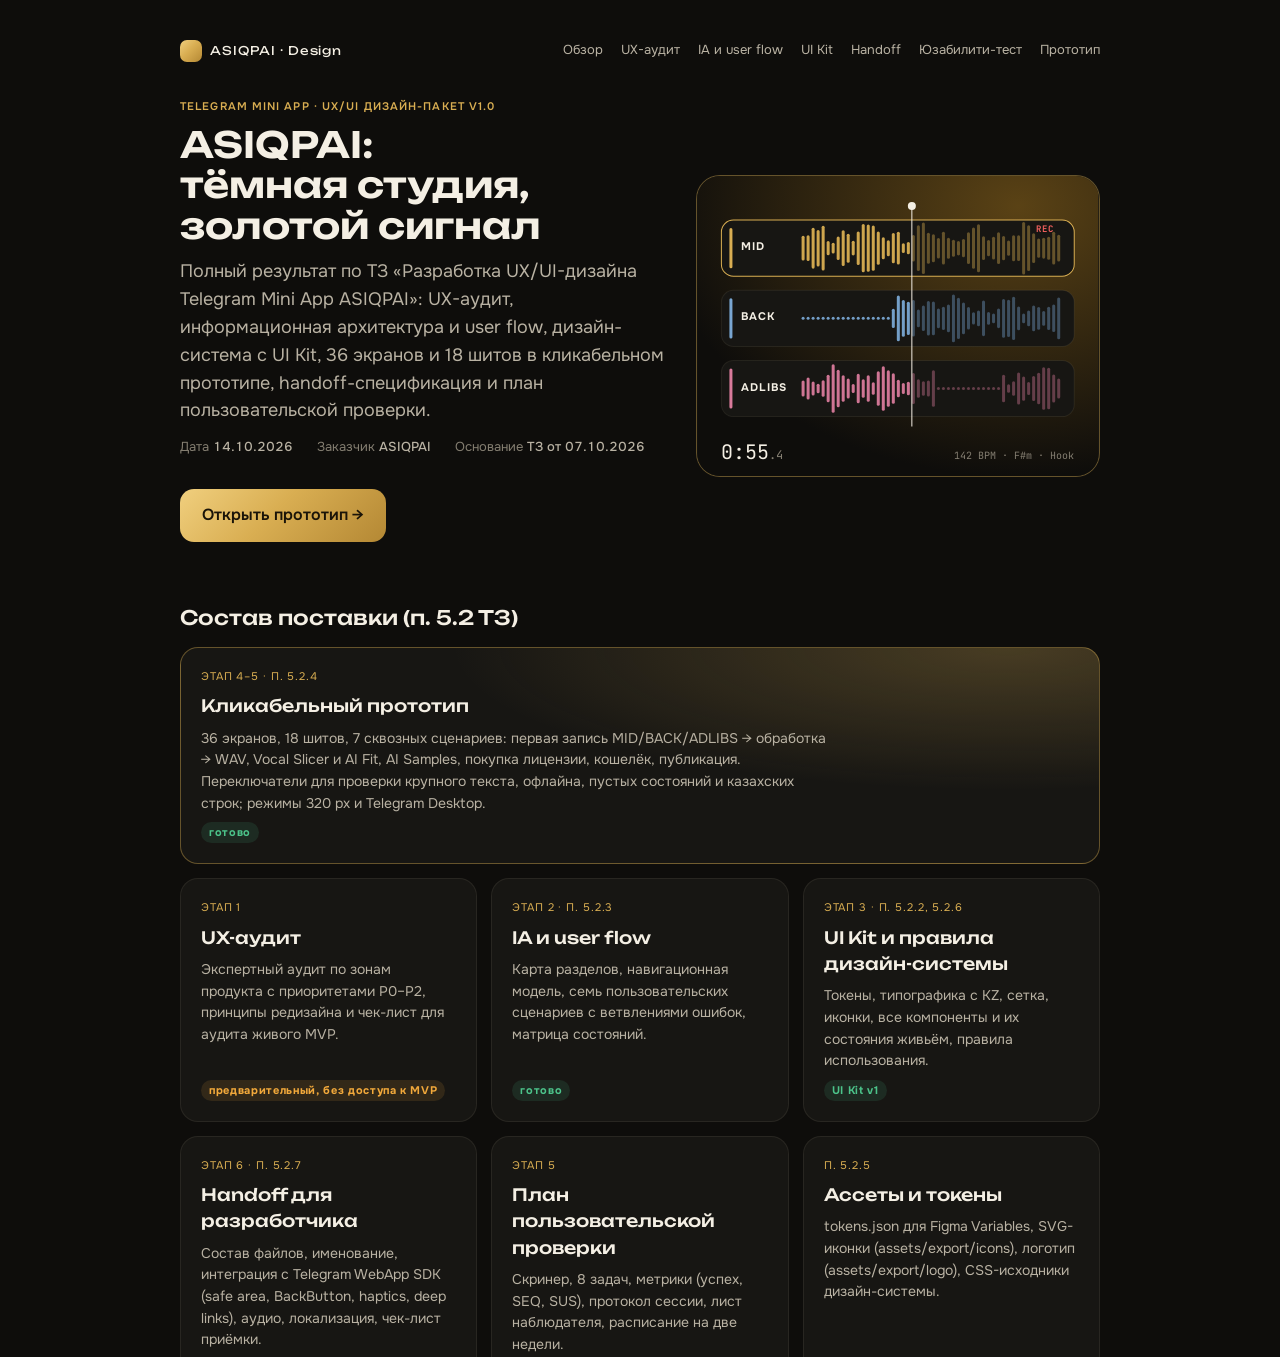
<file: index.html>
<!doctype html><html lang="ru"><head><meta charset="utf-8"><meta http-equiv="refresh" content="0; url=design/index.html"><title>ASIQPAI Design</title></head><body><a href="design/index.html">ASIQPAI — дизайн-пакет</a> · <a href="design/prototype.html">Прототип</a></body></html>
</file>
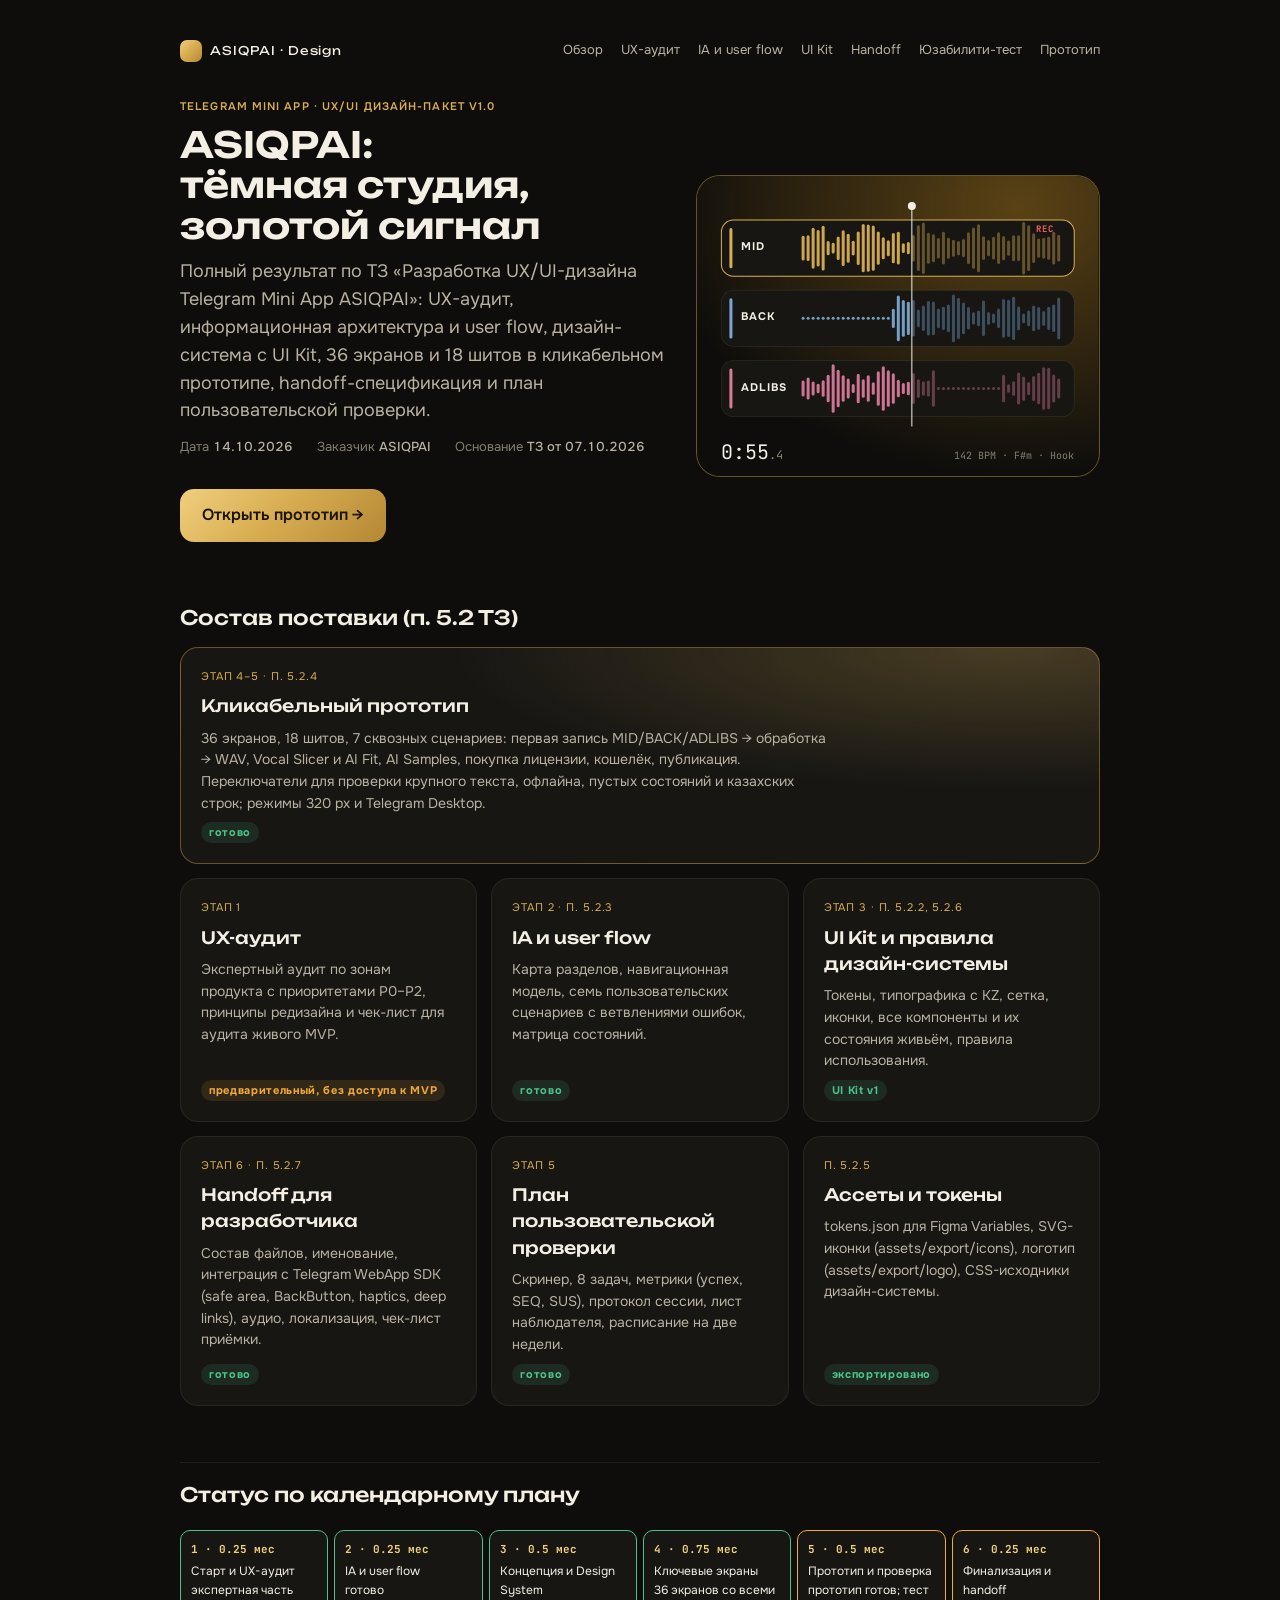
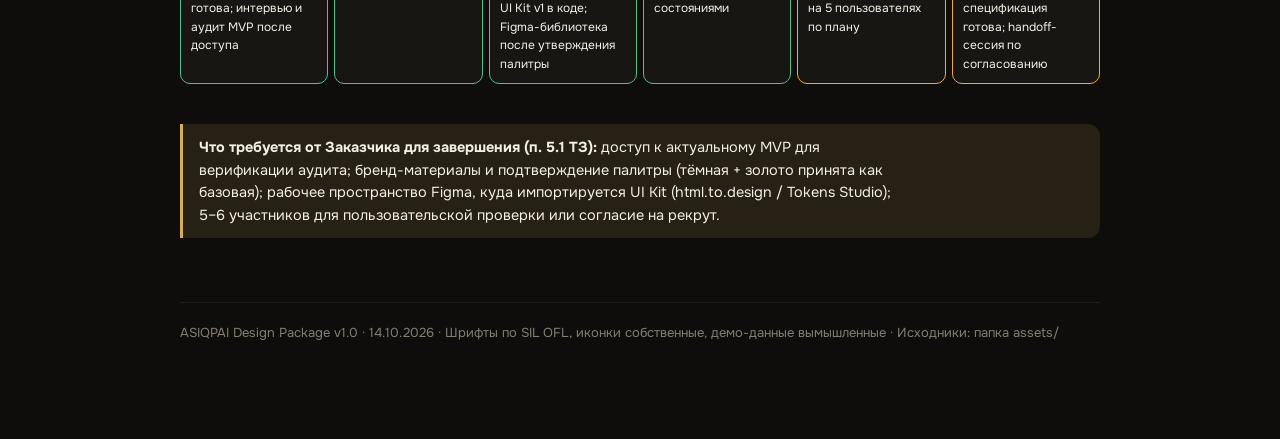
<file: design/index.html>
<!doctype html>
<html lang="ru">
<head>
<meta charset="utf-8">
<meta name="viewport" content="width=device-width, initial-scale=1">
<title>ASIQPAI Design Package</title>
<link rel="stylesheet" href="https://fonts.googleapis.com/css2?family=Unbounded:wght@500;600;700&family=Onest:wght@400;500;600;700&family=JetBrains+Mono:wght@400;500&display=swap">
<link rel="stylesheet" href="assets/css/tokens.css">
<link rel="stylesheet" href="docs/doc.css">
<style>
  .hero { display: grid; grid-template-columns: 1.2fr 1fr; gap: 32px; align-items: center; margin-bottom: 48px; }
  .hero__art { border-radius: 24px; overflow: hidden; border: 1px solid var(--gold-line); background: var(--surface-1); aspect-ratio: 4/3; position: relative; }
  .hero__art svg { width: 100%; height: 100%; display: block; }
  .cards { display: grid; grid-template-columns: repeat(auto-fit, minmax(260px, 1fr)); gap: 14px; margin-bottom: 40px; }
  .card { background: var(--surface-1); border: 1px solid var(--line); border-radius: 18px; padding: 20px; display: flex; flex-direction: column; gap: 8px; color: inherit; text-decoration: none; transition: border-color .2s, transform .15s; }
  .card:hover { border-color: var(--gold-line); transform: translateY(-2px); }
  .card .stage { font-size: 11px; text-transform: uppercase; letter-spacing: 0.08em; color: var(--gold); }
  .card h3 { margin: 0; font-family: var(--font-display); font-size: 17px; font-weight: 500; }
  .card p { font-size: 14px; color: var(--fg-2); margin: 0; }
  .card .st { margin-top: auto; align-self: flex-start; }
  .card--main { grid-column: 1 / -1; background: radial-gradient(110% 120% at 90% 0%, rgba(217,174,82,.25), transparent 55%), var(--surface-1); border-color: var(--gold-line); }
  .stages { display: grid; grid-template-columns: repeat(6, 1fr); gap: 6px; margin: 20px 0 40px; }
  .stages div { background: var(--surface-1); border: 1px solid var(--line); border-radius: 10px; padding: 10px; font-size: 12px; }
  .stages b { display: block; font-family: var(--font-mono); font-size: 11px; color: var(--gold-hi); margin-bottom: 4px; }
  .stages .done { border-color: var(--success); }
  .stages .part { border-color: var(--warning); }
  @media (max-width: 760px) { .hero { grid-template-columns: 1fr; } .stages { grid-template-columns: repeat(2, 1fr); } }
</style>
</head>
<body>
<main class="doc">
  <nav class="doc-nav"><span class="brand"><i></i>ASIQPAI · Design</span><a href="index.html">Обзор</a><a href="docs/01-ux-audit.html">UX-аудит</a><a href="docs/02-ia-userflow.html">IA и user flow</a><a href="uikit.html">UI Kit</a><a href="docs/03-handoff.html">Handoff</a><a href="docs/04-usability-test.html">Юзабилити-тест</a><a href="prototype.html">Прототип</a></nav>
  <div class="hero">
    <div>
      <p class="eyebrow">Telegram Mini App · UX/UI дизайн-пакет v1.0</p>
      <h1>ASIQPAI: тёмная студия, золотой сигнал</h1>
      <p class="lead">Полный результат по ТЗ «Разработка UX/UI-дизайна Telegram Mini App ASIQPAI»: UX-аудит, информационная архитектура и user flow, дизайн-система с UI Kit, 36 экранов и 18 шитов в кликабельном прототипе, handoff-спецификация и план пользовательской проверки.</p>
      <div class="meta"><span>Дата <b>14.10.2026</b></span><span>Заказчик <b>ASIQPAI</b></span><span>Основание <b>ТЗ от 07.10.2026</b></span></div>
      <p><a class="btn-link" href="prototype.html" style="display:inline-block;background:var(--gold-grad);color:var(--gold-ink);font-weight:600;padding:14px 22px;border-radius:14px;text-decoration:none">Открыть прототип →</a></p>
    </div>
    <div class="hero__art"><svg viewBox="0 0 400 300" id="art"></svg></div>
  </div>

  <h2 style="margin-top:0;border:0;padding:0">Состав поставки (п. 5.2 ТЗ)</h2>
  <div class="cards">
    <a class="card card--main" href="prototype.html"><span class="stage">Этап 4–5 · п. 5.2.4</span><h3>Кликабельный прототип</h3><p>36 экранов, 18 шитов, 7 сквозных сценариев: первая запись MID/BACK/ADLIBS → обработка → WAV, Vocal Slicer и AI Fit, AI Samples, покупка лицензии, кошелёк, публикация. Переключатели для проверки крупного текста, офлайна, пустых состояний и казахских строк; режимы 320 px и Telegram Desktop.</p><span class="st sev sev--ok">готово</span></a>
    <a class="card" href="docs/01-ux-audit.html"><span class="stage">Этап 1</span><h3>UX-аудит</h3><p>Экспертный аудит по зонам продукта с приоритетами P0–P2, принципы редизайна и чек-лист для аудита живого MVP.</p><span class="st sev sev--p1">предварительный, без доступа к MVP</span></a>
    <a class="card" href="docs/02-ia-userflow.html"><span class="stage">Этап 2 · п. 5.2.3</span><h3>IA и user flow</h3><p>Карта разделов, навигационная модель, семь пользовательских сценариев с ветвлениями ошибок, матрица состояний.</p><span class="st sev sev--ok">готово</span></a>
    <a class="card" href="uikit.html"><span class="stage">Этап 3 · п. 5.2.2, 5.2.6</span><h3>UI Kit и правила дизайн-системы</h3><p>Токены, типографика с KZ, сетка, иконки, все компоненты и их состояния живьём, правила использования.</p><span class="st sev sev--ok">UI Kit v1</span></a>
    <a class="card" href="docs/03-handoff.html"><span class="stage">Этап 6 · п. 5.2.7</span><h3>Handoff для разработчика</h3><p>Состав файлов, именование, интеграция с Telegram WebApp SDK (safe area, BackButton, haptics, deep links), аудио, локализация, чек-лист приёмки.</p><span class="st sev sev--ok">готово</span></a>
    <a class="card" href="docs/04-usability-test.html"><span class="stage">Этап 5</span><h3>План пользовательской проверки</h3><p>Скринер, 8 задач, метрики (успех, SEQ, SUS), протокол сессии, лист наблюдателя, расписание на две недели.</p><span class="st sev sev--ok">готово</span></a>
    <a class="card" href="assets/tokens.json"><span class="stage">п. 5.2.5</span><h3>Ассеты и токены</h3><p>tokens.json для Figma Variables, SVG-иконки (assets/export/icons), логотип (assets/export/logo), CSS-исходники дизайн-системы.</p><span class="st sev sev--ok">экспортировано</span></a>
  </div>

  <h2>Статус по календарному плану</h2>
  <div class="stages">
    <div class="done"><b>1 · 0.25 мес</b>Старт и UX-аудит<br><span class="c-3">экспертная часть готова; интервью и аудит MVP после доступа</span></div>
    <div class="done"><b>2 · 0.25 мес</b>IA и user flow<br><span class="c-3">готово</span></div>
    <div class="done"><b>3 · 0.5 мес</b>Концепция и Design System<br><span class="c-3">UI Kit v1 в коде; Figma-библиотека после утверждения палитры</span></div>
    <div class="done"><b>4 · 0.75 мес</b>Ключевые экраны<br><span class="c-3">36 экранов со всеми состояниями</span></div>
    <div class="part"><b>5 · 0.5 мес</b>Прототип и проверка<br><span class="c-3">прототип готов; тест на 5 пользователях по плану</span></div>
    <div class="part"><b>6 · 0.25 мес</b>Финализация и handoff<br><span class="c-3">спецификация готова; handoff-сессия по согласованию</span></div>
  </div>

  <div class="callout"><p><b>Что требуется от Заказчика для завершения (п. 5.1 ТЗ):</b> доступ к актуальному MVP для верификации аудита; бренд-материалы и подтверждение палитры (тёмная + золото принята как базовая); рабочее пространство Figma, куда импортируется UI Kit (html.to.design / Tokens Studio); 5–6 участников для пользовательской проверки или согласие на рекрут.</p></div>

  <div class="footer">ASIQPAI Design Package v1.0 · 14.10.2026 · Шрифты по SIL OFL, иконки собственные, демо-данные вымышленные · Исходники: папка assets/</div>
</main>
<script src="assets/js/icons.js"></script>
<script src="assets/js/data.js"></script>
<script src="assets/js/ui.js"></script>
<script>
(function(){
  var A = ASQ, s = '';
  s += '<defs><radialGradient id="rg" cx="80%" cy="10%" r="90%"><stop offset="0" stop-color="#5a4215"/><stop offset="1" stop-color="#0E0D0B"/></radialGradient></defs><rect width="400" height="300" fill="url(#rg)"/>';
  var lanes = [['MID','#D9AE52',70],['BACK','#79A6D2',140],['ADLIBS','#D97A9B',210]];
  lanes.forEach(function(l, li){
    s += '<rect x="24" y="'+(l[2]-26)+'" width="352" height="56" rx="12" fill="#171613" stroke="'+(li===0?'#D9AE52':'rgba(242,226,190,.08)')+'"/>';
    s += '<rect x="32" y="'+(l[2]-18)+'" width="3" height="40" rx="1.5" fill="'+l[1]+'"/>';
    s += '<text x="44" y="'+(l[2]+4)+'" font-family="Onest, sans-serif" font-size="11" font-weight="700" fill="#F4EFE4" letter-spacing="1">'+l[0]+'</text>';
    for (var i=0;i<52;i++){ var v = 4 + Math.abs(Math.sin(i*0.6+li*2)*14 + A.rand(li*7+i)*10); if (li===1 && i<18) v=1.5; if (li===2 && (i>26&&i<40)) v=1.5; s += '<rect x="'+(104+i*5)+'" y="'+(l[2]+2-v)+'" width="3" height="'+(v*2)+'" rx="1.5" fill="'+l[1]+'" opacity="'+(i<22?0.95:0.4)+'"/>'; }
  });
  s += '<line x1="214" y1="30" x2="214" y2="250" stroke="#F4EFE4" stroke-width="1"/><circle cx="214" cy="30" r="4" fill="#F4EFE4"/>';
  s += '<text x="24" y="282" font-family="JetBrains Mono, monospace" font-size="20" fill="#F4EFE4">0:55<tspan fill="#847E71" font-size="12">.4</tspan></text><text x="376" y="282" text-anchor="end" font-family="JetBrains Mono, monospace" font-size="10" fill="#847E71">142 BPM · F#m · Hook</text>';
  s += '<text x="356" y="56" text-anchor="end" font-family="JetBrains Mono, monospace" font-size="9" font-weight="700" fill="#F0605D" letter-spacing="1">REC</text>';
  document.getElementById('art').innerHTML = s;
})();
</script>
</body>
</html>
</file>
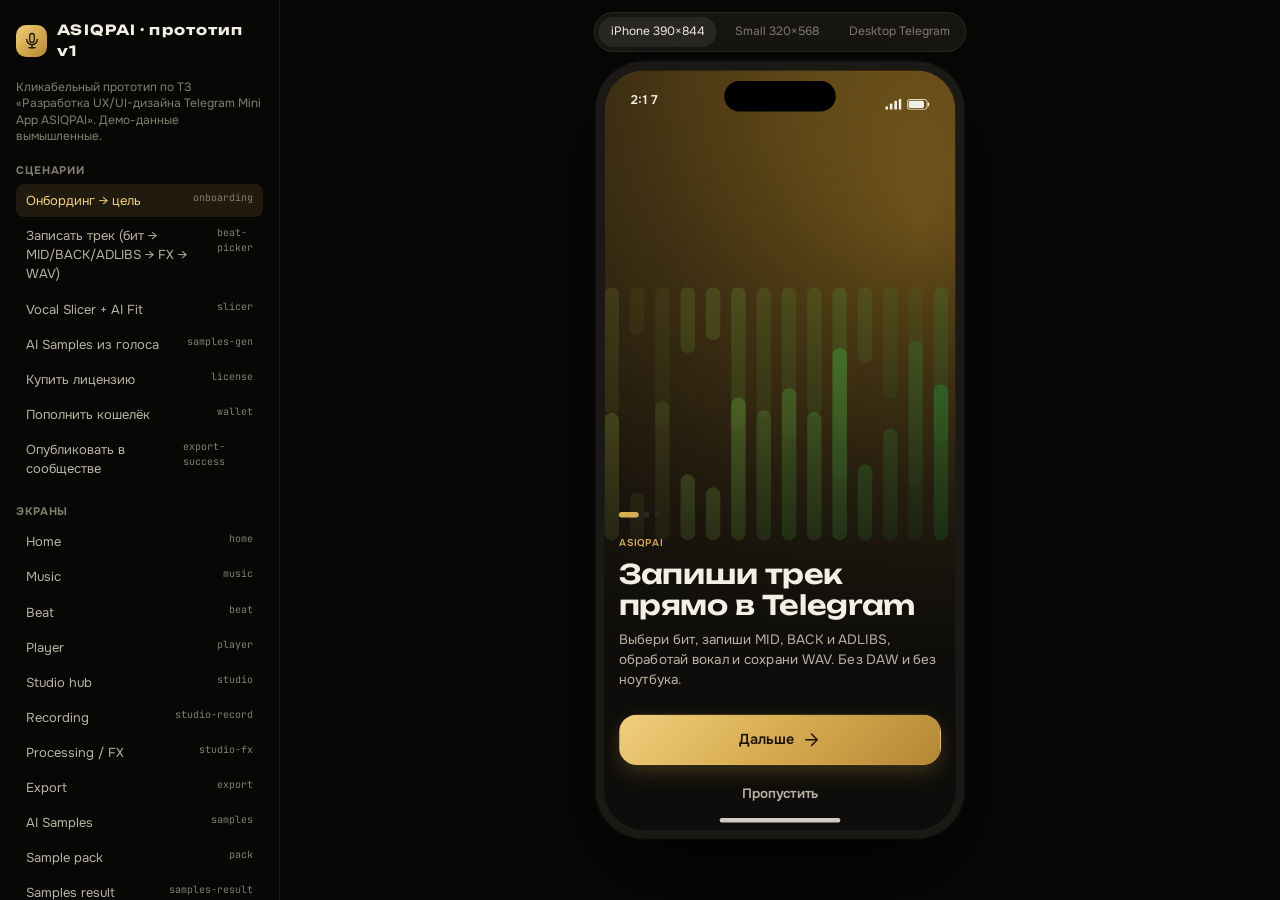
<file: design/prototype.html>
<!doctype html>
<html lang="ru">
<head>
<meta charset="utf-8">
<meta name="viewport" content="width=device-width, initial-scale=1, viewport-fit=cover">
<title>ASIQPAI Prototype</title>
<link rel="preconnect" href="https://fonts.googleapis.com"><link rel="preconnect" href="https://fonts.gstatic.com" crossorigin>
<link rel="stylesheet" href="https://fonts.googleapis.com/css2?family=Unbounded:wght@500;600;700&family=Onest:wght@400;500;600;700&family=JetBrains+Mono:wght@400;500&display=swap">
<link rel="stylesheet" href="assets/css/tokens.css">
<link rel="stylesheet" href="assets/css/components.css">
<link rel="stylesheet" href="assets/css/app.css">
<style>
  /* Prototype host chrome (not product UI) */
  html, body { height: 100%; }
  body { background: #070706; display: flex; flex-direction: column; min-height: 100%; }
  .host { flex: 1; display: grid; grid-template-columns: 280px 1fr; min-height: 0; }
  .side { border-right: 1px solid var(--line); padding: 20px 16px; overflow-y: auto; display: flex; flex-direction: column; gap: 18px; font-size: 13px; }
  .side h1 { font-family: var(--font-display); font-size: 14px; letter-spacing: 0.08em; margin: 0; display: flex; align-items: center; gap: 10px; }
  .side h2 { font-size: 11px; text-transform: uppercase; letter-spacing: 0.08em; color: var(--fg-3); margin: 0 0 6px; }
  .side .nav { display: flex; flex-direction: column; gap: 2px; }
  .side .nav button { text-align: left; background: none; border: 0; color: var(--fg-2); padding: 7px 10px; border-radius: 8px; font-size: 13px; display: flex; justify-content: space-between; gap: 8px; }
  .side .nav button:hover { background: var(--surface-1); color: var(--fg); }
  .side .nav button.is-active { background: var(--gold-wash); color: var(--gold-hi); }
  .side .nav button small { color: var(--fg-3); font-family: var(--font-mono); font-size: 10px; }
  .side label.row { justify-content: space-between; font-size: 13px; color: var(--fg-2); }
  .stage { display: flex; align-items: center; justify-content: center; padding: 24px; overflow: auto; position: relative; }
  .stage--wide .phone { width: min(100%, 900px); height: min(100%, 760px); border-radius: 16px; }
  .stage__bar { position: absolute; top: 12px; left: 50%; transform: translateX(-50%); display: flex; gap: 6px; background: var(--surface-1); border: 1px solid var(--line); border-radius: 999px; padding: 4px; }
  .stage__bar button { border: 0; background: none; color: var(--fg-3); font-size: 12px; padding: 6px 12px; border-radius: 999px; }
  .stage__bar button.is-active { background: var(--surface-3); color: var(--fg); }
  .menu-toggle { display: none; }
  body.no-chrome .host { grid-template-columns: 1fr; } body.no-chrome .side, body.no-chrome .stage__bar, body.no-chrome .menu-toggle { display: none !important; } body.no-chrome .stage { padding: 0; } body.no-chrome .phone { transform: none !important; width: 390px !important; height: 844px !important; border-radius: 0 !important; box-shadow: none !important; --safe-top: 54px; --safe-bottom: 24px; } body.no-chrome .phone__notch, body.no-chrome .phone__status, body.no-chrome .phone__home { display: block !important; } body.no-chrome .phone__status { display: flex !important; } body.no-chrome .stage { align-items: center; justify-content: center; }
  @media (max-width: 760px) {
    .host { grid-template-columns: 1fr; }
    .side { display: none; }
    .side.is-open { display: flex; position: fixed; inset: 0; z-index: 100; background: var(--bg); }
    .stage { padding: 0; }
    .stage__bar { display: none; }
    .phone { width: 100%; height: 100%; border-radius: 0; box-shadow: none; --safe-top: 12px; --safe-bottom: 12px; }
    .phone__notch, .phone__status, .phone__home { display: none; }
    .menu-toggle { display: grid; position: fixed; right: 12px; top: 12px; z-index: 101; }
  }
  @media (max-height: 900px) and (min-width: 761px) { .phone { transform: scale(0.9); transform-origin: center; } }
  @media (max-height: 820px) and (min-width: 761px) { .phone { transform: scale(0.82); } }
</style>
</head>
<body>
<div class="host">
  <aside class="side" id="side">
    <h1><span class="brand__mark">${ic}</span>ASIQPAI · прототип v1</h1>
    <p class="t-xs c-3" style="margin:0">Кликабельный прототип по ТЗ «Разработка UX/UI-дизайна Telegram Mini App ASIQPAI». Демо-данные вымышленные.</p>
    <div><h2>Сценарии</h2><div class="nav" id="nav-flows"></div></div>
    <div><h2>Экраны</h2><div class="nav" id="nav-screens"></div></div>
    <div><h2>Состояния</h2><div class="nav" id="nav-states"></div></div>
    <div><h2>Проверки</h2>
      <div class="stack" style="--gap:10px">
        <label class="row"><span>Крупный текст (+30%)</span><span class="switch"><input type="checkbox" id="opt-ts"></span></label>
        <label class="row"><span>Нет сети</span><span class="switch"><input type="checkbox" id="opt-offline"></span></label>
        <label class="row"><span>Пустая библиотека</span><span class="switch"><input type="checkbox" id="opt-empty"></span></label>
        <label class="row"><span>Длинные строки (KZ)</span><span class="switch"><input type="checkbox" id="opt-kz"></span></label>
      </div>
    </div>
    <p class="t-xs c-3" style="margin-top:auto">Esc — закрыть шит · ← — назад</p>
  </aside>
  <button class="icon-btn icon-btn--filled menu-toggle" id="menu-toggle" aria-label="Меню">${menu}</button>
  <main class="stage" id="stage">
    <div class="stage__bar"><button class="is-active" data-size="phone">iPhone 390×844</button><button data-size="small">Small 320×568</button><button data-size="wide">Desktop Telegram</button></div>
    <div class="phone" id="phone">
      <div class="phone__notch"></div>
      <div class="phone__status"><span id="clock">14:20</span><span class="row">${sig}</span></div>
      <div id="app" style="position:absolute;inset:0"></div>
      <div class="phone__home"></div>
    </div>
  </main>
</div>
<script src="assets/js/icons.js"></script>
<script src="assets/js/data.js"></script>
<script src="assets/js/ui.js"></script>
<script src="assets/js/screens/onboarding-home.js"></script>
<script src="assets/js/screens/music.js"></script>
<script src="assets/js/screens/studio.js"></script>
<script src="assets/js/screens/samples.js"></script>
<script src="assets/js/screens/community.js"></script>
<script src="assets/js/screens/wallet-library-profile.js"></script>
<script>
(function () {
  var A = ASQ;
  document.body.innerHTML = document.body.innerHTML
    .replace('${ic}', A.ic('mic', { style: '--ic:18px' })).replace('${menu}', A.ic('more'))
    .replace('${sig}', '<svg width="18" height="12" viewBox="0 0 18 12" fill="currentColor"><rect x="0" y="8" width="3" height="4" rx="1"/><rect x="5" y="5" width="3" height="7" rx="1"/><rect x="10" y="2" width="3" height="10" rx="1"/><rect x="15" y="0" width="3" height="12" rx="1"/></svg><svg width="26" height="12" viewBox="0 0 26 12" fill="none" stroke="currentColor"><rect x="0.5" y="0.5" width="22" height="11" rx="3"/><rect x="2" y="2" width="17" height="8" rx="2" fill="currentColor" stroke="none"/><path d="M24 4v4" stroke-width="1.5"/></svg>');

  var FLOWS = [
    ['Онбординг → цель', 'onboarding', {}, true],
    ['Записать трек (бит → MID/BACK/ADLIBS → FX → WAV)', 'beat-picker'],
    ['Vocal Slicer + AI Fit', 'slicer'],
    ['AI Samples из голоса', 'samples-gen'],
    ['Купить лицензию', 'license', { id: 'b1' }],
    ['Пополнить кошелёк', 'wallet'],
    ['Опубликовать в сообществе', 'export-success']
  ];
  var SCREENS = [
    ['Home', 'home', 'tab'], ['Music', 'music', 'tab'], ['Beat', 'beat', { id: 'b1' }], ['Player', 'player'], ['Studio hub', 'studio', 'tab'], ['Recording', 'studio-record', { id: 'p1' }], ['Processing / FX', 'studio-fx'], ['Export', 'export'],
    ['AI Samples', 'samples'], ['Sample pack', 'pack', { id: 's1' }], ['Samples result', 'samples-result'], ['Community', 'community', 'tab'], ['Post', 'post', { id: 'c1' }], ['Wallet', 'wallet'], ['Plans', 'plans'], ['Library', 'library', 'tab'], ['Profile', 'profile'], ['Settings', 'settings'], ['Notifications', 'notifications']
  ];
  var STATES = [
    ['Loading (skeleton)', 'loading'], ['Empty: поиск', 'music', { empty: true }], ['Empty: кошелёк', 'wallet', { empty: true }], ['AI: прогресс', 'ai-progress', { title: 'AI Fit', steps: ['Анализ', 'Тайминг', 'Тон', 'Рендер'], next: 'studio-fx', cost: 50, fail: true }], ['AI: ошибка', 'ai-error', {}], ['Success: покупка', 'purchase-success', { id: 'b1' }], ['Нет сети', 'offline'], ['Нет микрофона', 'mic-denied'], ['Мало кредитов', 'low-credits'], ['Техработы', 'maintenance']
  ];
  function navHtml(list, id) {
    document.getElementById(id).innerHTML = list.map(function (x, i) { return '<button data-i="' + i + '"><span>' + x[0] + '</span><small>' + x[1] + '</small></button>'; }).join('');
    document.getElementById(id).addEventListener('click', function (e) { var b = e.target.closest('button'); if (!b) return; var x = list[+b.dataset.i]; open(x); closeMenu(); });
  }
  function open(x) {
    A.state.playing = null; A.state.playPaused = true; A.state.studio.recording = false; clearInterval(A._aiT); clearInterval(A._recT);
    if (x[2] === 'tab') { A.setTab(x[1]); return; }
    var home = { home: 1, music: 1, studio: 1, community: 1, library: 1 };
    A.state.stack = []; A.state.tab = ({ 'studio-record': 'studio', 'studio-fx': 'studio', export: 'studio', slicer: 'studio', samples: 'studio', pack: 'studio', 'samples-gen': 'studio', 'samples-result': 'studio', beat: 'music', license: 'music', player: 'music', post: 'community', wallet: 'home', plans: 'home', profile: 'home', settings: 'home', notifications: 'home', 'beat-picker': 'studio' })[x[1]] || 'home';
    if (home[x[1]]) A.setTab(x[1]); else A.go(x[1], x[2] || {});
    if (x[1] === 'player') { A.state.playing = 'b1'; A.state.playPaused = false; A.render(); }
  }
  navHtml(FLOWS, 'nav-flows'); navHtml(SCREENS, 'nav-screens'); navHtml(STATES, 'nav-states');

  A.onRender = function (cur) {
    document.querySelectorAll('.side .nav button').forEach(function (b) { b.classList.toggle('is-active', b.querySelector('small').textContent === cur.name); });
  };
  A.mount(document.getElementById('app'));
  // Deep link: prototype.html?screen=<id>[&id=<param>] or #<id> opens a screen directly
  var q = new URLSearchParams(location.search); var want = q.get('screen') || (location.hash || '').slice(1);
  var all = SCREENS.concat(STATES).concat(FLOWS); var hit = all.filter(function (x) { return x[1] === want; })[0];
  if (hit) { var h2 = hit.slice(); if (q.get('id')) h2[2] = { id: q.get('id') }; open(h2); if (q.get('sheet') && A.sheets[q.get('sheet')]) setTimeout(function () { A.sheets[q.get('sheet')]({}); }, 300); }
  else A.go('onboarding', { step: 0 });
  if (q.get('chrome') === '0') document.body.classList.add('no-chrome');

  // host options
  var phone = document.getElementById('phone');
  document.getElementById('opt-ts').addEventListener('change', function (e) { phone.style.setProperty('--ts', e.target.checked ? 1.3 : 1); });
  document.getElementById('opt-offline').addEventListener('change', function (e) { A.state.offline = e.target.checked; A.render(); });
  document.getElementById('opt-empty').addEventListener('change', function (e) { A.state.demoFlags.emptyLibrary = e.target.checked; A.setTab('library'); });
  document.getElementById('opt-kz').addEventListener('change', function (e) {
    if (e.target.checked) { A.DATA.me.name = 'ARMANBEK ЖАҢАБЕРГЕНОВ'; A.DATA.projects[0].title = 'Түнгі жол — үшінші дубль (қара нұсқа)'; A.DATA.beats[0].title = 'Night Drive (Qazaqsha remix)'; } else { A.DATA.me.name = 'ARMAN.K'; A.DATA.projects[0].title = 'Night Drive — take 3'; A.DATA.beats[0].title = 'Night Drive'; }
    A.render();
  });
  var stage = document.getElementById('stage');
  stage.querySelector('.stage__bar').addEventListener('click', function (e) { var b = e.target.closest('button'); if (!b) return; stage.querySelectorAll('.stage__bar button').forEach(function (x) { x.classList.remove('is-active'); }); b.classList.add('is-active'); var s = b.dataset.size; stage.classList.toggle('stage--wide', s === 'wide'); phone.classList.toggle('phone--flat', s === 'wide'); phone.style.width = s === 'small' ? '320px' : ''; phone.style.height = s === 'small' ? '568px' : ''; A.render(); });
  document.addEventListener('keydown', function (e) { if (e.key === 'Escape') A.dismiss(); if (e.key === 'ArrowLeft' && e.target.tagName !== 'INPUT') A.back(); });
  function closeMenu() { document.getElementById('side').classList.remove('is-open'); }
  document.getElementById('menu-toggle').addEventListener('click', function () { document.getElementById('side').classList.toggle('is-open'); });
  setInterval(function () { var d = new Date(); document.getElementById('clock').textContent = d.getHours() + ':' + (d.getMinutes() < 10 ? '0' : '') + d.getMinutes(); }, 1000);
})();
</script>
</body>
</html>
</file>
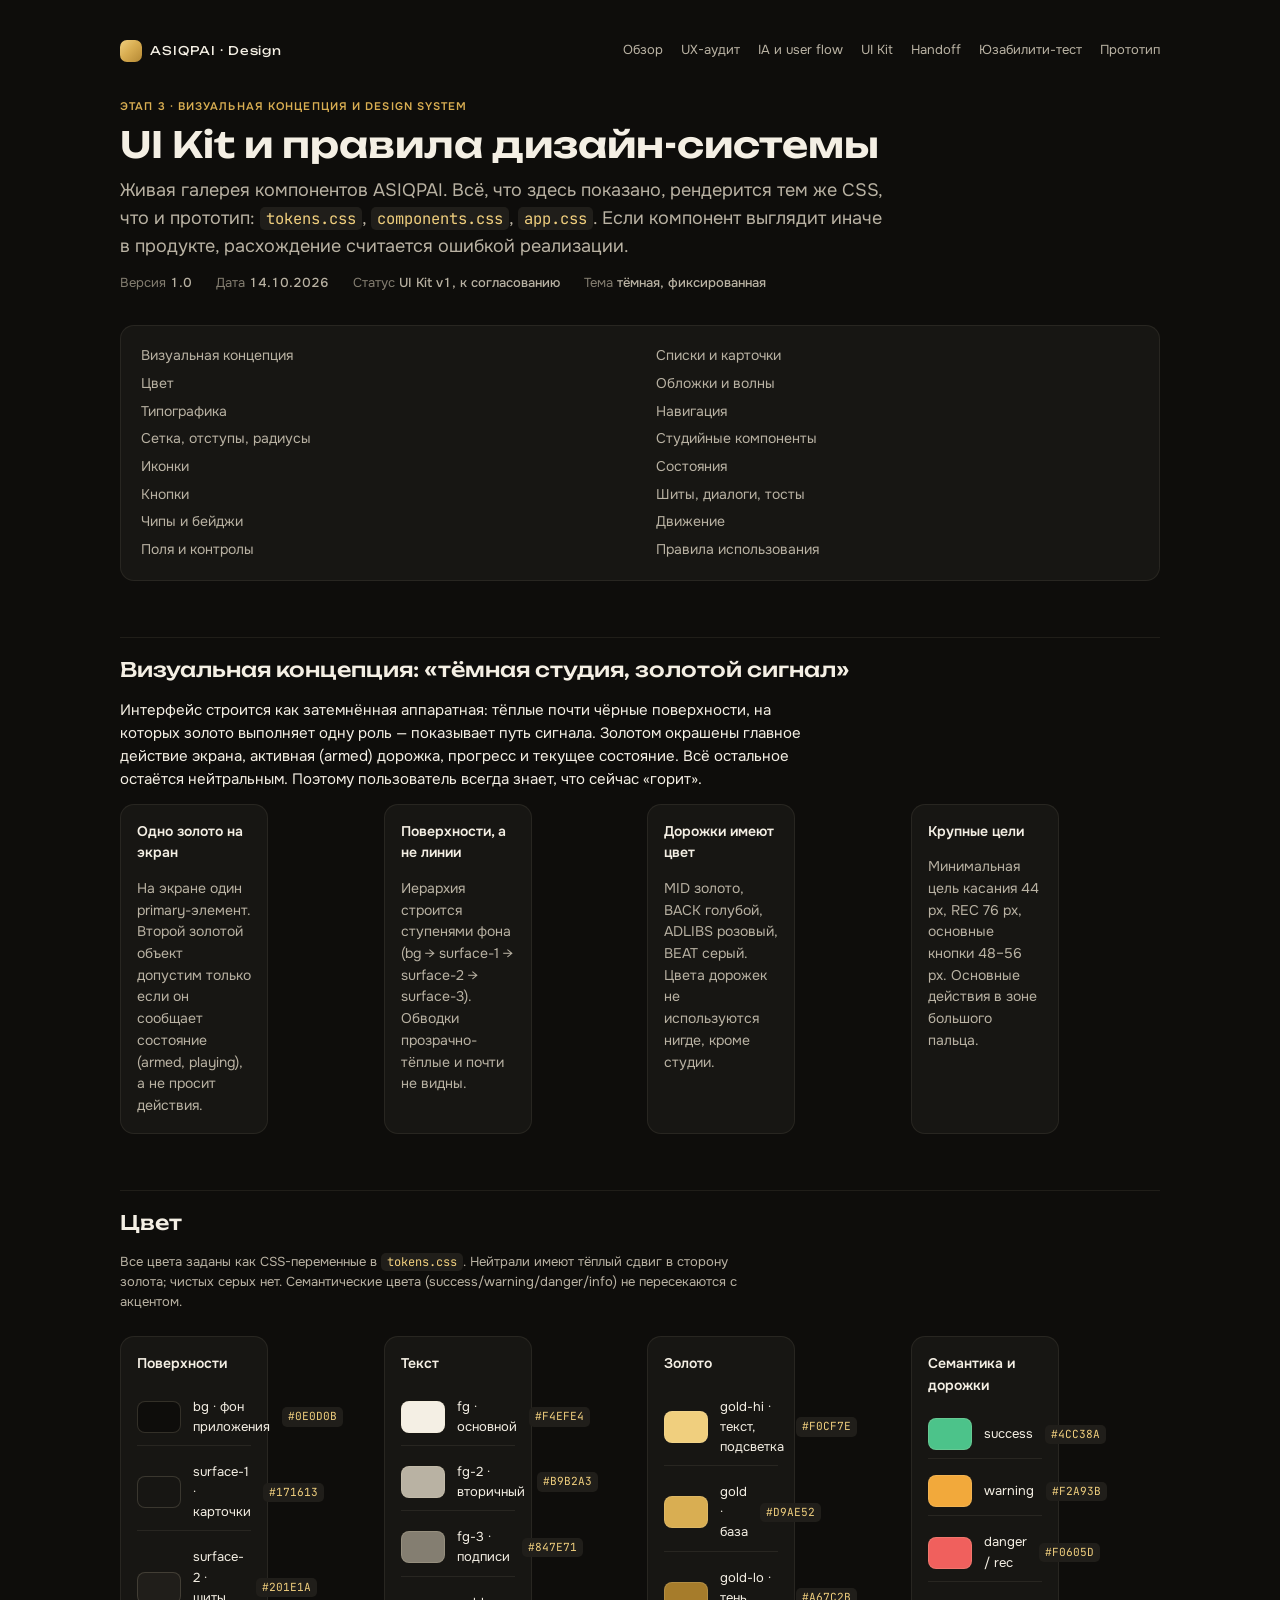
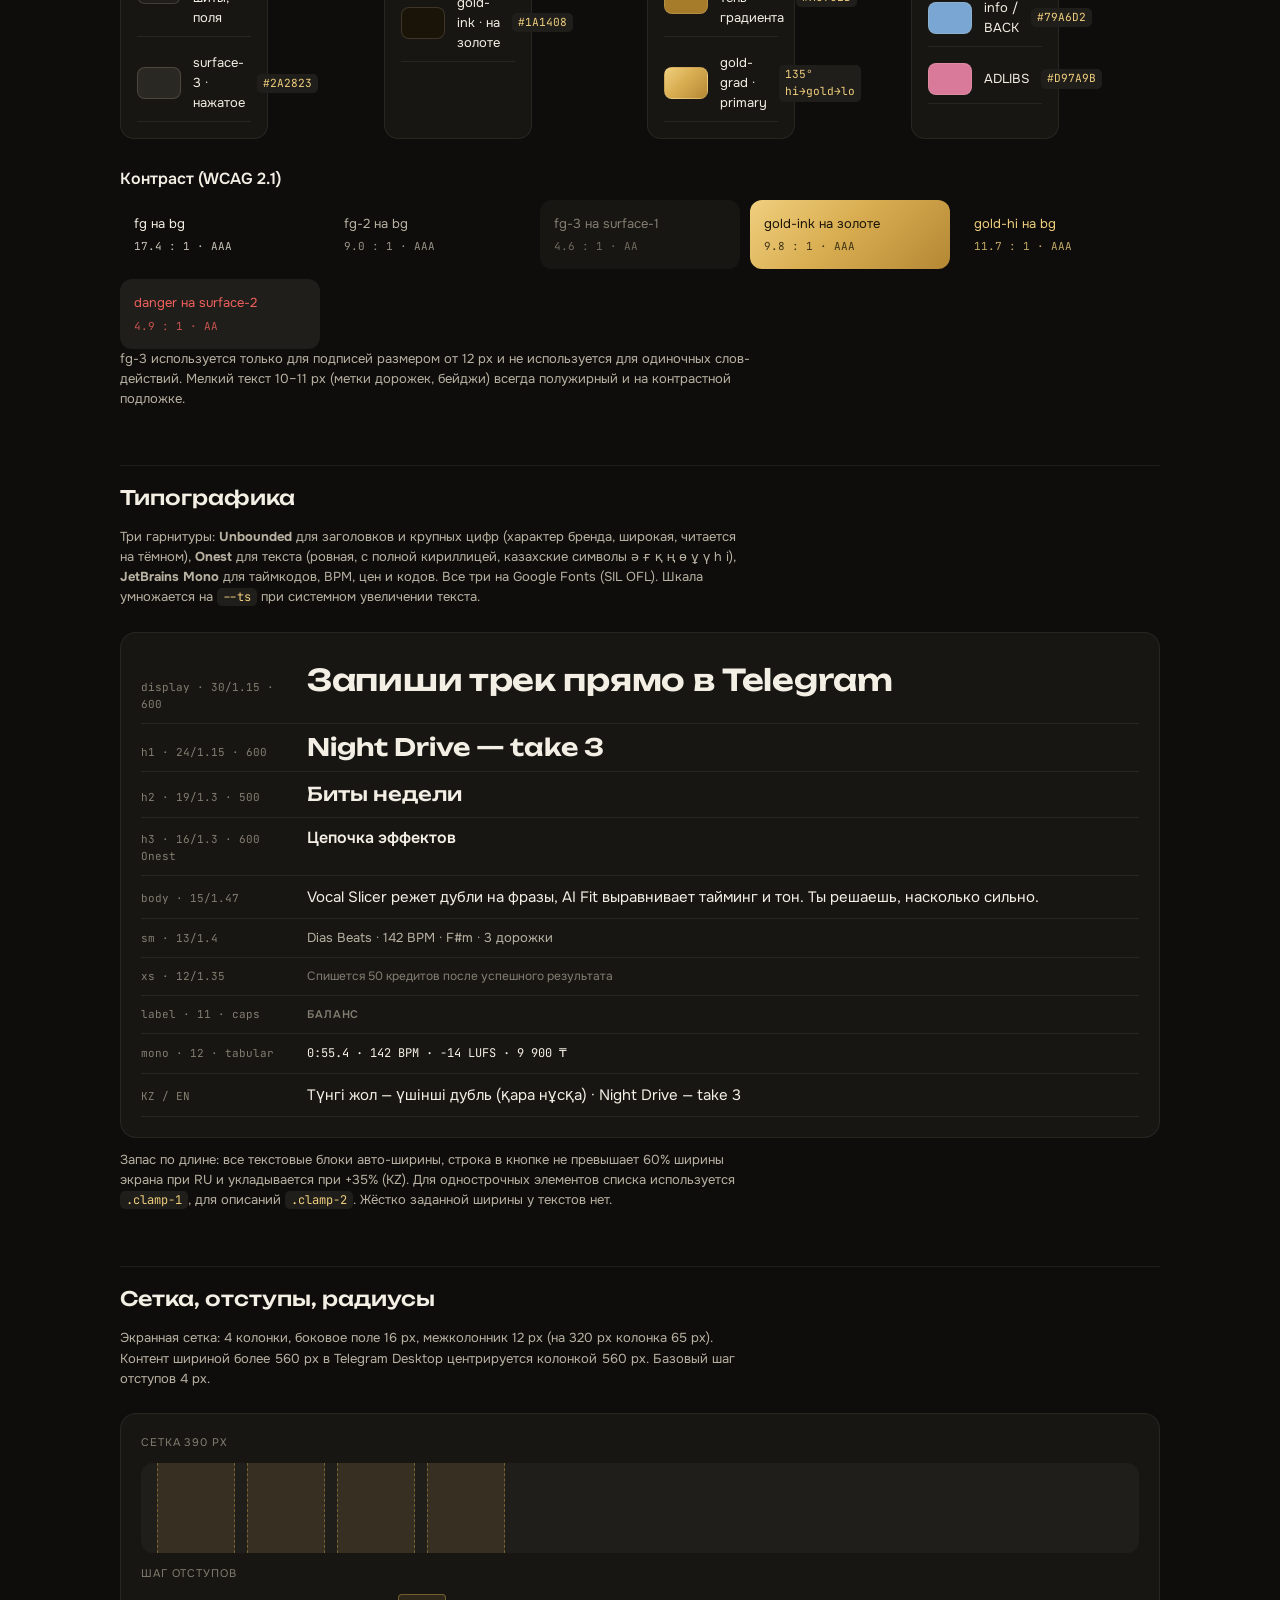
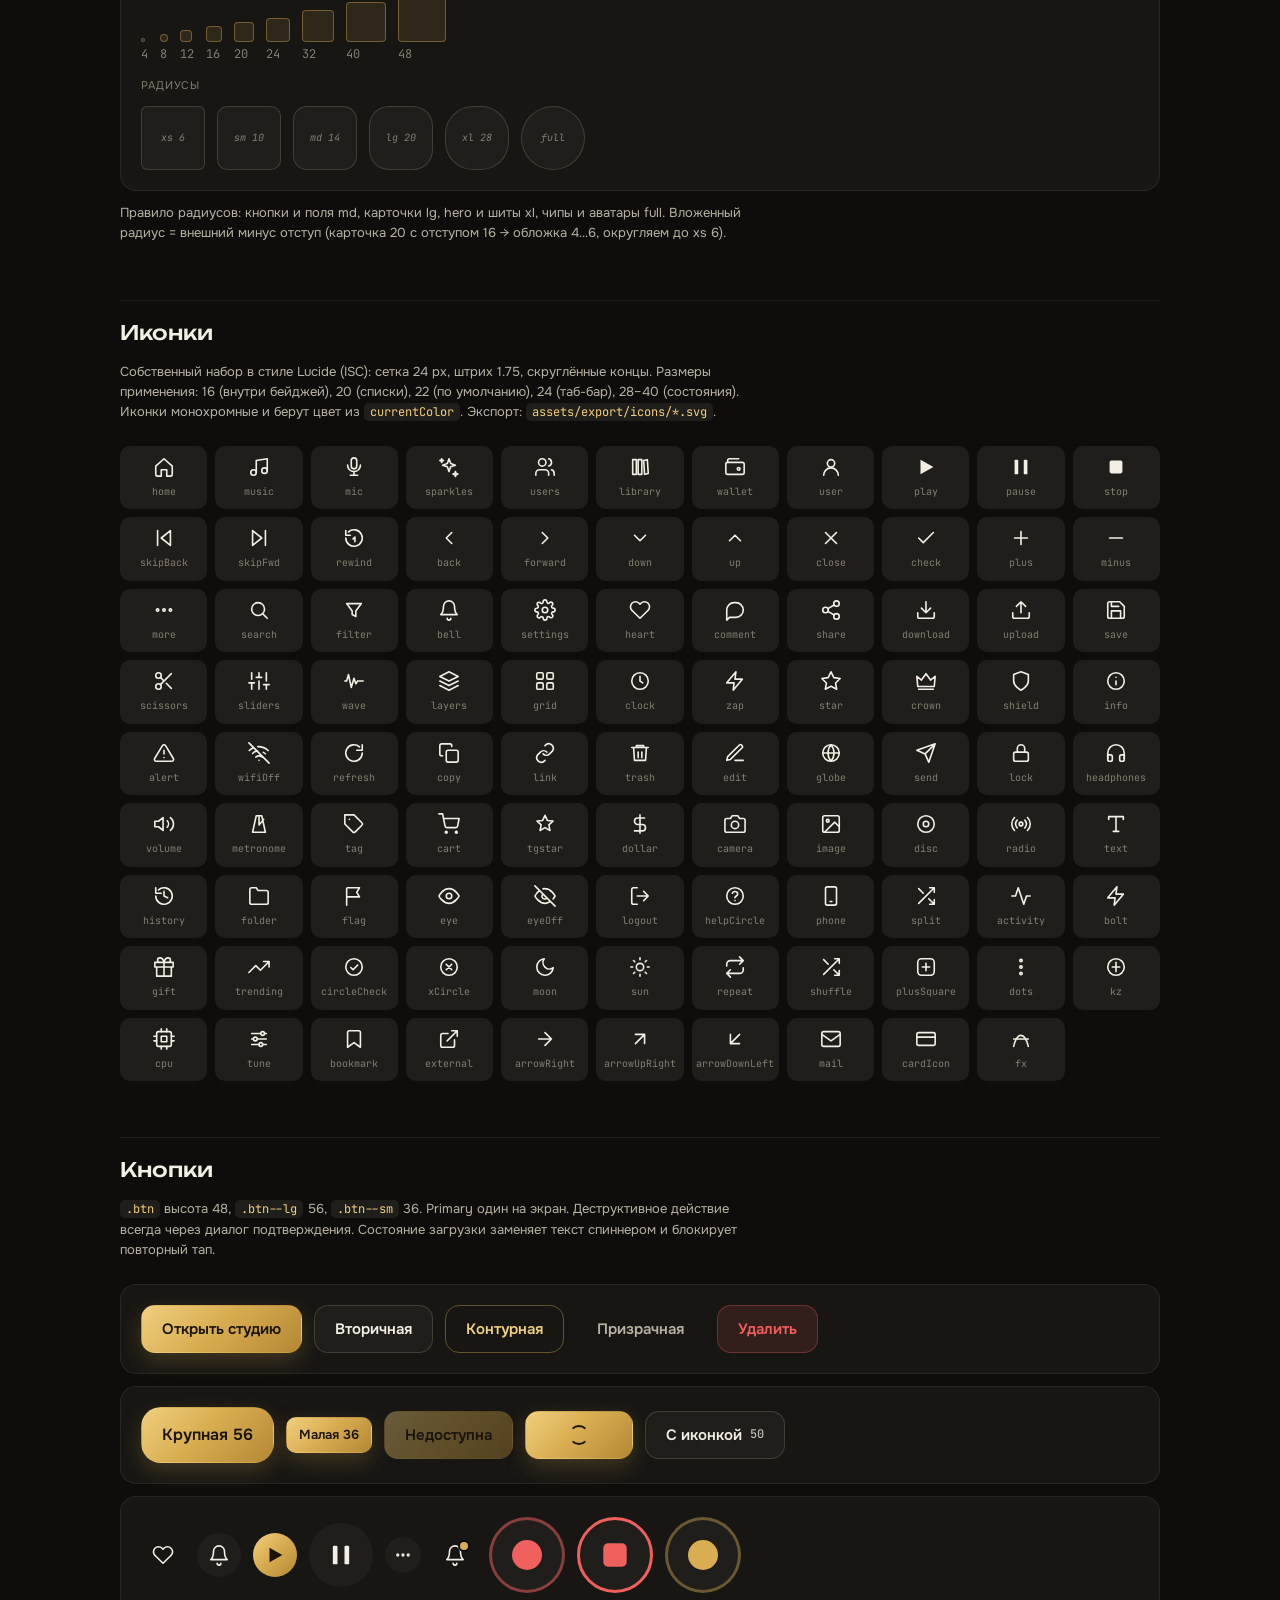
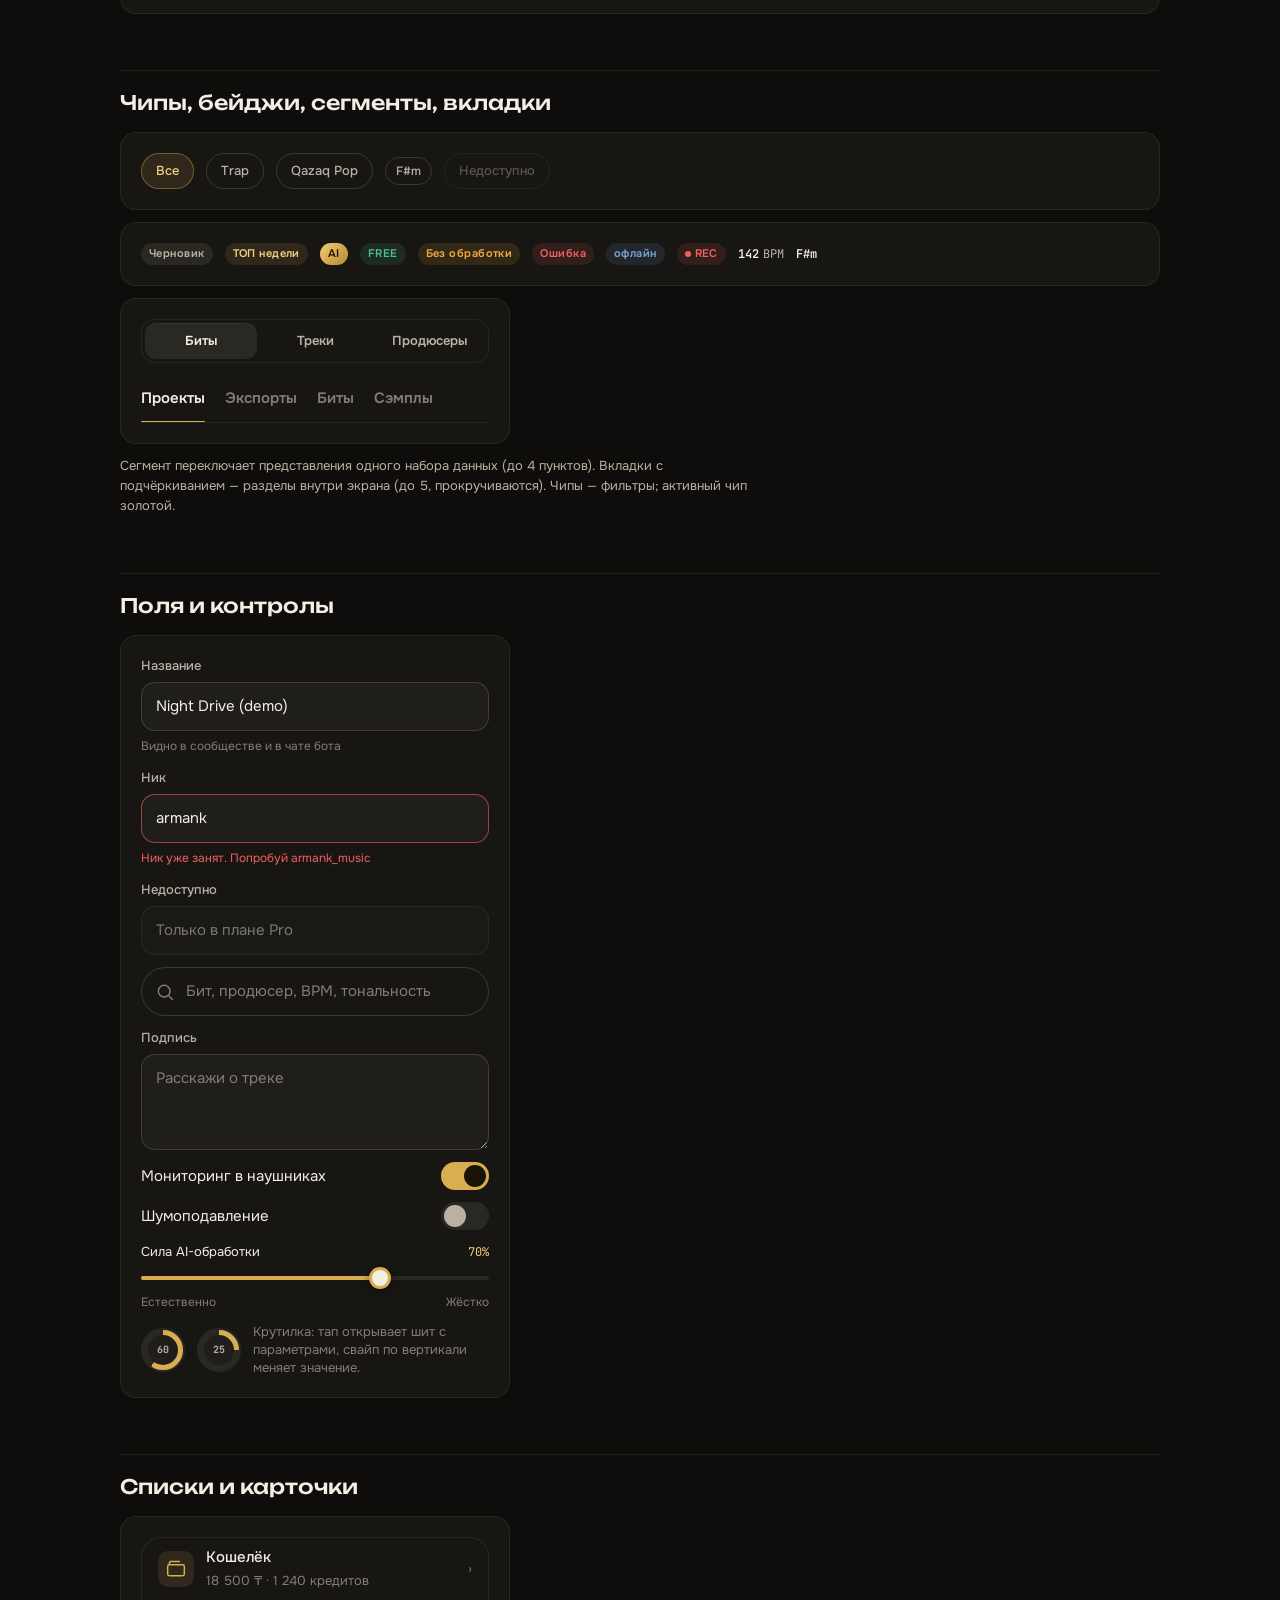
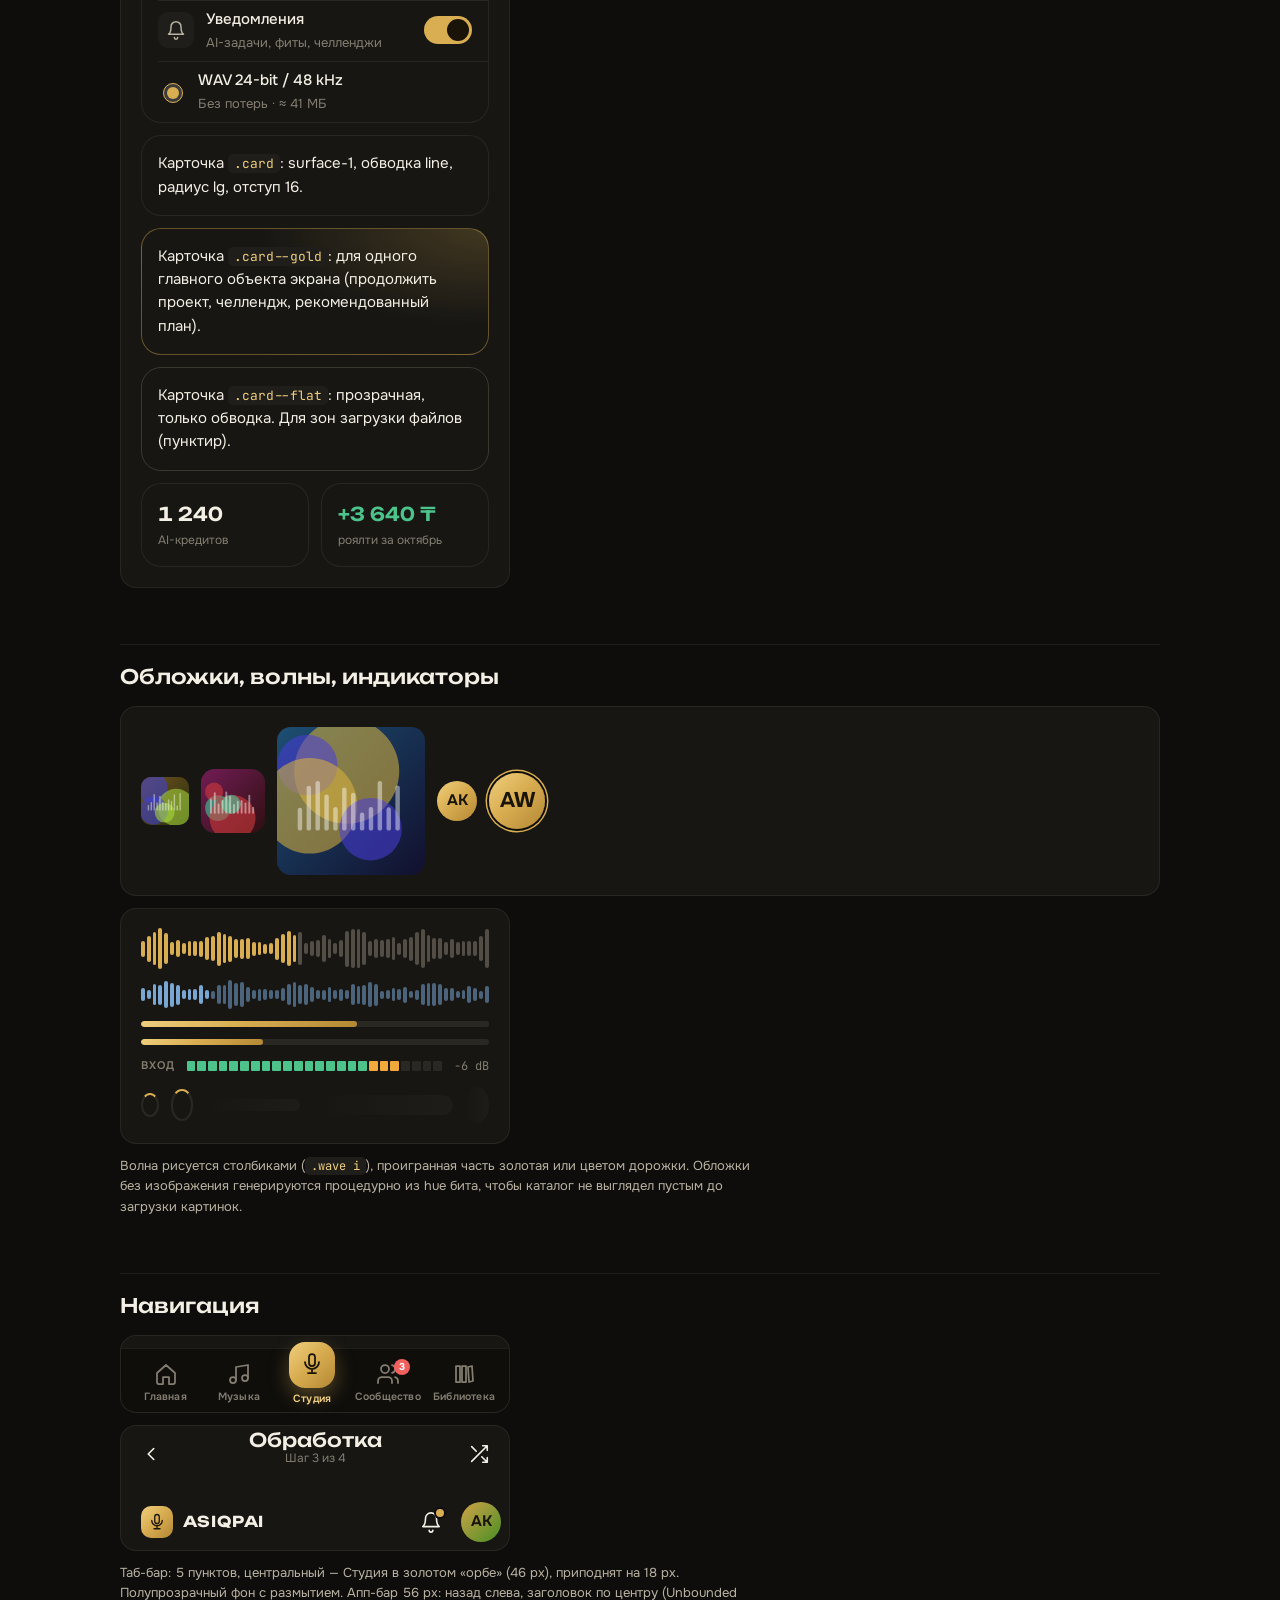
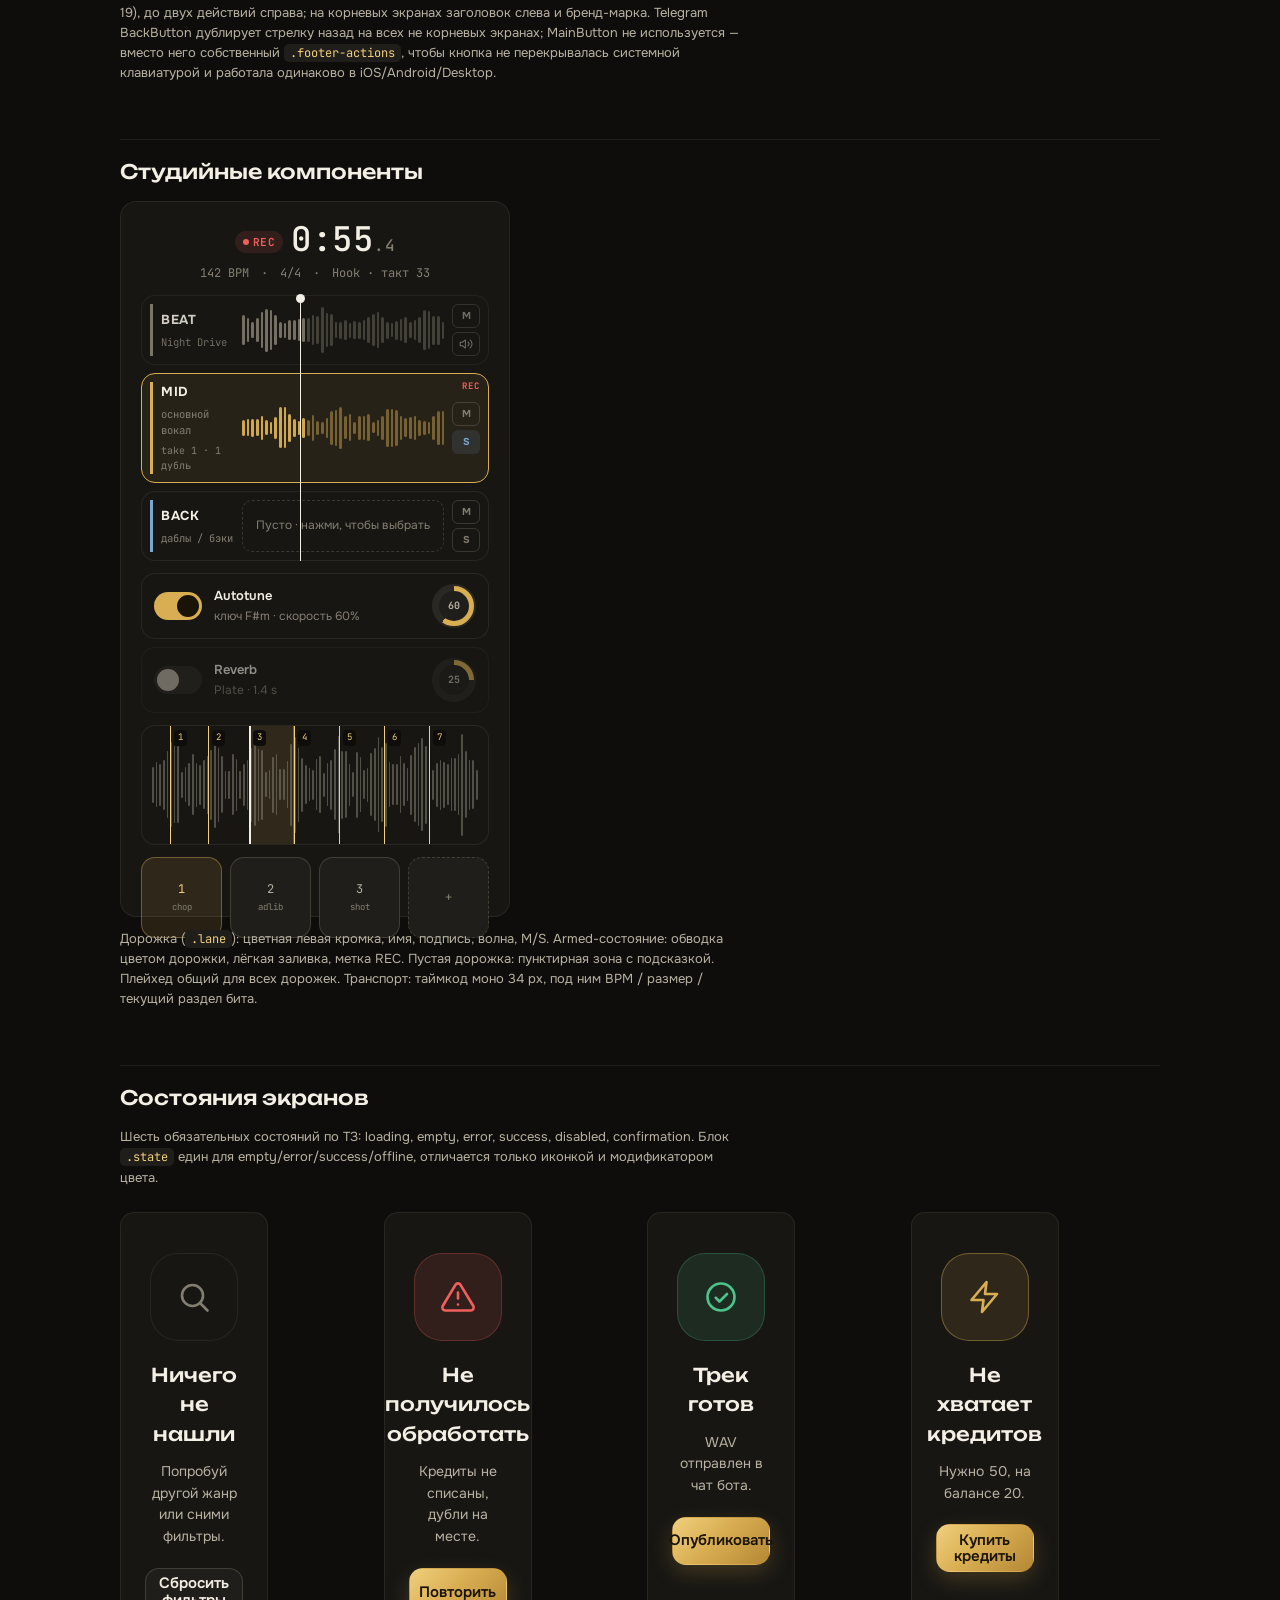
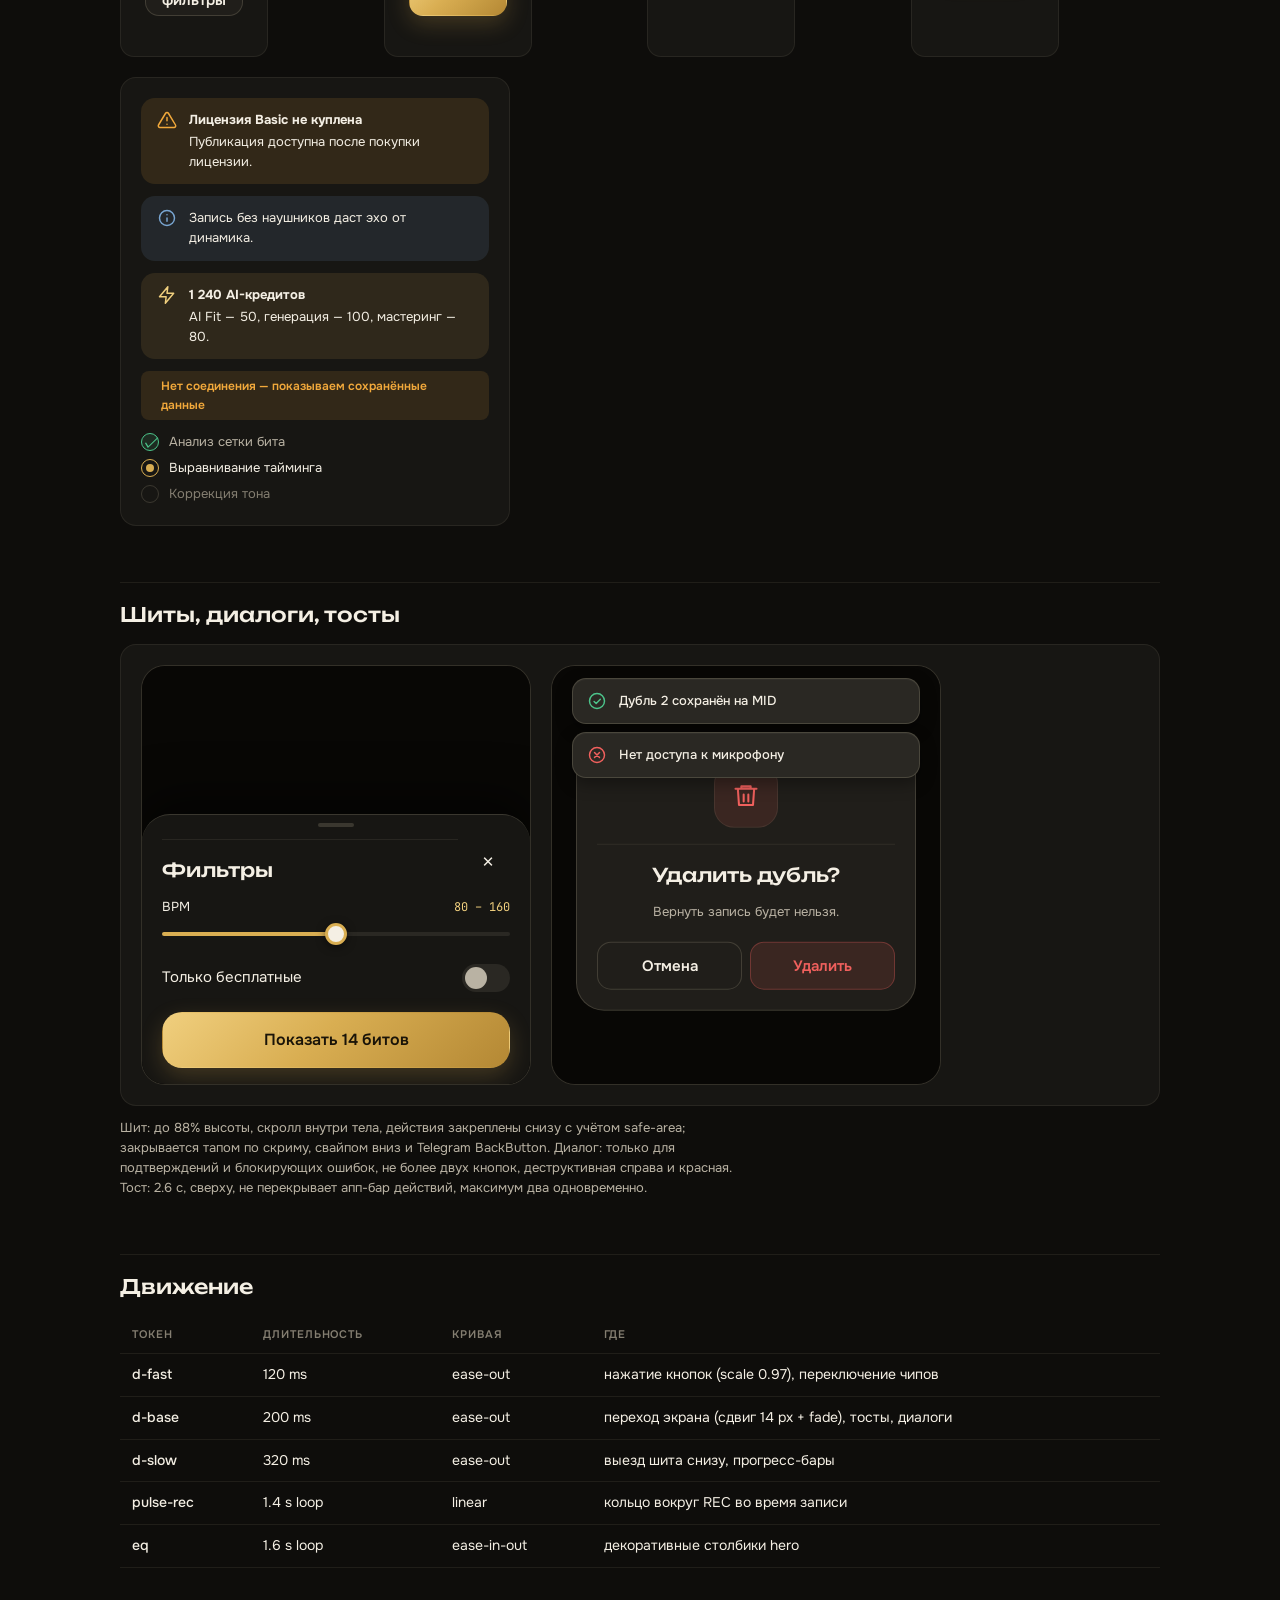
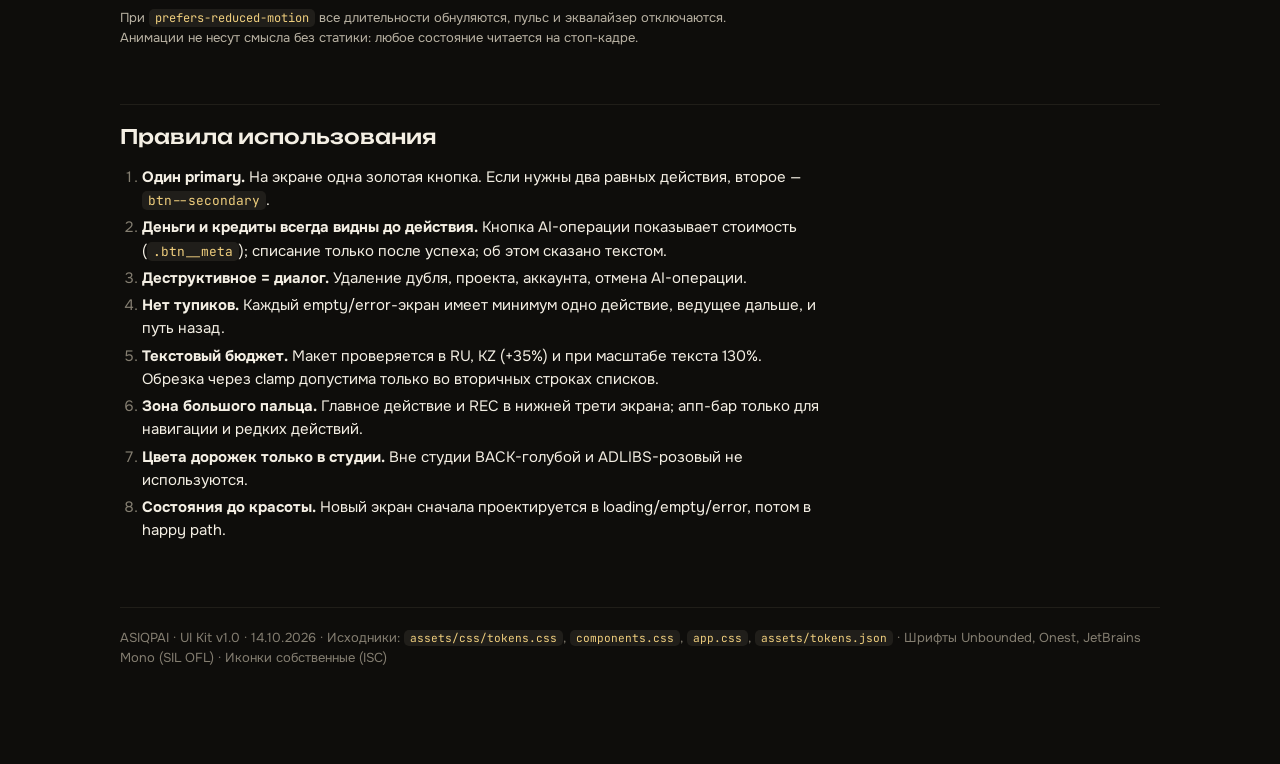
<file: design/uikit.html>
<!doctype html>
<html lang="ru">
<head>
<meta charset="utf-8">
<meta name="viewport" content="width=device-width, initial-scale=1">
<title>ASIQPAI UI Kit</title>
<link rel="stylesheet" href="https://fonts.googleapis.com/css2?family=Unbounded:wght@500;600;700&family=Onest:wght@400;500;600;700&family=JetBrains+Mono:wght@400;500&display=swap">
<link rel="stylesheet" href="assets/css/tokens.css">
<link rel="stylesheet" href="assets/css/components.css">
<link rel="stylesheet" href="assets/css/app.css">
<link rel="stylesheet" href="docs/doc.css">
<style>
  body { font-size: 15px; }
  .doc { max-width: 1080px; }
  .demo { background: var(--surface-1); border: 1px solid var(--line); border-radius: 16px; padding: 20px; margin: 0 0 12px; display: flex; flex-wrap: wrap; gap: 12px; align-items: center; --gutter: 20px; }
  .demo--col { flex-direction: column; align-items: stretch; }
  .demo--phone { max-width: 390px; }
  .demo__label { width: 100%; font-size: 11px; text-transform: uppercase; letter-spacing: 0.08em; color: var(--fg-3); }
  .spec { font-size: 13px; color: var(--fg-2); margin: 0 0 24px; }
  .spec code { font-size: 12px; }
  .type-row { display: grid; grid-template-columns: 150px 1fr; gap: 16px; align-items: baseline; padding: 10px 0; border-bottom: 1px solid var(--line); }
  .type-row small { font-family: var(--font-mono); font-size: 11px; color: var(--fg-3); }
  .space-row { display: flex; align-items: flex-end; gap: 12px; }
  .space-row i { display: block; background: var(--gold-wash); border: 1px solid var(--gold-line); border-radius: 4px; }
  .radius-row { display: flex; gap: 12px; flex-wrap: wrap; }
  .radius-row i { width: 64px; height: 64px; background: var(--surface-2); border: 1px solid var(--line-strong); display: grid; place-items: center; font-family: var(--font-mono); font-size: 10px; color: var(--fg-3); }
  .icon-grid { display: grid; grid-template-columns: repeat(auto-fill, minmax(84px, 1fr)); gap: 8px; }
  .icon-grid div { display: flex; flex-direction: column; align-items: center; gap: 6px; padding: 10px 4px; border-radius: 10px; background: var(--surface-2); font-family: var(--font-mono); font-size: 10px; color: var(--fg-3); overflow: hidden; }
  .icon-grid .ic { --ic: 22px; color: var(--fg); }
  .contrast { display: grid; grid-template-columns: repeat(auto-fit, minmax(180px, 1fr)); gap: 10px; }
  .contrast div { padding: 14px; border-radius: 12px; font-size: 13px; display: flex; flex-direction: column; gap: 4px; }
  .contrast small { font-family: var(--font-mono); font-size: 11px; opacity: 0.8; }
  .grid-demo { position: relative; height: 90px; background: var(--surface-2); border-radius: 12px; overflow: hidden; }
  .grid-demo i { position: absolute; top: 0; bottom: 0; background: var(--gold-wash); border-inline: 1px dashed var(--gold-line); }
  .overlay-demo { position: relative; height: 420px; width: 100%; max-width: 390px; border-radius: 24px; overflow: hidden; background: var(--bg); border: 1px solid var(--line-strong); --safe-bottom: 0px; --safe-top: 0px; }
  .overlay-demo .sheet, .overlay-demo .dialog, .overlay-demo .scrim { animation: none; }
  .overlay-demo .tabbar { position: absolute; }
  .lane-demo { position: relative; }
</style>
</head>
<body>
<main class="doc">
  <nav class="doc-nav"><span class="brand"><i></i>ASIQPAI · Design</span><a href="index.html">Обзор</a><a href="docs/01-ux-audit.html">UX-аудит</a><a href="docs/02-ia-userflow.html">IA и user flow</a><a href="uikit.html">UI Kit</a><a href="docs/03-handoff.html">Handoff</a><a href="docs/04-usability-test.html">Юзабилити-тест</a><a href="prototype.html">Прототип</a></nav>
  <p class="eyebrow">Этап 3 · Визуальная концепция и Design System</p>
  <h1>UI Kit и правила дизайн-системы</h1>
  <p class="lead">Живая галерея компонентов ASIQPAI. Всё, что здесь показано, рендерится тем же CSS, что и прототип: <code>tokens.css</code>, <code>components.css</code>, <code>app.css</code>. Если компонент выглядит иначе в продукте, расхождение считается ошибкой реализации.</p>
  <div class="meta"><span>Версия <b>1.0</b></span><span>Дата <b>14.10.2026</b></span><span>Статус <b>UI Kit v1, к согласованию</b></span><span>Тема <b>тёмная, фиксированная</b></span></div>

  <div class="toc">
    <a href="#concept">Визуальная концепция</a><a href="#color">Цвет</a><a href="#type">Типографика</a><a href="#layout">Сетка, отступы, радиусы</a><a href="#icons">Иконки</a>
    <a href="#buttons">Кнопки</a><a href="#chips">Чипы и бейджи</a><a href="#forms">Поля и контролы</a><a href="#lists">Списки и карточки</a><a href="#media">Обложки и волны</a>
    <a href="#nav">Навигация</a><a href="#studio">Студийные компоненты</a><a href="#states">Состояния</a><a href="#overlays">Шиты, диалоги, тосты</a><a href="#motion">Движение</a><a href="#rules">Правила использования</a>
  </div>

  <h2 id="concept">Визуальная концепция: «тёмная студия, золотой сигнал»</h2>
  <p>Интерфейс строится как затемнённая аппаратная: тёплые почти чёрные поверхности, на которых золото выполняет одну роль — показывает путь сигнала. Золотом окрашены главное действие экрана, активная (armed) дорожка, прогресс и текущее состояние. Всё остальное остаётся нейтральным. Поэтому пользователь всегда знает, что сейчас «горит».</p>
  <div class="grid">
    <div class="tile"><h4>Одно золото на экран</h4><p>На экране один primary-элемент. Второй золотой объект допустим только если он сообщает состояние (armed, playing), а не просит действия.</p></div>
    <div class="tile"><h4>Поверхности, а не линии</h4><p>Иерархия строится ступенями фона (bg → surface-1 → surface-2 → surface-3). Обводки прозрачно-тёплые и почти не видны.</p></div>
    <div class="tile"><h4>Дорожки имеют цвет</h4><p>MID золото, BACK голубой, ADLIBS розовый, BEAT серый. Цвета дорожек не используются нигде, кроме студии.</p></div>
    <div class="tile"><h4>Крупные цели</h4><p>Минимальная цель касания 44 px, REC 76 px, основные кнопки 48–56 px. Основные действия в зоне большого пальца.</p></div>
  </div>

  <h2 id="color">Цвет</h2>
  <p class="spec">Все цвета заданы как CSS-переменные в <code>tokens.css</code>. Нейтрали имеют тёплый сдвиг в сторону золота; чистых серых нет. Семантические цвета (success/warning/danger/info) не пересекаются с акцентом.</p>
  <div class="grid">
    <div class="tile"><h4>Поверхности</h4>
      <div class="swatch"><i style="background:var(--bg)"></i>bg · фон приложения<code>#0E0D0B</code></div>
      <div class="swatch"><i style="background:var(--surface-1)"></i>surface-1 · карточки<code>#171613</code></div>
      <div class="swatch"><i style="background:var(--surface-2)"></i>surface-2 · шиты, поля<code>#201E1A</code></div>
      <div class="swatch"><i style="background:var(--surface-3)"></i>surface-3 · нажатое<code>#2A2823</code></div>
    </div>
    <div class="tile"><h4>Текст</h4>
      <div class="swatch"><i style="background:var(--fg)"></i>fg · основной<code>#F4EFE4</code></div>
      <div class="swatch"><i style="background:var(--fg-2)"></i>fg-2 · вторичный<code>#B9B2A3</code></div>
      <div class="swatch"><i style="background:var(--fg-3)"></i>fg-3 · подписи<code>#847E71</code></div>
      <div class="swatch"><i style="background:var(--gold-ink)"></i>gold-ink · на золоте<code>#1A1408</code></div>
    </div>
    <div class="tile"><h4>Золото</h4>
      <div class="swatch"><i style="background:var(--gold-hi)"></i>gold-hi · текст, подсветка<code>#F0CF7E</code></div>
      <div class="swatch"><i style="background:var(--gold)"></i>gold · база<code>#D9AE52</code></div>
      <div class="swatch"><i style="background:var(--gold-lo)"></i>gold-lo · тень градиента<code>#A67C2B</code></div>
      <div class="swatch"><i style="background:var(--gold-grad)"></i>gold-grad · primary<code>135° hi→gold→lo</code></div>
    </div>
    <div class="tile"><h4>Семантика и дорожки</h4>
      <div class="swatch"><i style="background:var(--success)"></i>success<code>#4CC38A</code></div>
      <div class="swatch"><i style="background:var(--warning)"></i>warning<code>#F2A93B</code></div>
      <div class="swatch"><i style="background:var(--danger)"></i>danger / rec<code>#F0605D</code></div>
      <div class="swatch"><i style="background:var(--info)"></i>info / BACK<code>#79A6D2</code></div>
      <div class="swatch"><i style="background:var(--trk-adlibs)"></i>ADLIBS<code>#D97A9B</code></div>
    </div>
  </div>
  <h3>Контраст (WCAG 2.1)</h3>
  <div class="contrast">
    <div style="background:var(--bg);color:var(--fg)">fg на bg<small>17.4 : 1 · AAA</small></div>
    <div style="background:var(--bg);color:var(--fg-2)">fg-2 на bg<small>9.0 : 1 · AAA</small></div>
    <div style="background:var(--surface-1);color:var(--fg-3)">fg-3 на surface-1<small>4.6 : 1 · AA</small></div>
    <div style="background:var(--gold-grad);color:var(--gold-ink)">gold-ink на золоте<small>9.8 : 1 · AAA</small></div>
    <div style="background:var(--bg);color:var(--gold-hi)">gold-hi на bg<small>11.7 : 1 · AAA</small></div>
    <div style="background:var(--surface-2);color:var(--danger)">danger на surface-2<small>4.9 : 1 · AA</small></div>
  </div>
  <p class="spec">fg-3 используется только для подписей размером от 12 px и не используется для одиночных слов-действий. Мелкий текст 10–11 px (метки дорожек, бейджи) всегда полужирный и на контрастной подложке.</p>

  <h2 id="type">Типографика</h2>
  <p class="spec">Три гарнитуры: <b>Unbounded</b> для заголовков и крупных цифр (характер бренда, широкая, читается на тёмном), <b>Onest</b> для текста (ровная, с полной кириллицей, казахские символы ә ғ қ ң ө ұ ү h і), <b>JetBrains Mono</b> для таймкодов, BPM, цен и кодов. Все три на Google Fonts (SIL OFL). Шкала умножается на <code>--ts</code> при системном увеличении текста.</p>
  <div class="demo demo--col" style="gap:0">
    <div class="type-row"><small>display · 30/1.15 · 600</small><span class="t-display">Запиши трек прямо в Telegram</span></div>
    <div class="type-row"><small>h1 · 24/1.15 · 600</small><span class="t-h1">Night Drive — take 3</span></div>
    <div class="type-row"><small>h2 · 19/1.3 · 500</small><span class="t-h2">Биты недели</span></div>
    <div class="type-row"><small>h3 · 16/1.3 · 600 Onest</small><span class="t-h3">Цепочка эффектов</span></div>
    <div class="type-row"><small>body · 15/1.47</small><span class="t-body">Vocal Slicer режет дубли на фразы, AI Fit выравнивает тайминг и тон. Ты решаешь, насколько сильно.</span></div>
    <div class="type-row"><small>sm · 13/1.4</small><span class="t-sm c-2">Dias Beats · 142 BPM · F#m · 3 дорожки</span></div>
    <div class="type-row"><small>xs · 12/1.35</small><span class="t-xs c-3">Спишется 50 кредитов после успешного результата</span></div>
    <div class="type-row"><small>label · 11 · caps</small><span class="t-label">Баланс</span></div>
    <div class="type-row"><small>mono · 12 · tabular</small><span class="t-mono">0:55.4 · 142 BPM · −14 LUFS · 9 900 ₸</span></div>
    <div class="type-row"><small>KZ / EN</small><span class="t-body">Түнгі жол — үшінші дубль (қара нұсқа) · Night Drive — take 3</span></div>
  </div>
  <p class="spec">Запас по длине: все текстовые блоки авто-ширины, строка в кнопке не превышает 60% ширины экрана при RU и укладывается при +35% (KZ). Для однострочных элементов списка используется <code>.clamp-1</code>, для описаний <code>.clamp-2</code>. Жёстко заданной ширины у текстов нет.</p>

  <h2 id="layout">Сетка, отступы, радиусы</h2>
  <p class="spec">Экранная сетка: 4 колонки, боковое поле 16 px, межколонник 12 px (на 320 px колонка 65 px). Контент шириной более 560 px в Telegram Desktop центрируется колонкой 560 px. Базовый шаг отступов 4 px.</p>
  <div class="demo demo--col">
    <span class="demo__label">Сетка 390 px</span>
    <div class="grid-demo"><i style="left:16px;width:78px"></i><i style="left:106px;width:78px"></i><i style="left:196px;width:78px"></i><i style="left:286px;width:78px"></i></div>
    <span class="demo__label">Шаг отступов</span>
    <div class="space-row">
      <div><i style="width:4px;height:4px"></i><small class="t-mono c-3">4</small></div><div><i style="width:8px;height:8px"></i><small class="t-mono c-3">8</small></div><div><i style="width:12px;height:12px"></i><small class="t-mono c-3">12</small></div><div><i style="width:16px;height:16px"></i><small class="t-mono c-3">16</small></div><div><i style="width:20px;height:20px"></i><small class="t-mono c-3">20</small></div><div><i style="width:24px;height:24px"></i><small class="t-mono c-3">24</small></div><div><i style="width:32px;height:32px"></i><small class="t-mono c-3">32</small></div><div><i style="width:40px;height:40px"></i><small class="t-mono c-3">40</small></div><div><i style="width:48px;height:48px"></i><small class="t-mono c-3">48</small></div>
    </div>
    <span class="demo__label">Радиусы</span>
    <div class="radius-row"><i style="border-radius:var(--r-xs)">xs 6</i><i style="border-radius:var(--r-sm)">sm 10</i><i style="border-radius:var(--r-md)">md 14</i><i style="border-radius:var(--r-lg)">lg 20</i><i style="border-radius:var(--r-xl)">xl 28</i><i style="border-radius:var(--r-full)">full</i></div>
  </div>
  <p class="spec">Правило радиусов: кнопки и поля md, карточки lg, hero и шиты xl, чипы и аватары full. Вложенный радиус = внешний минус отступ (карточка 20 с отступом 16 → обложка 4…6, округляем до xs 6).</p>

  <h2 id="icons">Иконки</h2>
  <p class="spec">Собственный набор в стиле Lucide (ISC): сетка 24 px, штрих 1.75, скруглённые концы. Размеры применения: 16 (внутри бейджей), 20 (списки), 22 (по умолчанию), 24 (таб-бар), 28–40 (состояния). Иконки монохромные и берут цвет из <code>currentColor</code>. Экспорт: <code>assets/export/icons/*.svg</code>.</p>
  <div class="icon-grid" id="icon-grid"></div>

  <h2 id="buttons">Кнопки</h2>
  <p class="spec"><code>.btn</code> высота 48, <code>.btn--lg</code> 56, <code>.btn--sm</code> 36. Primary один на экран. Деструктивное действие всегда через диалог подтверждения. Состояние загрузки заменяет текст спиннером и блокирует повторный тап.</p>
  <div class="demo">
    <button class="btn btn--primary">Открыть студию</button><button class="btn btn--secondary">Вторичная</button><button class="btn btn--outline">Контурная</button><button class="btn btn--ghost">Призрачная</button><button class="btn btn--danger">Удалить</button>
  </div>
  <div class="demo">
    <button class="btn btn--primary btn--lg">Крупная 56</button><button class="btn btn--primary btn--sm">Малая 36</button><button class="btn btn--primary" disabled>Недоступна</button><button class="btn btn--primary is-loading">Загрузка</button><button class="btn btn--secondary">С иконкой <span class="btn__meta">50</span></button>
  </div>
  <div class="demo">
    <button class="icon-btn" aria-label="Иконка"></button><button class="icon-btn icon-btn--filled" aria-label="Заливка"></button><button class="icon-btn icon-btn--gold" aria-label="Золото"></button><button class="icon-btn icon-btn--lg icon-btn--filled" aria-label="Крупная"></button><button class="icon-btn icon-btn--sm icon-btn--filled" aria-label="Малая"></button><button class="icon-btn" aria-label="С точкой"><span class="icon-btn__dot"></span></button>
    <button class="rec-btn" aria-label="Запись"><i></i></button><button class="rec-btn is-recording" aria-label="Идёт запись"><i></i></button><button class="rec-btn rec-btn--gold" aria-label="Запись сэмпла"><i></i></button>
  </div>

  <h2 id="chips">Чипы, бейджи, сегменты, вкладки</h2>
  <div class="demo">
    <button class="chip is-active">Все</button><button class="chip">Trap</button><button class="chip">Qazaq Pop</button><button class="chip chip--sm">F#m</button><button class="chip" disabled>Недоступно</button>
  </div>
  <div class="demo">
    <span class="badge">Черновик</span><span class="badge badge--gold">ТОП недели</span><span class="badge badge--ai">AI</span><span class="badge badge--success">FREE</span><span class="badge badge--warning">Без обработки</span><span class="badge badge--danger">Ошибка</span><span class="badge badge--info">офлайн</span><span class="badge badge--rec">REC</span>
    <span class="kv"><b>142</b>BPM</span><span class="kv"><b>F#m</b></span>
  </div>
  <div class="demo demo--col demo--phone">
    <div class="seg"><button class="seg__item is-active">Биты</button><button class="seg__item">Треки</button><button class="seg__item">Продюсеры</button></div>
    <div class="tabs"><button class="tabs__item is-active">Проекты</button><button class="tabs__item">Экспорты</button><button class="tabs__item">Биты</button><button class="tabs__item">Сэмплы</button></div>
  </div>
  <p class="spec">Сегмент переключает представления одного набора данных (до 4 пунктов). Вкладки с подчёркиванием — разделы внутри экрана (до 5, прокручиваются). Чипы — фильтры; активный чип золотой.</p>

  <h2 id="forms">Поля и контролы</h2>
  <div class="demo demo--col demo--phone">
    <div class="field"><label class="field__label" for="k-in">Название</label><input class="input" id="k-in" value="Night Drive (demo)"><span class="field__hint">Видно в сообществе и в чате бота</span></div>
    <div class="field is-error"><label class="field__label" for="k-err">Ник</label><input class="input" id="k-err" value="armank"><span class="field__error">Ник уже занят. Попробуй armank_music</span></div>
    <div class="field"><label class="field__label" for="k-dis">Недоступно</label><input class="input" id="k-dis" disabled value="Только в плане Pro"></div>
    <div class="search"><svg class="ic" viewBox="0 0 24 24"><circle cx="11" cy="11" r="7"/><path d="M21 21l-4.3-4.3"/></svg><input class="input" id="k-search" placeholder="Бит, продюсер, BPM, тональность"></div>
    <div class="field"><label class="field__label" for="k-ta">Подпись</label><textarea class="textarea" id="k-ta" placeholder="Расскажи о треке"></textarea></div>
    <label class="row row--between"><span>Мониторинг в наушниках</span><span class="switch"><input type="checkbox" checked id="k-sw1"></span></label>
    <label class="row row--between"><span>Шумоподавление</span><span class="switch"><input type="checkbox" id="k-sw2"></span></label>
    <div class="param"><div class="param__head"><span>Сила AI-обработки</span><span class="param__value">70%</span></div><input class="range" type="range" min="0" max="100" value="70" style="--p:70%" id="k-rg"><div class="row row--between t-xs c-3"><span>Естественно</span><span>Жёстко</span></div></div>
    <div class="row"><button class="knob" style="--a:60%" aria-label="Autotune"><b>60</b></button><button class="knob" style="--a:25%" aria-label="Reverb"><b>25</b></button><span class="t-sm c-3">Крутилка: тап открывает шит с параметрами, свайп по вертикали меняет значение.</span></div>
  </div>

  <h2 id="lists">Списки и карточки</h2>
  <div class="demo demo--col demo--phone">
    <div class="list">
      <button class="li"><div class="li__icon li__icon--gold"><svg class="ic" viewBox="0 0 24 24"><path d="M20 7H4a2 2 0 0 0-2 2v9a2 2 0 0 0 2 2h16a2 2 0 0 0 2-2V9a2 2 0 0 0-2-2zM16 3H6a2 2 0 0 0-2 2v2"/></svg></div><div class="li__body"><span class="li__title">Кошелёк</span><span class="li__sub">18 500 ₸ · 1 240 кредитов</span></div><span class="li__end">›</span></button>
      <label class="li"><div class="li__icon"><svg class="ic" viewBox="0 0 24 24"><path d="M18 8a6 6 0 0 0-12 0c0 7-3 9-3 9h18s-3-2-3-9M10 21a2 2 0 0 0 4 0"/></svg></div><div class="li__body"><span class="li__title">Уведомления</span><span class="li__sub">AI-задачи, фиты, челленджи</span></div><span class="switch"><input type="checkbox" checked id="k-sw3"></span></label>
      <label class="li"><input type="radio" name="k-r" checked style="accent-color:var(--gold);width:20px;height:20px"><div class="li__body"><span class="li__title">WAV 24-bit / 48 kHz</span><span class="li__sub">Без потерь · ≈ 41 МБ</span></div></label>
    </div>
    <div class="card">Карточка <code>.card</code>: surface-1, обводка line, радиус lg, отступ 16.</div>
    <div class="card card--gold">Карточка <code>.card--gold</code>: для одного главного объекта экрана (продолжить проект, челлендж, рекомендованный план).</div>
    <div class="card card--flat">Карточка <code>.card--flat</code>: прозрачная, только обводка. Для зон загрузки файлов (пунктир).</div>
    <div class="grid-2"><div class="stat card"><span class="stat__value">1 240</span><span class="stat__label">AI-кредитов</span></div><div class="stat card"><span class="stat__value c-success">+3 640 ₸</span><span class="stat__label">роялти за октябрь</span></div></div>
  </div>

  <h2 id="media">Обложки, волны, индикаторы</h2>
  <div class="demo">
    <div class="cover cover--sm" id="cv1"></div><div class="cover cover--md" id="cv2"></div><div class="cover cover--lg" id="cv3"></div>
    <div class="avatar">AK</div><div class="avatar avatar--ring" style="--av:56px">AW</div>
  </div>
  <div class="demo demo--col demo--phone">
    <div id="wv1" style="--wh:40px"></div>
    <div id="wv2" style="--wh:28px;--wc:var(--trk-back);--wpc:var(--trk-back)"></div>
    <div class="progress"><div class="progress__bar" style="--p:62%"></div></div>
    <div class="progress progress--indeterminate"><div class="progress__bar"></div></div>
    <div class="row"><span class="t-label">Вход</span><div class="meter grow"><i class="on"></i><i class="on"></i><i class="on"></i><i class="on"></i><i class="on"></i><i class="on"></i><i class="on"></i><i class="on"></i><i class="on"></i><i class="on"></i><i class="on"></i><i class="on"></i><i class="on"></i><i class="on"></i><i class="on"></i><i class="on"></i><i class="on"></i><i class="on hot"></i><i class="on hot"></i><i class="on hot"></i><i></i><i></i><i></i><i></i></div><span class="t-mono c-3">−6 dB</span></div>
    <div class="row"><div class="spinner"></div><div class="spinner" style="--sz:32px"></div><span class="sk sk--line" style="width:40%"></span><span class="sk sk--title"></span><span class="sk sk--circle" style="width:36px;height:36px"></span></div>
  </div>
  <p class="spec">Волна рисуется столбиками (<code>.wave i</code>), проигранная часть золотая или цветом дорожки. Обложки без изображения генерируются процедурно из hue бита, чтобы каталог не выглядел пустым до загрузки картинок.</p>

  <h2 id="nav">Навигация</h2>
  <div class="demo demo--col demo--phone" style="padding:0;overflow:hidden">
    <div style="position:relative;height:76px;--safe-bottom:0px"><div id="tb-demo"></div></div>
  </div>
  <div class="demo demo--col demo--phone" style="padding:0;overflow:hidden">
    <div id="ab-demo"></div>
    <div id="ab-demo2"></div>
  </div>
  <p class="spec">Таб-бар: 5 пунктов, центральный — Студия в золотом «орбе» (46 px), приподнят на 18 px. Полупрозрачный фон с размытием. Апп-бар 56 px: назад слева, заголовок по центру (Unbounded 19), до двух действий справа; на корневых экранах заголовок слева и бренд-марка. Telegram BackButton дублирует стрелку назад на всех не корневых экранах; MainButton не используется — вместо него собственный <code>.footer-actions</code>, чтобы кнопка не перекрывалась системной клавиатурой и работала одинаково в iOS/Android/Desktop.</p>

  <h2 id="studio">Студийные компоненты</h2>
  <div class="demo demo--col demo--phone">
    <div class="transport"><div class="transport__time"><span class="badge badge--rec" style="vertical-align:middle;margin-right:8px">REC</span>0:55<small>.4</small></div><div class="transport__meta"><span>142 BPM</span><span>·</span><span>4/4</span><span>·</span><span>Hook · такт 33</span></div></div>
    <div class="lanes" id="lanes-demo"></div>
    <div class="fx"><div class="fx__row"><span class="switch"><input type="checkbox" checked id="k-fx1"></span><div class="fx__name">Autotune<small>ключ F#m · скорость 60%</small></div><button class="knob" style="--a:60%"><b>60</b></button></div><div class="fx__row is-off"><span class="switch"><input type="checkbox" id="k-fx2"></span><div class="fx__name">Reverb<small>Plate · 1.4 s</small></div><button class="knob" style="--a:25%"><b>25</b></button></div></div>
    <div class="slicer" id="slicer-demo"></div>
    <div class="pad-grid"><button class="pad is-active"><span>1</span><small>chop</small></button><button class="pad"><span>2</span><small>adlib</small></button><button class="pad"><span>3</span><small>shot</small></button><button class="pad is-empty"><span>+</span></button></div>
  </div>
  <p class="spec">Дорожка (<code>.lane</code>): цветная левая кромка, имя, подпись, волна, M/S. Armed-состояние: обводка цветом дорожки, лёгкая заливка, метка REC. Пустая дорожка: пунктирная зона с подсказкой. Плейхед общий для всех дорожек. Транспорт: таймкод моно 34 px, под ним BPM / размер / текущий раздел бита.</p>

  <h2 id="states">Состояния экранов</h2>
  <p class="spec">Шесть обязательных состояний по ТЗ: loading, empty, error, success, disabled, confirmation. Блок <code>.state</code> един для empty/error/success/offline, отличается только иконкой и модификатором цвета.</p>
  <div class="grid">
    <div class="tile" style="padding:0"><div class="state"><div class="state__art"><svg class="ic" viewBox="0 0 24 24"><circle cx="11" cy="11" r="7"/><path d="M21 21l-4.3-4.3"/></svg></div><h3 class="state__title">Ничего не нашли</h3><p class="state__text">Попробуй другой жанр или сними фильтры.</p><div class="state__actions"><button class="btn btn--secondary">Сбросить фильтры</button></div></div></div>
    <div class="tile" style="padding:0"><div class="state state--error"><div class="state__art"><svg class="ic" viewBox="0 0 24 24"><path d="M10.3 3.9L1.8 18a2 2 0 0 0 1.7 3h17a2 2 0 0 0 1.7-3L13.7 3.9a2 2 0 0 0-3.4 0z"/><path d="M12 9v4M12 17h.01"/></svg></div><h3 class="state__title">Не получилось обработать</h3><p class="state__text">Кредиты не списаны, дубли на месте.</p><div class="state__actions"><button class="btn btn--primary">Повторить</button></div></div></div>
    <div class="tile" style="padding:0"><div class="state state--success"><div class="state__art"><svg class="ic" viewBox="0 0 24 24"><circle cx="12" cy="12" r="9"/><path d="M8.5 12.5l2.5 2.5 5-5"/></svg></div><h3 class="state__title">Трек готов</h3><p class="state__text">WAV отправлен в чат бота.</p><div class="state__actions"><button class="btn btn--primary">Опубликовать</button></div></div></div>
    <div class="tile" style="padding:0"><div class="state state--gold"><div class="state__art"><svg class="ic" viewBox="0 0 24 24"><path d="M13 2L3 14h8l-1 8 10-12h-8z"/></svg></div><h3 class="state__title">Не хватает кредитов</h3><p class="state__text">Нужно 50, на балансе 20.</p><div class="state__actions"><button class="btn btn--primary">Купить кредиты</button></div></div></div>
  </div>
  <div class="demo demo--col demo--phone">
    <div class="banner banner--warning"><svg class="ic" viewBox="0 0 24 24"><path d="M10.3 3.9L1.8 18a2 2 0 0 0 1.7 3h17a2 2 0 0 0 1.7-3L13.7 3.9a2 2 0 0 0-3.4 0z"/><path d="M12 9v4M12 17h.01"/></svg><div class="banner__body"><b>Лицензия Basic не куплена</b>Публикация доступна после покупки лицензии.</div></div>
    <div class="banner banner--info"><svg class="ic" viewBox="0 0 24 24"><circle cx="12" cy="12" r="9"/><path d="M12 16v-4M12 8h.01"/></svg><div class="banner__body">Запись без наушников даст эхо от динамика.</div></div>
    <div class="banner banner--gold"><svg class="ic" viewBox="0 0 24 24"><path d="M13 2L3 14h8l-1 8 10-12h-8z"/></svg><div class="banner__body"><b>1 240 AI-кредитов</b>AI Fit — 50, генерация — 100, мастеринг — 80.</div></div>
    <div class="offline" style="border-radius:8px">Нет соединения — показываем сохранённые данные</div>
    <div class="gen-steps"><div class="gen-step is-done"><i>✓</i>Анализ сетки бита</div><div class="gen-step is-active"><i></i>Выравнивание тайминга</div><div class="gen-step"><i></i>Коррекция тона</div></div>
  </div>

  <h2 id="overlays">Шиты, диалоги, тосты</h2>
  <div class="demo" style="gap:20px;align-items:flex-start">
    <div class="overlay-demo">
      <div class="scrim"></div>
      <div class="sheet"><div class="sheet__grip"></div><div class="sheet__head"><h2 class="sheet__title">Фильтры</h2><button class="icon-btn" aria-label="Закрыть">✕</button></div><div class="sheet__body"><div class="param"><div class="param__head"><span>BPM</span><span class="param__value">80 – 160</span></div><input class="range" type="range" value="50" style="--p:50%" id="k-rg2"></div><label class="row row--between"><span>Только бесплатные</span><span class="switch"><input type="checkbox" id="k-sw4"></span></label></div><div class="sheet__actions"><button class="btn btn--primary btn--lg">Показать 14 битов</button></div></div>
    </div>
    <div class="overlay-demo">
      <div class="scrim"></div>
      <div class="dialog"><div class="state__art" style="margin:0 auto 4px;width:64px;height:64px;border-radius:20px;--ic:28px;color:var(--danger);background:var(--danger-wash)"><svg class="ic" viewBox="0 0 24 24"><path d="M3 6h18M8 6V4h8v2M19 6l-1 14H6L5 6M10 11v6M14 11v6"/></svg></div><h2 class="dialog__title">Удалить дубль?</h2><p class="dialog__text">Вернуть запись будет нельзя.</p><div class="dialog__actions"><button class="btn btn--secondary">Отмена</button><button class="btn btn--danger">Удалить</button></div></div>
      <div class="toast-stack" style="top:12px"><div class="toast toast--success"><svg class="ic" viewBox="0 0 24 24"><circle cx="12" cy="12" r="9"/><path d="M8.5 12.5l2.5 2.5 5-5"/></svg><span>Дубль 2 сохранён на MID</span></div><div class="toast toast--error"><svg class="ic" viewBox="0 0 24 24"><circle cx="12" cy="12" r="9"/><path d="M15 9l-6 6M9 9l6 6"/></svg><span>Нет доступа к микрофону</span></div></div>
    </div>
  </div>
  <p class="spec">Шит: до 88% высоты, скролл внутри тела, действия закреплены снизу с учётом safe-area; закрывается тапом по скриму, свайпом вниз и Telegram BackButton. Диалог: только для подтверждений и блокирующих ошибок, не более двух кнопок, деструктивная справа и красная. Тост: 2.6 с, сверху, не перекрывает апп-бар действий, максимум два одновременно.</p>

  <h2 id="motion">Движение</h2>
  <div class="table-wrap"><table><tr><th>Токен</th><th>Длительность</th><th>Кривая</th><th>Где</th></tr>
  <tr><td>d-fast</td><td>120 ms</td><td>ease-out</td><td>нажатие кнопок (scale 0.97), переключение чипов</td></tr>
  <tr><td>d-base</td><td>200 ms</td><td>ease-out</td><td>переход экрана (сдвиг 14 px + fade), тосты, диалоги</td></tr>
  <tr><td>d-slow</td><td>320 ms</td><td>ease-out</td><td>выезд шита снизу, прогресс-бары</td></tr>
  <tr><td>pulse-rec</td><td>1.4 s loop</td><td>linear</td><td>кольцо вокруг REC во время записи</td></tr>
  <tr><td>eq</td><td>1.6 s loop</td><td>ease-in-out</td><td>декоративные столбики hero</td></tr>
  </table></div>
  <p class="spec">При <code>prefers-reduced-motion</code> все длительности обнуляются, пульс и эквалайзер отключаются. Анимации не несут смысла без статики: любое состояние читается на стоп-кадре.</p>

  <h2 id="rules">Правила использования</h2>
  <ol>
    <li><b>Один primary.</b> На экране одна золотая кнопка. Если нужны два равных действия, второе — <code>btn--secondary</code>.</li>
    <li><b>Деньги и кредиты всегда видны до действия.</b> Кнопка AI-операции показывает стоимость (<code>.btn__meta</code>); списание только после успеха; об этом сказано текстом.</li>
    <li><b>Деструктивное = диалог.</b> Удаление дубля, проекта, аккаунта, отмена AI-операции.</li>
    <li><b>Нет тупиков.</b> Каждый empty/error-экран имеет минимум одно действие, ведущее дальше, и путь назад.</li>
    <li><b>Текстовый бюджет.</b> Макет проверяется в RU, KZ (+35%) и при масштабе текста 130%. Обрезка через clamp допустима только во вторичных строках списков.</li>
    <li><b>Зона большого пальца.</b> Главное действие и REC в нижней трети экрана; апп-бар только для навигации и редких действий.</li>
    <li><b>Цвета дорожек только в студии.</b> Вне студии BACK-голубой и ADLIBS-розовый не используются.</li>
    <li><b>Состояния до красоты.</b> Новый экран сначала проектируется в loading/empty/error, потом в happy path.</li>
  </ol>

  <div class="footer">ASIQPAI · UI Kit v1.0 · 14.10.2026 · Исходники: <code>assets/css/tokens.css</code>, <code>components.css</code>, <code>app.css</code>, <code>assets/tokens.json</code> · Шрифты Unbounded, Onest, JetBrains Mono (SIL OFL) · Иконки собственные (ISC)</div>
</main>
<script src="assets/js/icons.js"></script>
<script src="assets/js/data.js"></script>
<script src="assets/js/ui.js"></script>
<script>
(function () {
  var A = ASQ;
  document.getElementById('icon-grid').innerHTML = Object.keys(A.ICONS).map(function (k) { return '<div>' + A.ic(k) + '<span>' + k + '</span></div>'; }).join('');
  document.querySelectorAll('.icon-btn:not([aria-label="С точкой"])').forEach(function (b, i) { if (!b.innerHTML.trim()) b.innerHTML = A.ic(['heart', 'bell', 'play', 'pause', 'more', 'more', 'close'][i % 7]); });
  document.querySelector('.icon-btn[aria-label="С точкой"]').insertAdjacentHTML('afterbegin', A.ic('bell'));
  document.getElementById('cv1').innerHTML = A.cover(38, 3); document.getElementById('cv2').innerHTML = A.cover(320, 5); document.getElementById('cv3').innerHTML = A.cover(205, 7);
  document.getElementById('wv1').innerHTML = A.wave(38, 60, 0.45); document.getElementById('wv2').innerHTML = A.wave(12, 60, 0.2);
  document.getElementById('tb-demo').innerHTML = A.tabbar('studio');
  document.getElementById('ab-demo').innerHTML = A.appbar({ back: true, title: 'Обработка', sub: 'Шаг 3 из 4', right: '<button class="icon-btn">' + A.ic('split') + '</button>' });
  document.getElementById('ab-demo2').innerHTML = A.appbar({ cls: 'appbar--home', center: false, left: '<div class="brand"><span class="brand__mark">' + A.ic('mic', { style: '--ic:18px' }) + '</span><span class="brand__name">ASIQPAI</span></div>', title: '', right: '<button class="icon-btn">' + A.ic('bell') + '<span class="icon-btn__dot"></span></button>' + A.avatar('AK', 40) });
  document.getElementById('lanes-demo').innerHTML =
    '<div class="lane" style="--lc:var(--trk-beat);opacity:.85"><div class="lane__head"><span class="lane__name">BEAT</span><span class="lane__sub">Night Drive</span></div><div class="lane__wave">' + A.wave(99, 44, 0.3) + '</div><div class="lane__ctrls"><button class="lane__ctrl is-mute">M</button><button class="lane__ctrl">' + A.ic('volume', { style: '--ic:14px' }) + '</button></div></div>' +
    '<div class="lane is-armed" style="--lc:var(--trk-mid)"><div class="lane__head"><span class="lane__name">MID</span><span class="lane__sub">основной вокал</span><span class="lane__take">take 1 · 1 дубль</span></div><div class="lane__wave">' + A.wave(3, 44, 0.3) + '</div><div class="lane__ctrls"><button class="lane__ctrl is-mute">M</button><button class="lane__ctrl is-solo is-on">S</button></div></div>' +
    '<div class="lane is-empty" style="--lc:var(--trk-back)"><div class="lane__head"><span class="lane__name">BACK</span><span class="lane__sub">даблы / бэки</span></div><div class="lane__wave">Пусто · нажми, чтобы выбрать</div><div class="lane__ctrls"><button class="lane__ctrl is-mute">M</button><button class="lane__ctrl is-solo">S</button></div></div>' +
    '<div class="playhead" style="--x:calc(100px + (100% - 150px) * 0.3)"></div>';
  document.getElementById('slicer-demo').innerHTML = '<div class="slicer__region" style="--l:31%;--w:13%"></div>' + A.wave(5, 90) + [8, 19, 31, 44, 57, 70, 83].map(function (c, i) { return '<div class="slicer__cut ' + (i === 2 ? 'is-sel' : '') + '" style="--x:' + c + '%" data-n="' + (i + 1) + '"></div>'; }).join('');
  document.querySelectorAll('.seg__item, .tabs__item, .chip, .pad').forEach(function (el) { el.addEventListener('click', function () { var sib = el.parentElement.children; for (var i = 0; i < sib.length; i++) sib[i].classList.remove('is-active'); el.classList.add('is-active'); }); });
  document.querySelectorAll('.range').forEach(function (r) { r.addEventListener('input', function () { r.style.setProperty('--p', (r.value - r.min) / (r.max - r.min) * 100 + '%'); }); });
})();
</script>
</body>
</html>
</file>
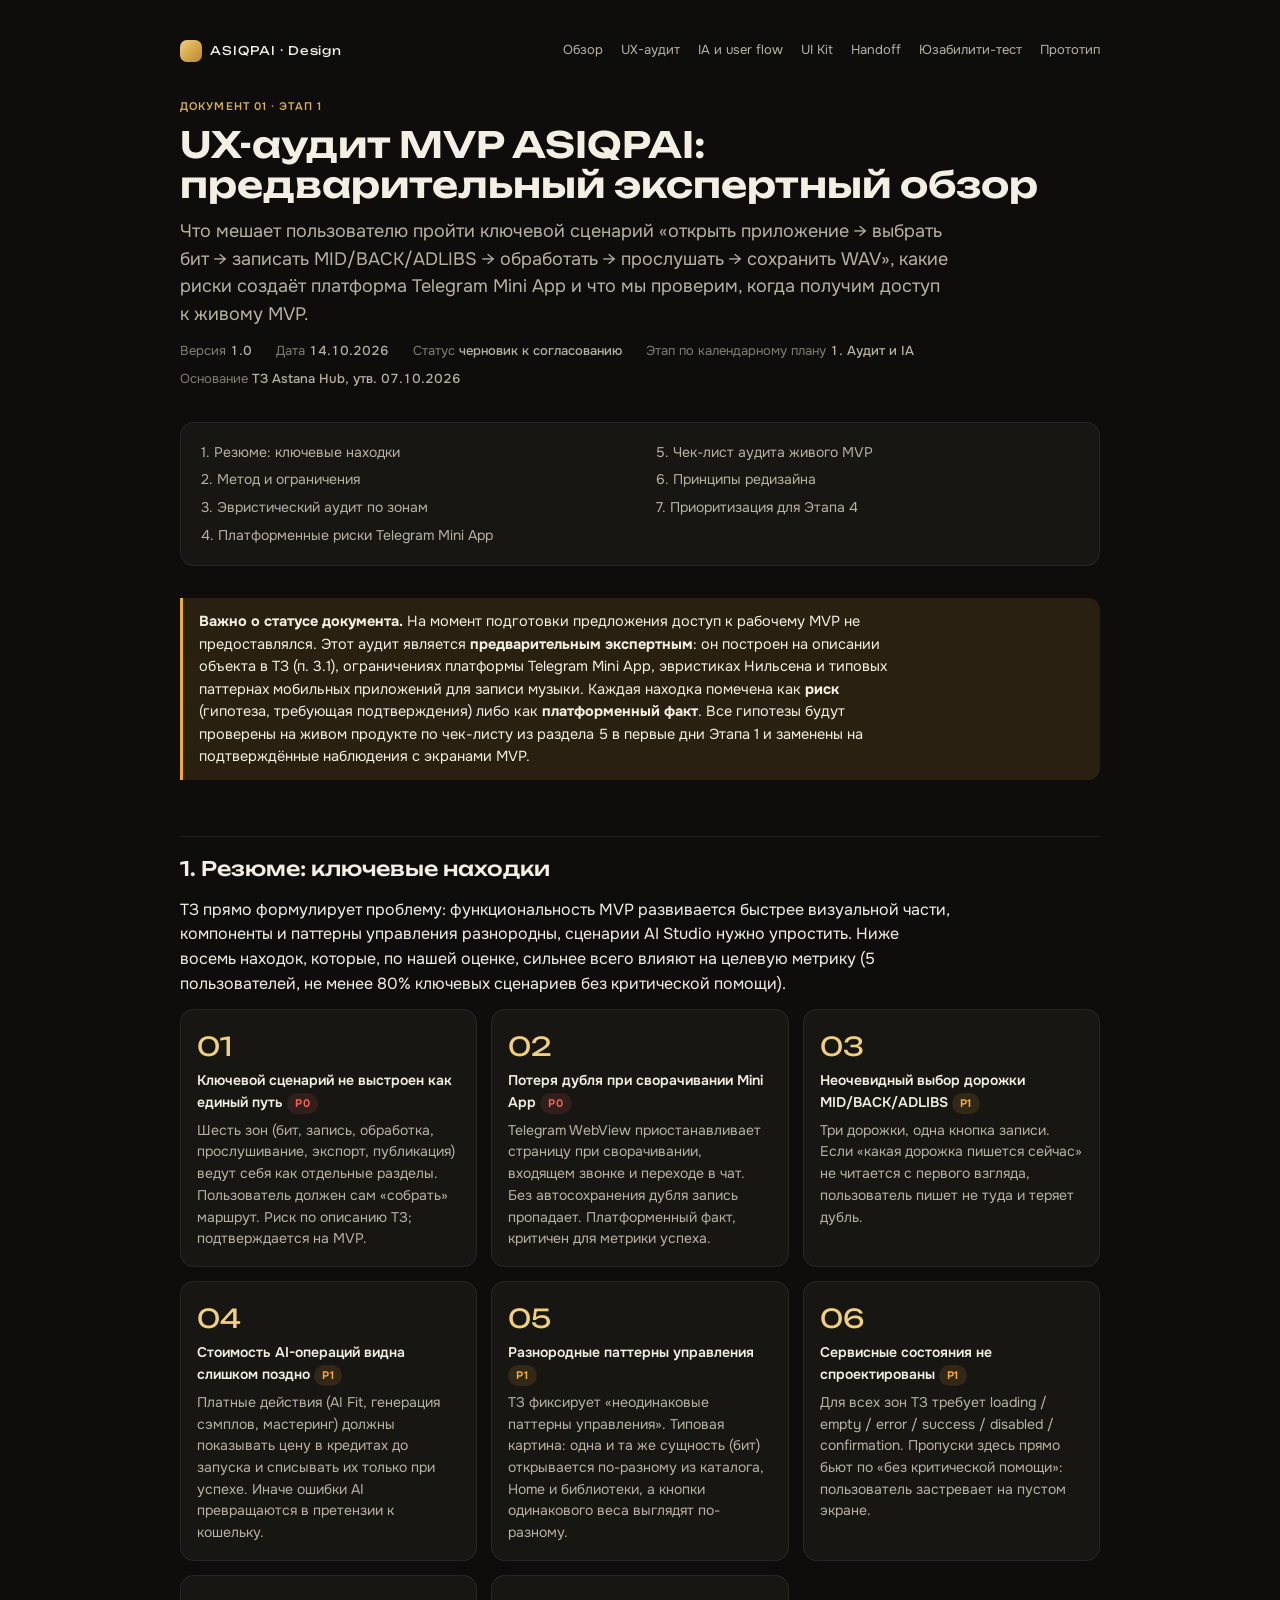
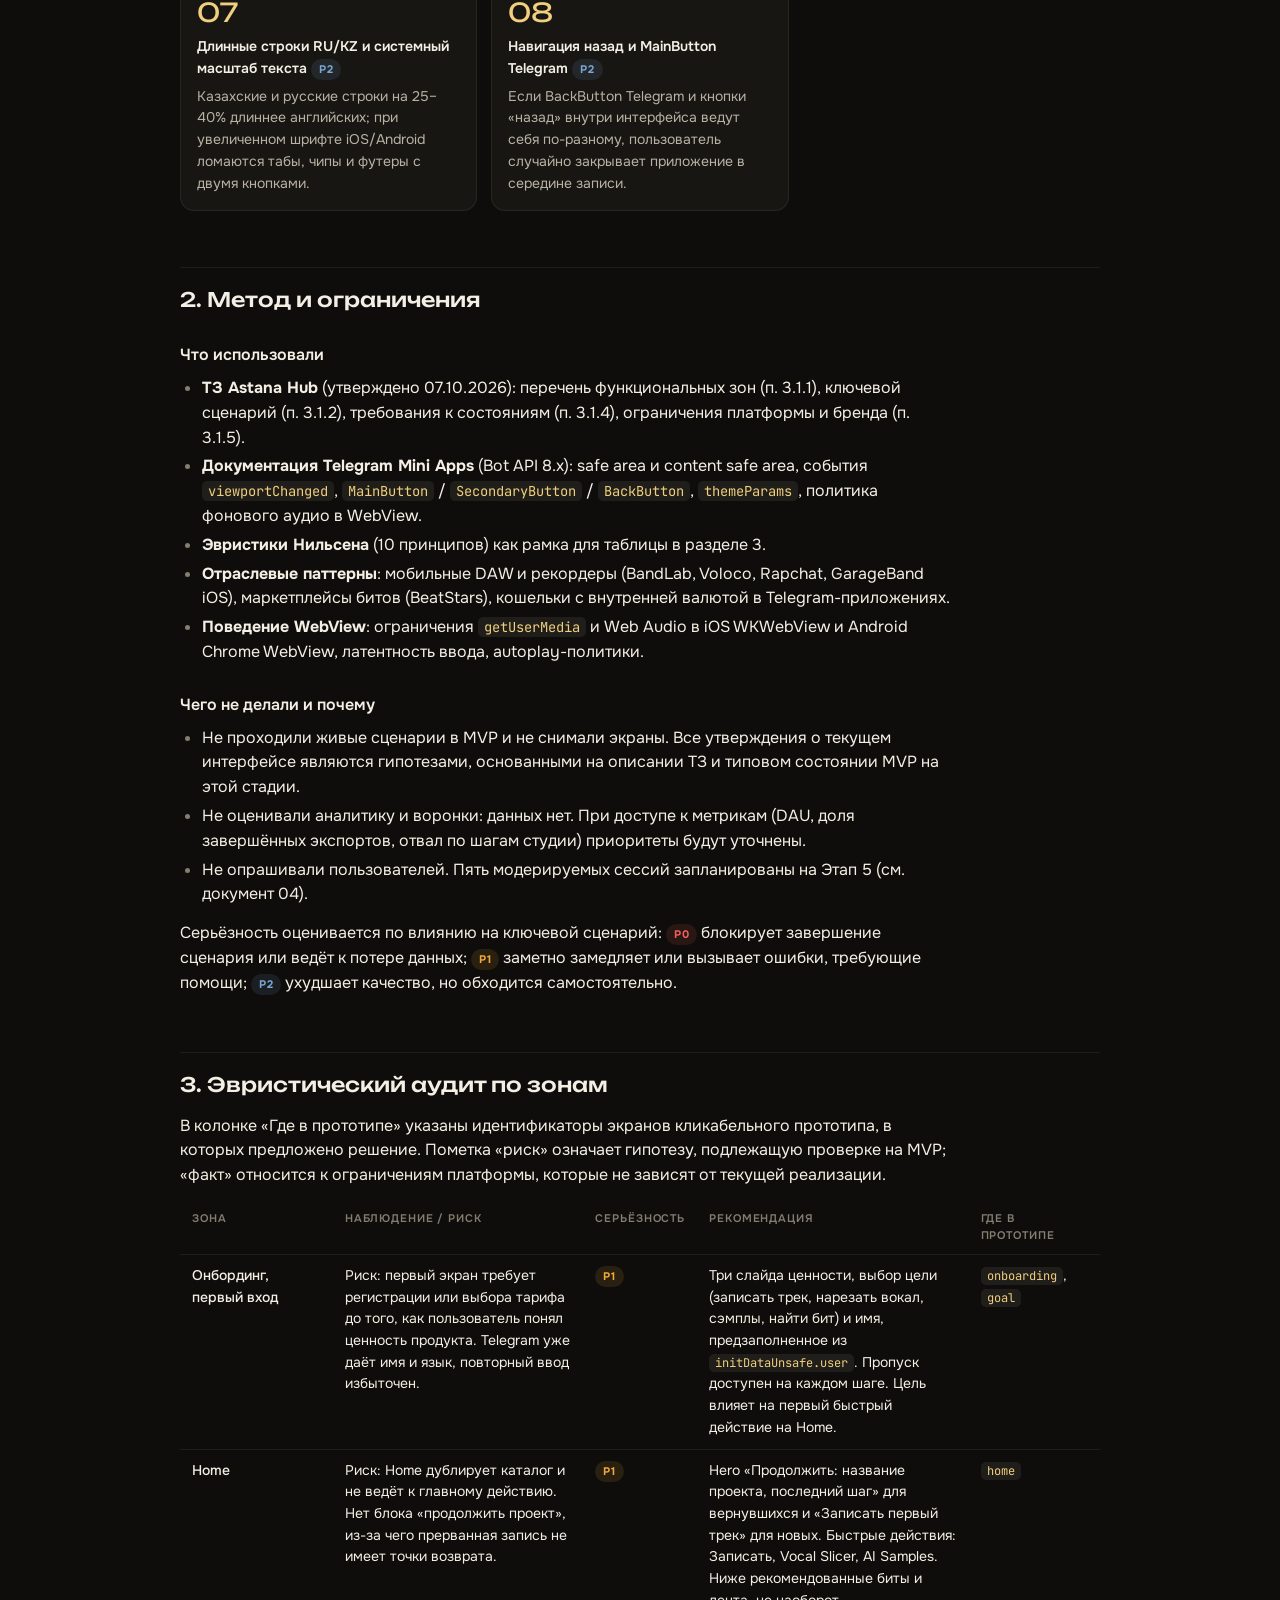
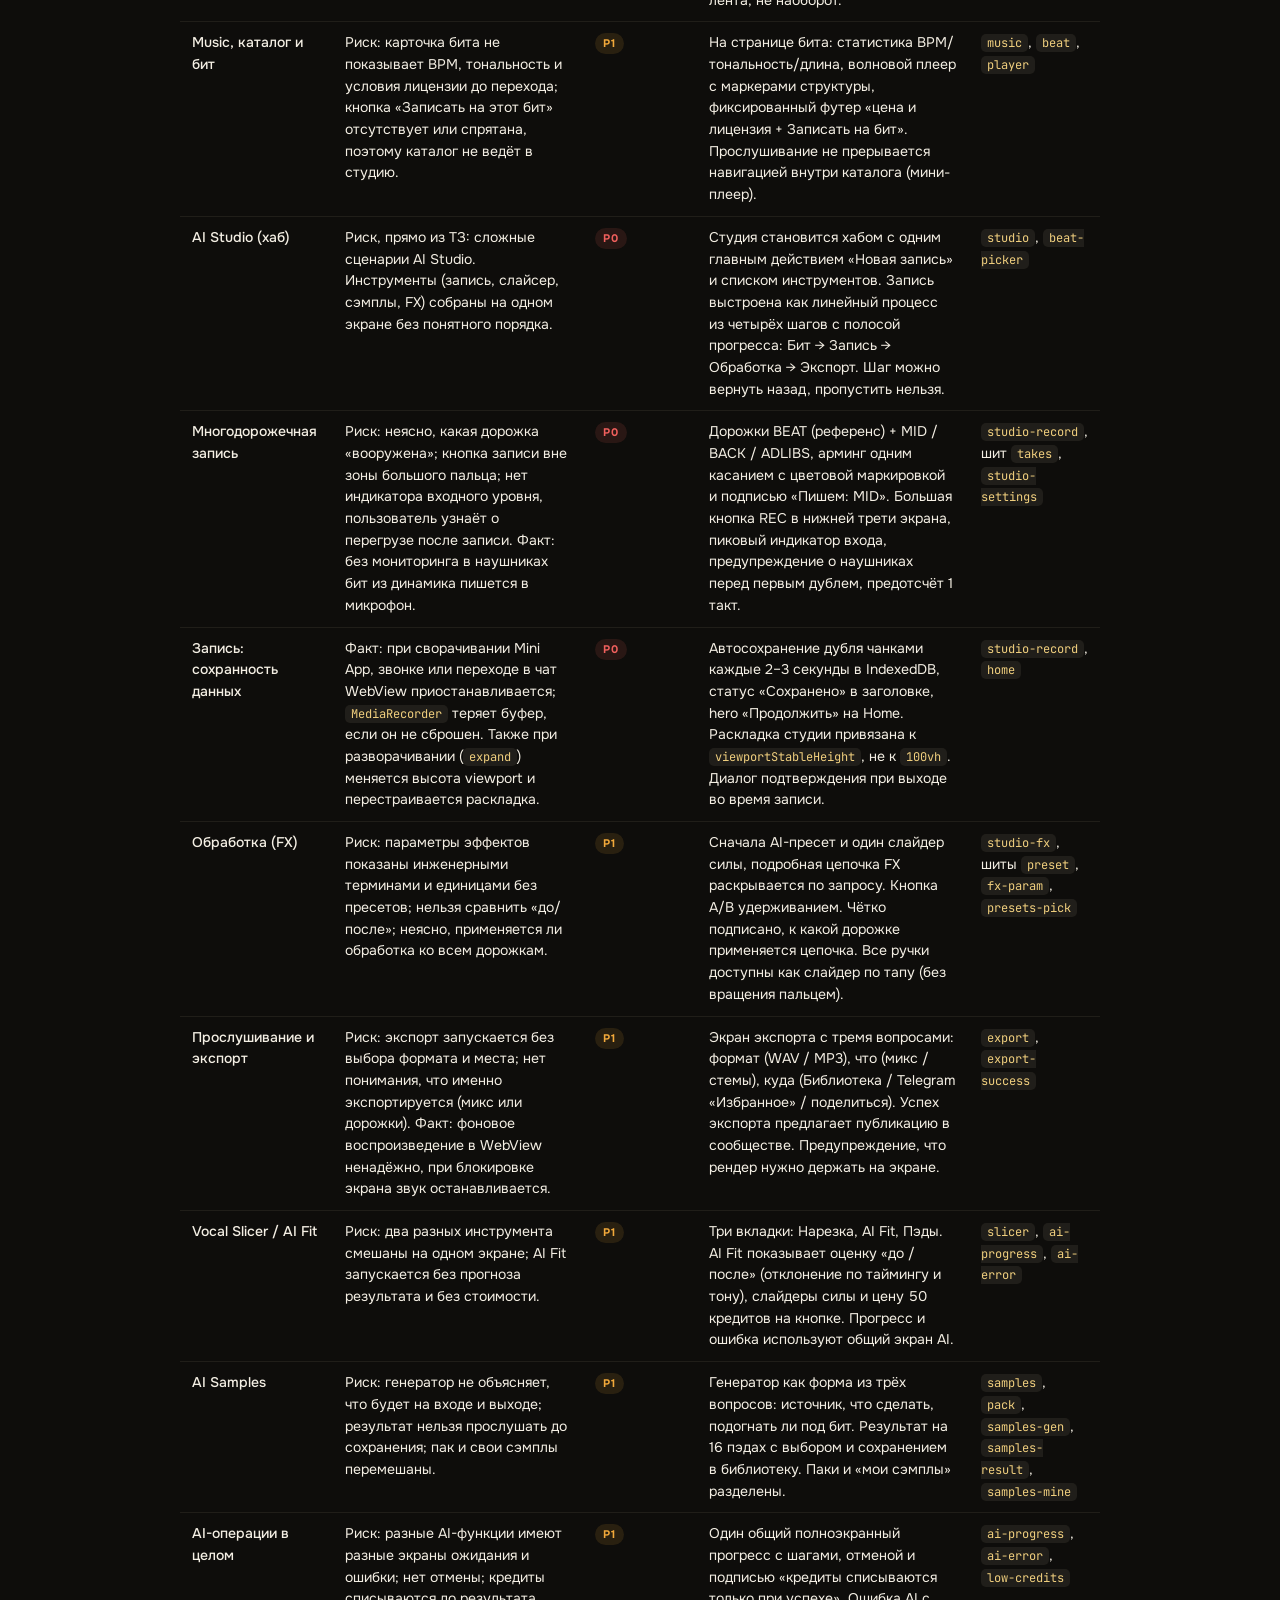
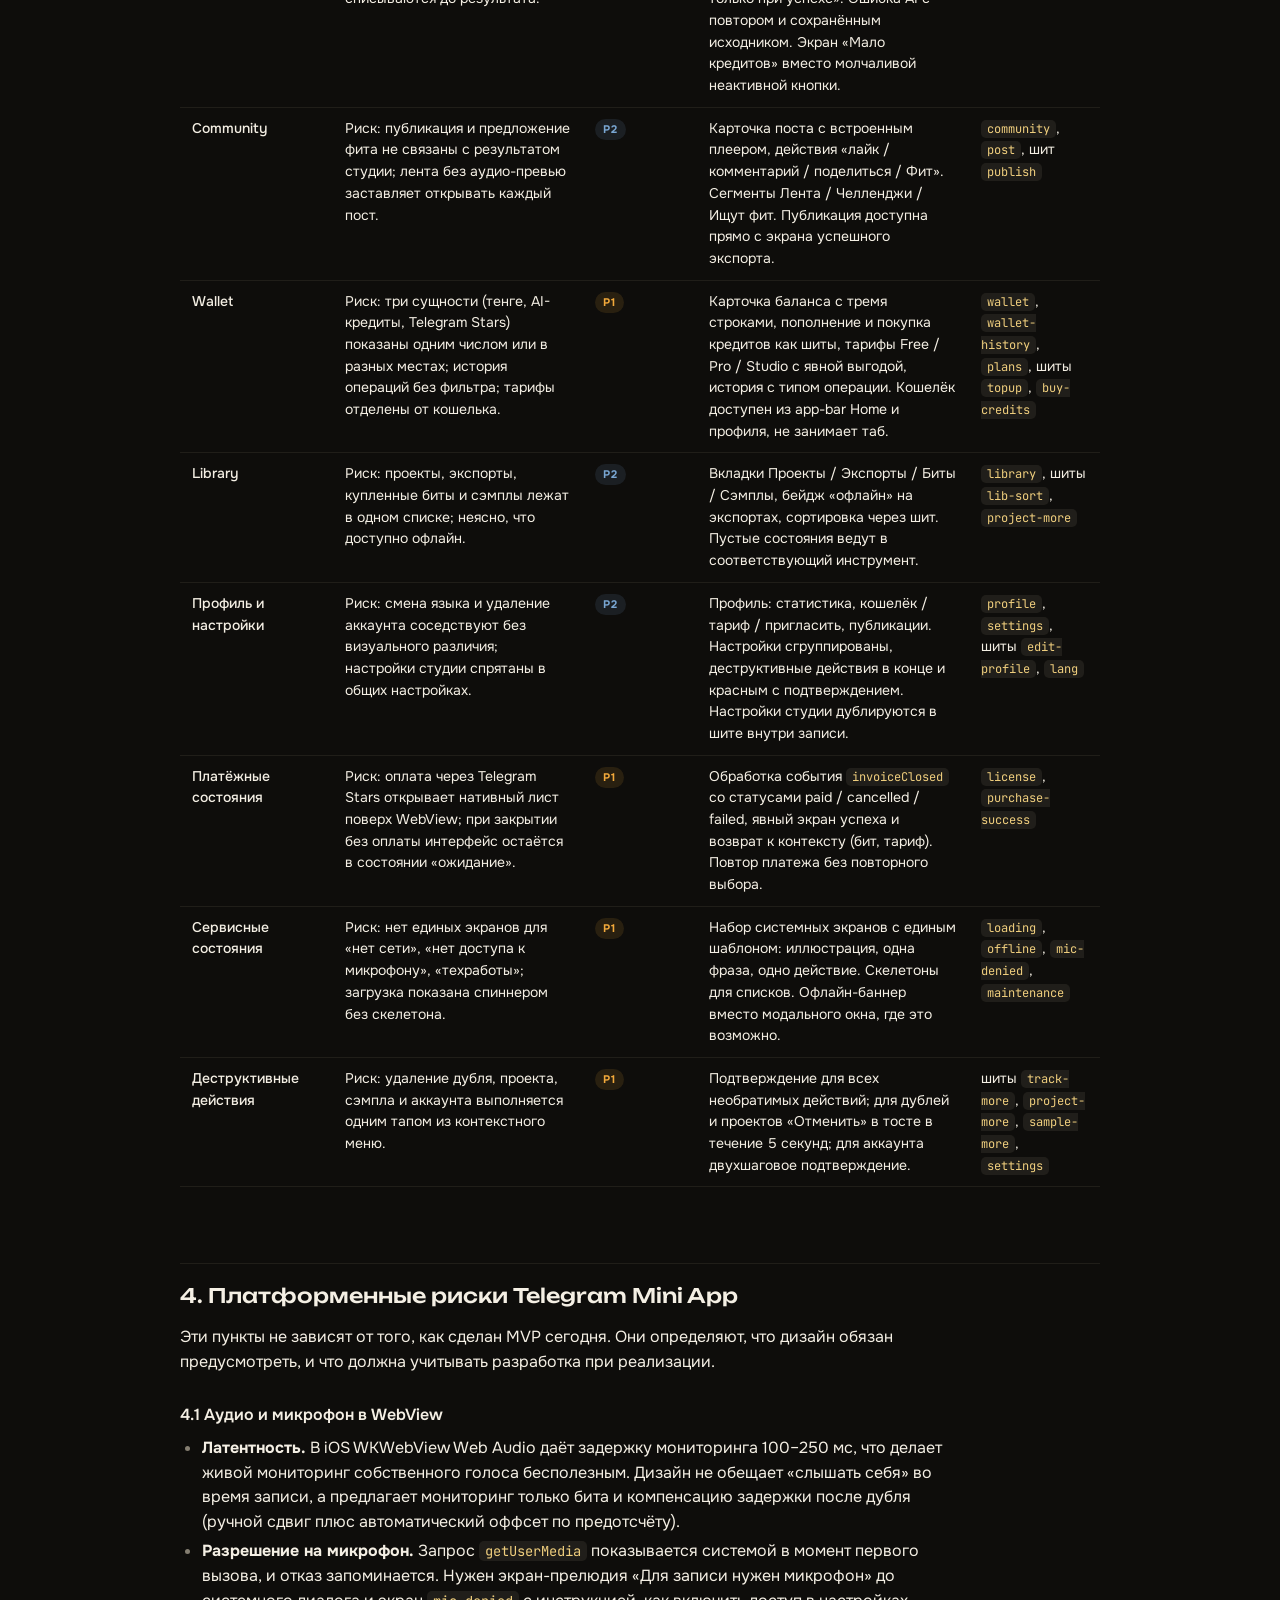
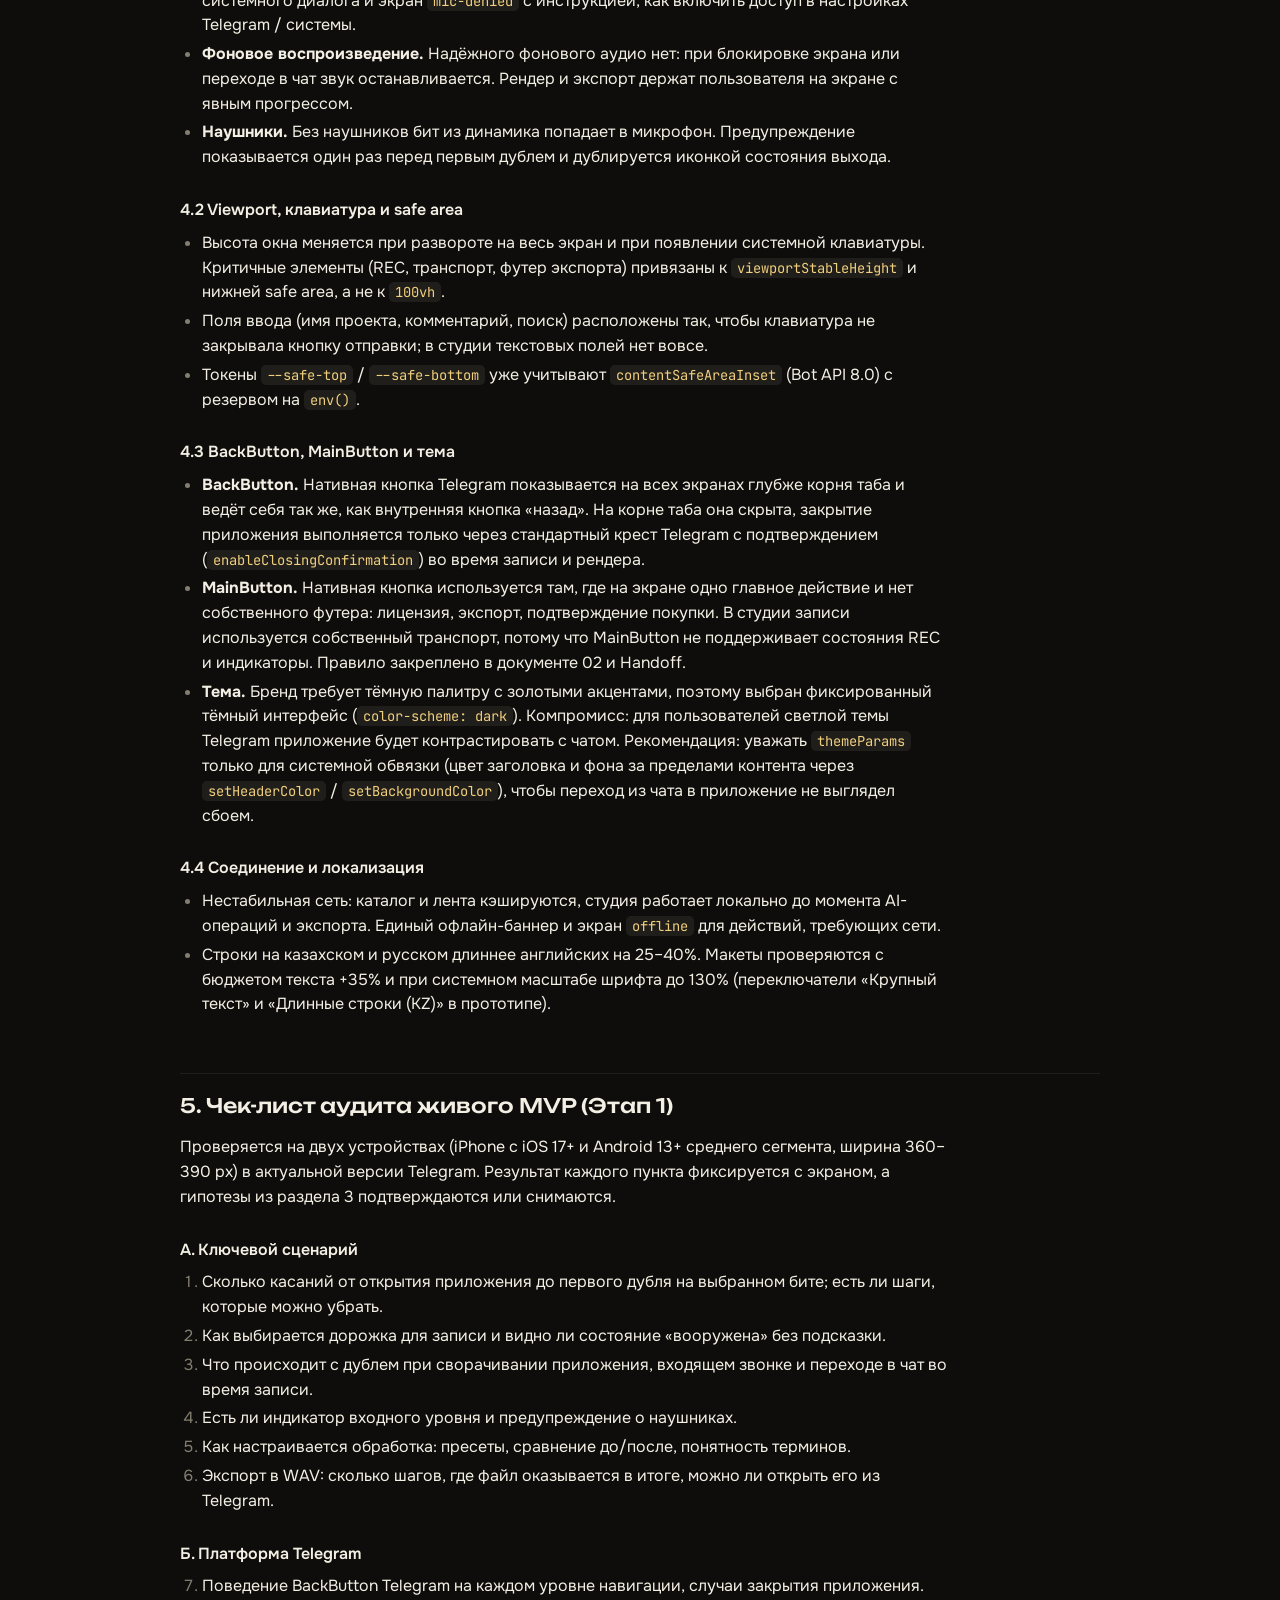
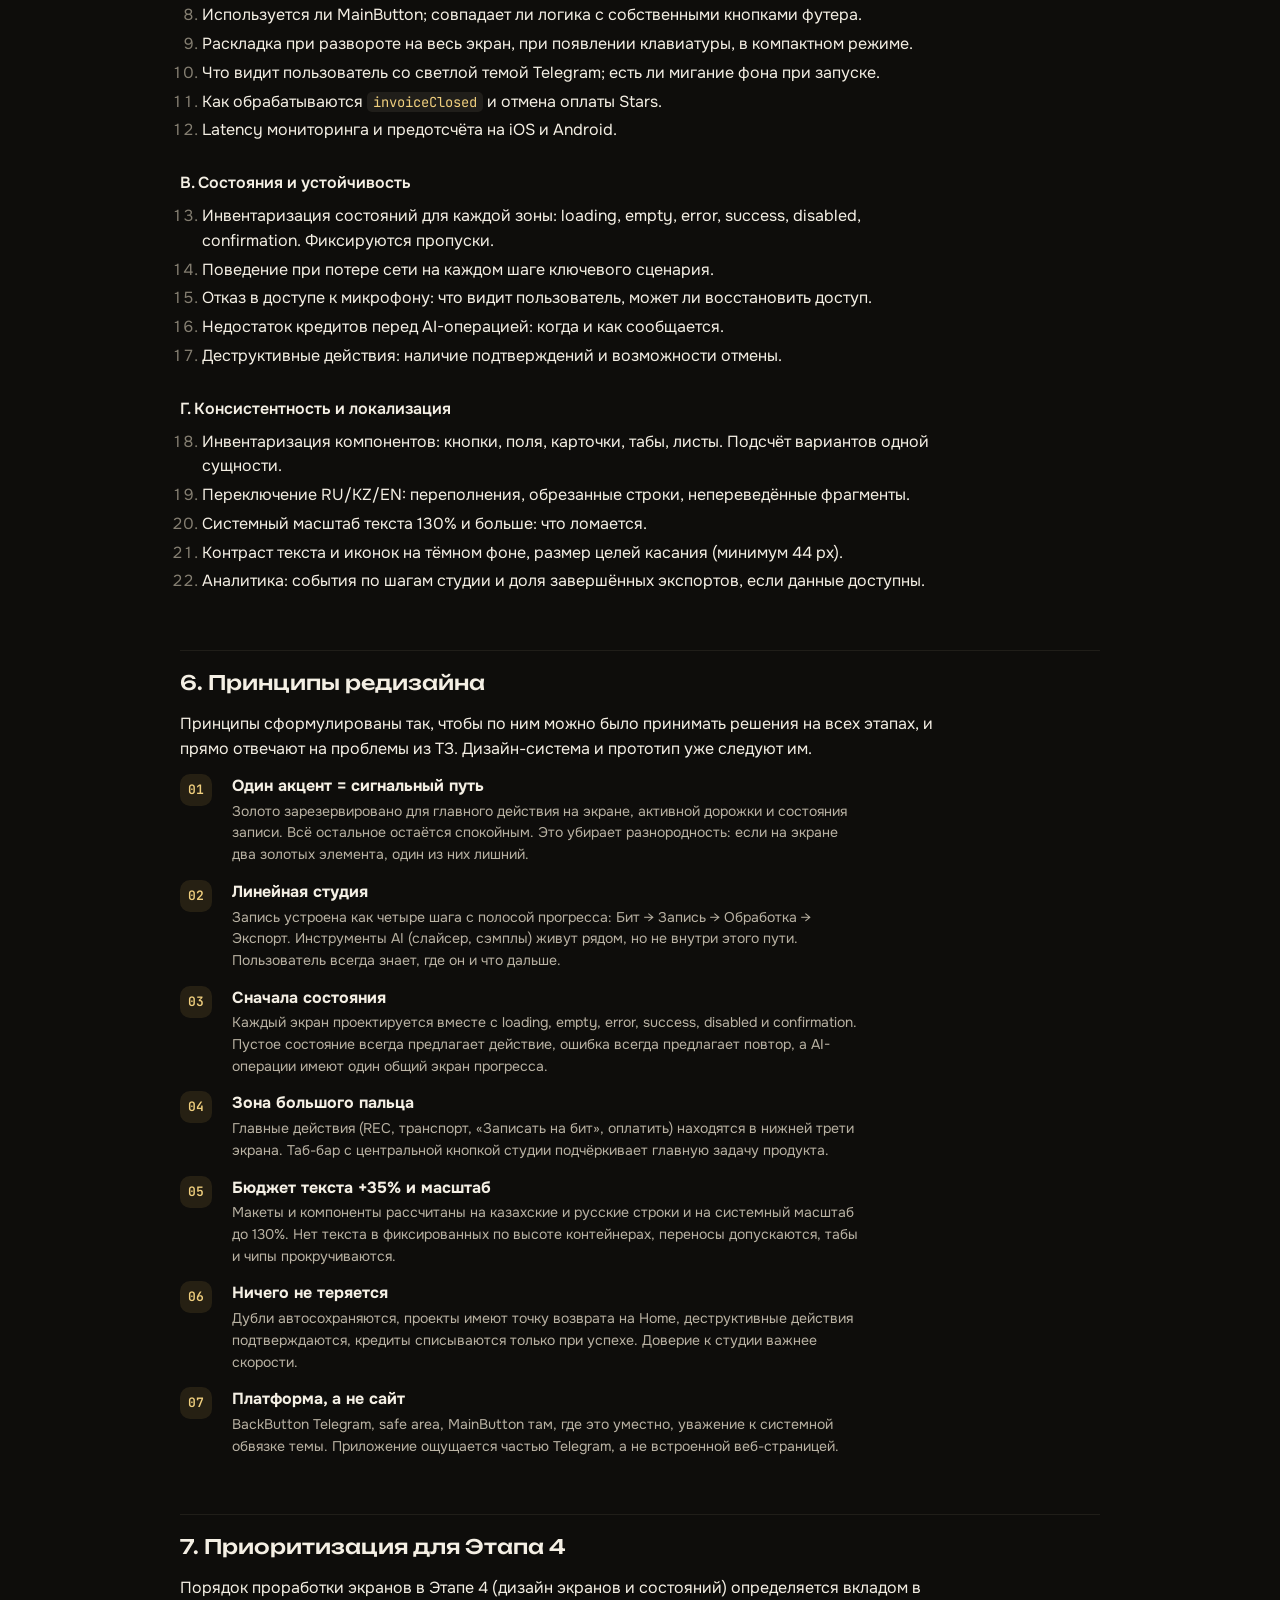
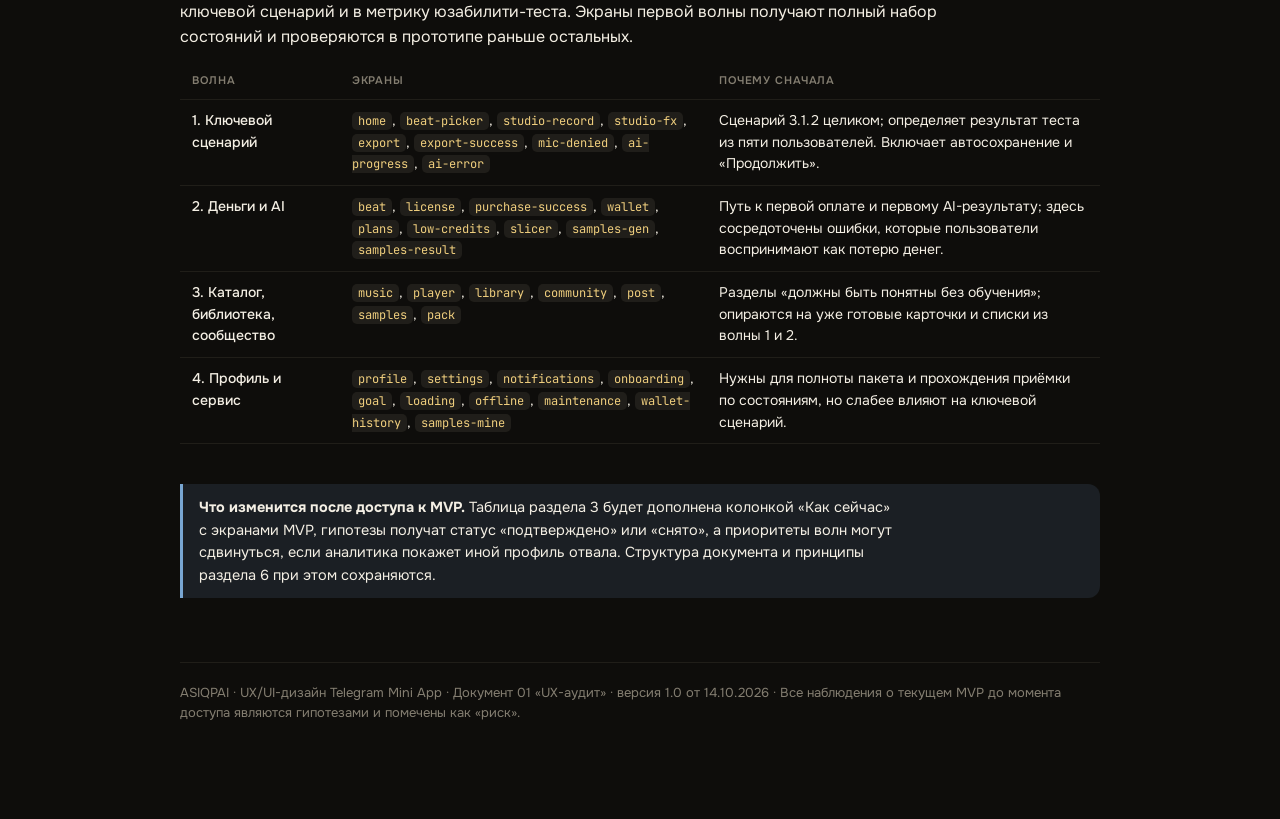
<file: design/docs/01-ux-audit.html>
<!doctype html>
<html lang="ru">
<head>
<meta charset="utf-8">
<meta name="viewport" content="width=device-width, initial-scale=1">
<title>ASIQPAI · UX-аудит MVP (предварительный)</title>
<link rel="preconnect" href="https://fonts.googleapis.com"><link rel="preconnect" href="https://fonts.gstatic.com" crossorigin>
<link rel="stylesheet" href="https://fonts.googleapis.com/css2?family=Unbounded:wght@500;600;700&family=Onest:wght@400;500;600;700&family=JetBrains+Mono:wght@400;500&display=swap">
<link rel="stylesheet" href="../assets/css/tokens.css">
<link rel="stylesheet" href="doc.css">
</head>
<body>
<main class="doc">
<nav class="doc-nav"><span class="brand"><i></i>ASIQPAI · Design</span><a href="../index.html">Обзор</a><a href="01-ux-audit.html">UX-аудит</a><a href="02-ia-userflow.html">IA и user flow</a><a href="../uikit.html">UI Kit</a><a href="03-handoff.html">Handoff</a><a href="04-usability-test.html">Юзабилити-тест</a><a href="../prototype.html">Прототип</a></nav>

<p class="eyebrow">Документ 01 · Этап 1</p>
<h1>UX-аудит MVP ASIQPAI: предварительный экспертный обзор</h1>
<p class="lead">Что мешает пользователю пройти ключевой сценарий «открыть приложение → выбрать бит → записать MID/BACK/ADLIBS → обработать → прослушать → сохранить WAV», какие риски создаёт платформа Telegram Mini App и что мы проверим, когда получим доступ к живому MVP.</p>
<div class="meta"><span>Версия <b>1.0</b></span><span>Дата <b>14.10.2026</b></span><span>Статус <b>черновик к согласованию</b></span><span>Этап по календарному плану <b>1. Аудит и IA</b></span><span>Основание <b>ТЗ Astana Hub, утв. 07.10.2026</b></span></div>

<div class="toc">
<a href="#summary">1. Резюме: ключевые находки</a>
<a href="#method">2. Метод и ограничения</a>
<a href="#heuristics">3. Эвристический аудит по зонам</a>
<a href="#platform">4. Платформенные риски Telegram Mini App</a>
<a href="#checklist">5. Чек-лист аудита живого MVP</a>
<a href="#principles">6. Принципы редизайна</a>
<a href="#priority">7. Приоритизация для Этапа 4</a>
</div>

<div class="callout callout--warn">
<p><b>Важно о статусе документа.</b> На момент подготовки предложения доступ к рабочему MVP не предоставлялся. Этот аудит является <b>предварительным экспертным</b>: он построен на описании объекта в ТЗ (п. 3.1), ограничениях платформы Telegram Mini App, эвристиках Нильсена и типовых паттернах мобильных приложений для записи музыки. Каждая находка помечена как <b>риск</b> (гипотеза, требующая подтверждения) либо как <b>платформенный факт</b>. Все гипотезы будут проверены на живом продукте по чек-листу из раздела 5 в первые дни Этапа 1 и заменены на подтверждённые наблюдения с экранами MVP.</p>
</div>

<h2 id="summary">1. Резюме: ключевые находки</h2>
<p>ТЗ прямо формулирует проблему: функциональность MVP развивается быстрее визуальной части, компоненты и паттерны управления разнородны, сценарии AI Studio нужно упростить. Ниже восемь находок, которые, по нашей оценке, сильнее всего влияют на целевую метрику (5 пользователей, не менее 80% ключевых сценариев без критической помощи).</p>
<div class="grid">
<div class="tile"><span class="num">01</span><h4>Ключевой сценарий не выстроен как единый путь <span class="sev sev--p0">P0</span></h4><p>Шесть зон (бит, запись, обработка, прослушивание, экспорт, публикация) ведут себя как отдельные разделы. Пользователь должен сам «собрать» маршрут. Риск по описанию ТЗ; подтверждается на MVP.</p></div>
<div class="tile"><span class="num">02</span><h4>Потеря дубля при сворачивании Mini App <span class="sev sev--p0">P0</span></h4><p>Telegram WebView приостанавливает страницу при сворачивании, входящем звонке и переходе в чат. Без автосохранения дубля запись пропадает. Платформенный факт, критичен для метрики успеха.</p></div>
<div class="tile"><span class="num">03</span><h4>Неочевидный выбор дорожки MID/BACK/ADLIBS <span class="sev sev--p1">P1</span></h4><p>Три дорожки, одна кнопка записи. Если «какая дорожка пишется сейчас» не читается с первого взгляда, пользователь пишет не туда и теряет дубль.</p></div>
<div class="tile"><span class="num">04</span><h4>Стоимость AI-операций видна слишком поздно <span class="sev sev--p1">P1</span></h4><p>Платные действия (AI Fit, генерация сэмплов, мастеринг) должны показывать цену в кредитах до запуска и списывать их только при успехе. Иначе ошибки AI превращаются в претензии к кошельку.</p></div>
<div class="tile"><span class="num">05</span><h4>Разнородные паттерны управления <span class="sev sev--p1">P1</span></h4><p>ТЗ фиксирует «неодинаковые паттерны управления». Типовая картина: одна и та же сущность (бит) открывается по-разному из каталога, Home и библиотеки, а кнопки одинакового веса выглядят по-разному.</p></div>
<div class="tile"><span class="num">06</span><h4>Сервисные состояния не спроектированы <span class="sev sev--p1">P1</span></h4><p>Для всех зон ТЗ требует loading / empty / error / success / disabled / confirmation. Пропуски здесь прямо бьют по «без критической помощи»: пользователь застревает на пустом экране.</p></div>
<div class="tile"><span class="num">07</span><h4>Длинные строки RU/KZ и системный масштаб текста <span class="sev sev--p2">P2</span></h4><p>Казахские и русские строки на 25–40% длиннее английских; при увеличенном шрифте iOS/Android ломаются табы, чипы и футеры с двумя кнопками.</p></div>
<div class="tile"><span class="num">08</span><h4>Навигация назад и MainButton Telegram <span class="sev sev--p2">P2</span></h4><p>Если BackButton Telegram и кнопки «назад» внутри интерфейса ведут себя по-разному, пользователь случайно закрывает приложение в середине записи.</p></div>
</div>

<h2 id="method">2. Метод и ограничения</h2>
<h3>Что использовали</h3>
<ul>
<li><b>ТЗ Astana Hub</b> (утверждено 07.10.2026): перечень функциональных зон (п. 3.1.1), ключевой сценарий (п. 3.1.2), требования к состояниям (п. 3.1.4), ограничения платформы и бренда (п. 3.1.5).</li>
<li><b>Документация Telegram Mini Apps</b> (Bot API 8.x): safe area и content safe area, события <code>viewportChanged</code>, <code>MainButton</code> / <code>SecondaryButton</code> / <code>BackButton</code>, <code>themeParams</code>, политика фонового аудио в WebView.</li>
<li><b>Эвристики Нильсена</b> (10 принципов) как рамка для таблицы в разделе 3.</li>
<li><b>Отраслевые паттерны</b>: мобильные DAW и рекордеры (BandLab, Voloco, Rapchat, GarageBand iOS), маркетплейсы битов (BeatStars), кошельки с внутренней валютой в Telegram-приложениях.</li>
<li><b>Поведение WebView</b>: ограничения <code>getUserMedia</code> и Web Audio в iOS WKWebView и Android Chrome WebView, латентность ввода, autoplay-политики.</li>
</ul>
<h3>Чего не делали и почему</h3>
<ul>
<li>Не проходили живые сценарии в MVP и не снимали экраны. Все утверждения о текущем интерфейсе являются гипотезами, основанными на описании ТЗ и типовом состоянии MVP на этой стадии.</li>
<li>Не оценивали аналитику и воронки: данных нет. При доступе к метрикам (DAU, доля завершённых экспортов, отвал по шагам студии) приоритеты будут уточнены.</li>
<li>Не опрашивали пользователей. Пять модерируемых сессий запланированы на Этап 5 (см. документ 04).</li>
</ul>
<p>Серьёзность оценивается по влиянию на ключевой сценарий: <span class="sev sev--p0">P0</span> блокирует завершение сценария или ведёт к потере данных; <span class="sev sev--p1">P1</span> заметно замедляет или вызывает ошибки, требующие помощи; <span class="sev sev--p2">P2</span> ухудшает качество, но обходится самостоятельно.</p>

<h2 id="heuristics">3. Эвристический аудит по зонам</h2>
<p>В колонке «Где в прототипе» указаны идентификаторы экранов кликабельного прототипа, в которых предложено решение. Пометка «риск» означает гипотезу, подлежащую проверке на MVP; «факт» относится к ограничениям платформы, которые не зависят от текущей реализации.</p>
<div class="table-wrap">
<table>
<thead><tr><th>Зона</th><th>Наблюдение / риск</th><th>Серьёзность</th><th>Рекомендация</th><th>Где в прототипе</th></tr></thead>
<tbody>
<tr><td>Онбординг, первый вход</td><td>Риск: первый экран требует регистрации или выбора тарифа до того, как пользователь понял ценность продукта. Telegram уже даёт имя и язык, повторный ввод избыточен.</td><td><span class="sev sev--p1">P1</span></td><td>Три слайда ценности, выбор цели (записать трек, нарезать вокал, сэмплы, найти бит) и имя, предзаполненное из <code>initDataUnsafe.user</code>. Пропуск доступен на каждом шаге. Цель влияет на первый быстрый действие на Home.</td><td><code>onboarding</code>, <code>goal</code></td></tr>
<tr><td>Home</td><td>Риск: Home дублирует каталог и не ведёт к главному действию. Нет блока «продолжить проект», из-за чего прерванная запись не имеет точки возврата.</td><td><span class="sev sev--p1">P1</span></td><td>Hero «Продолжить: название проекта, последний шаг» для вернувшихся и «Записать первый трек» для новых. Быстрые действия: Записать, Vocal Slicer, AI Samples. Ниже рекомендованные биты и лента, не наоборот.</td><td><code>home</code></td></tr>
<tr><td>Music, каталог и бит</td><td>Риск: карточка бита не показывает BPM, тональность и условия лицензии до перехода; кнопка «Записать на этот бит» отсутствует или спрятана, поэтому каталог не ведёт в студию.</td><td><span class="sev sev--p1">P1</span></td><td>На странице бита: статистика BPM/тональность/длина, волновой плеер с маркерами структуры, фиксированный футер «цена и лицензия + Записать на бит». Прослушивание не прерывается навигацией внутри каталога (мини-плеер).</td><td><code>music</code>, <code>beat</code>, <code>player</code></td></tr>
<tr><td>AI Studio (хаб)</td><td>Риск, прямо из ТЗ: сложные сценарии AI Studio. Инструменты (запись, слайсер, сэмплы, FX) собраны на одном экране без понятного порядка.</td><td><span class="sev sev--p0">P0</span></td><td>Студия становится хабом с одним главным действием «Новая запись» и списком инструментов. Запись выстроена как линейный процесс из четырёх шагов с полосой прогресса: Бит → Запись → Обработка → Экспорт. Шаг можно вернуть назад, пропустить нельзя.</td><td><code>studio</code>, <code>beat-picker</code></td></tr>
<tr><td>Многодорожечная запись</td><td>Риск: неясно, какая дорожка «вооружена»; кнопка записи вне зоны большого пальца; нет индикатора входного уровня, пользователь узнаёт о перегрузе после записи. Факт: без мониторинга в наушниках бит из динамика пишется в микрофон.</td><td><span class="sev sev--p0">P0</span></td><td>Дорожки BEAT (референс) + MID / BACK / ADLIBS, арминг одним касанием с цветовой маркировкой и подписью «Пишем: MID». Большая кнопка REC в нижней трети экрана, пиковый индикатор входа, предупреждение о наушниках перед первым дублем, предотсчёт 1 такт.</td><td><code>studio-record</code>, шит <code>takes</code>, <code>studio-settings</code></td></tr>
<tr><td>Запись: сохранность данных</td><td>Факт: при сворачивании Mini App, звонке или переходе в чат WebView приостанавливается; <code>MediaRecorder</code> теряет буфер, если он не сброшен. Также при разворачивании (<code>expand</code>) меняется высота viewport и перестраивается раскладка.</td><td><span class="sev sev--p0">P0</span></td><td>Автосохранение дубля чанками каждые 2–3 секунды в IndexedDB, статус «Сохранено» в заголовке, hero «Продолжить» на Home. Раскладка студии привязана к <code>viewportStableHeight</code>, не к <code>100vh</code>. Диалог подтверждения при выходе во время записи.</td><td><code>studio-record</code>, <code>home</code></td></tr>
<tr><td>Обработка (FX)</td><td>Риск: параметры эффектов показаны инженерными терминами и единицами без пресетов; нельзя сравнить «до/после»; неясно, применяется ли обработка ко всем дорожкам.</td><td><span class="sev sev--p1">P1</span></td><td>Сначала AI-пресет и один слайдер силы, подробная цепочка FX раскрывается по запросу. Кнопка A/B удерживанием. Чётко подписано, к какой дорожке применяется цепочка. Все ручки доступны как слайдер по тапу (без вращения пальцем).</td><td><code>studio-fx</code>, шиты <code>preset</code>, <code>fx-param</code>, <code>presets-pick</code></td></tr>
<tr><td>Прослушивание и экспорт</td><td>Риск: экспорт запускается без выбора формата и места; нет понимания, что именно экспортируется (микс или дорожки). Факт: фоновое воспроизведение в WebView ненадёжно, при блокировке экрана звук останавливается.</td><td><span class="sev sev--p1">P1</span></td><td>Экран экспорта с тремя вопросами: формат (WAV / MP3), что (микс / стемы), куда (Библиотека / Telegram «Избранное» / поделиться). Успех экспорта предлагает публикацию в сообществе. Предупреждение, что рендер нужно держать на экране.</td><td><code>export</code>, <code>export-success</code></td></tr>
<tr><td>Vocal Slicer / AI Fit</td><td>Риск: два разных инструмента смешаны на одном экране; AI Fit запускается без прогноза результата и без стоимости.</td><td><span class="sev sev--p1">P1</span></td><td>Три вкладки: Нарезка, AI Fit, Пэды. AI Fit показывает оценку «до / после» (отклонение по таймингу и тону), слайдеры силы и цену 50 кредитов на кнопке. Прогресс и ошибка используют общий экран AI.</td><td><code>slicer</code>, <code>ai-progress</code>, <code>ai-error</code></td></tr>
<tr><td>AI Samples</td><td>Риск: генератор не объясняет, что будет на входе и выходе; результат нельзя прослушать до сохранения; пак и свои сэмплы перемешаны.</td><td><span class="sev sev--p1">P1</span></td><td>Генератор как форма из трёх вопросов: источник, что сделать, подогнать ли под бит. Результат на 16 пэдах с выбором и сохранением в библиотеку. Паки и «мои сэмплы» разделены.</td><td><code>samples</code>, <code>pack</code>, <code>samples-gen</code>, <code>samples-result</code>, <code>samples-mine</code></td></tr>
<tr><td>AI-операции в целом</td><td>Риск: разные AI-функции имеют разные экраны ожидания и ошибки; нет отмены; кредиты списываются до результата.</td><td><span class="sev sev--p1">P1</span></td><td>Один общий полноэкранный прогресс с шагами, отменой и подписью «кредиты списываются только при успехе». Ошибка AI с повтором и сохранённым исходником. Экран «Мало кредитов» вместо молчаливой неактивной кнопки.</td><td><code>ai-progress</code>, <code>ai-error</code>, <code>low-credits</code></td></tr>
<tr><td>Community</td><td>Риск: публикация и предложение фита не связаны с результатом студии; лента без аудио-превью заставляет открывать каждый пост.</td><td><span class="sev sev--p2">P2</span></td><td>Карточка поста с встроенным плеером, действия «лайк / комментарий / поделиться / Фит». Сегменты Лента / Челленджи / Ищут фит. Публикация доступна прямо с экрана успешного экспорта.</td><td><code>community</code>, <code>post</code>, шит <code>publish</code></td></tr>
<tr><td>Wallet</td><td>Риск: три сущности (тенге, AI-кредиты, Telegram Stars) показаны одним числом или в разных местах; история операций без фильтра; тарифы отделены от кошелька.</td><td><span class="sev sev--p1">P1</span></td><td>Карточка баланса с тремя строками, пополнение и покупка кредитов как шиты, тарифы Free / Pro / Studio с явной выгодой, история с типом операции. Кошелёк доступен из app-bar Home и профиля, не занимает таб.</td><td><code>wallet</code>, <code>wallet-history</code>, <code>plans</code>, шиты <code>topup</code>, <code>buy-credits</code></td></tr>
<tr><td>Library</td><td>Риск: проекты, экспорты, купленные биты и сэмплы лежат в одном списке; неясно, что доступно офлайн.</td><td><span class="sev sev--p2">P2</span></td><td>Вкладки Проекты / Экспорты / Биты / Сэмплы, бейдж «офлайн» на экспортах, сортировка через шит. Пустые состояния ведут в соответствующий инструмент.</td><td><code>library</code>, шиты <code>lib-sort</code>, <code>project-more</code></td></tr>
<tr><td>Профиль и настройки</td><td>Риск: смена языка и удаление аккаунта соседствуют без визуального различия; настройки студии спрятаны в общих настройках.</td><td><span class="sev sev--p2">P2</span></td><td>Профиль: статистика, кошелёк / тариф / пригласить, публикации. Настройки сгруппированы, деструктивные действия в конце и красным с подтверждением. Настройки студии дублируются в шите внутри записи.</td><td><code>profile</code>, <code>settings</code>, шиты <code>edit-profile</code>, <code>lang</code></td></tr>
<tr><td>Платёжные состояния</td><td>Риск: оплата через Telegram Stars открывает нативный лист поверх WebView; при закрытии без оплаты интерфейс остаётся в состоянии «ожидание».</td><td><span class="sev sev--p1">P1</span></td><td>Обработка события <code>invoiceClosed</code> со статусами paid / cancelled / failed, явный экран успеха и возврат к контексту (бит, тариф). Повтор платежа без повторного выбора.</td><td><code>license</code>, <code>purchase-success</code></td></tr>
<tr><td>Сервисные состояния</td><td>Риск: нет единых экранов для «нет сети», «нет доступа к микрофону», «техработы»; загрузка показана спиннером без скелетона.</td><td><span class="sev sev--p1">P1</span></td><td>Набор системных экранов с единым шаблоном: иллюстрация, одна фраза, одно действие. Скелетоны для списков. Офлайн-баннер вместо модального окна, где это возможно.</td><td><code>loading</code>, <code>offline</code>, <code>mic-denied</code>, <code>maintenance</code></td></tr>
<tr><td>Деструктивные действия</td><td>Риск: удаление дубля, проекта, сэмпла и аккаунта выполняется одним тапом из контекстного меню.</td><td><span class="sev sev--p1">P1</span></td><td>Подтверждение для всех необратимых действий; для дублей и проектов «Отменить» в тосте в течение 5 секунд; для аккаунта двухшаговое подтверждение.</td><td>шиты <code>track-more</code>, <code>project-more</code>, <code>sample-more</code>, <code>settings</code></td></tr>
</tbody>
</table>
</div>

<h2 id="platform">4. Платформенные риски Telegram Mini App</h2>
<p>Эти пункты не зависят от того, как сделан MVP сегодня. Они определяют, что дизайн обязан предусмотреть, и что должна учитывать разработка при реализации.</p>
<h3>4.1 Аудио и микрофон в WebView</h3>
<ul>
<li><b>Латентность.</b> В iOS WKWebView Web Audio даёт задержку мониторинга 100–250 мс, что делает живой мониторинг собственного голоса бесполезным. Дизайн не обещает «слышать себя» во время записи, а предлагает мониторинг только бита и компенсацию задержки после дубля (ручной сдвиг плюс автоматический оффсет по предотсчёту).</li>
<li><b>Разрешение на микрофон.</b> Запрос <code>getUserMedia</code> показывается системой в момент первого вызова, и отказ запоминается. Нужен экран-прелюдия «Для записи нужен микрофон» до системного диалога и экран <code>mic-denied</code> с инструкцией, как включить доступ в настройках Telegram / системы.</li>
<li><b>Фоновое воспроизведение.</b> Надёжного фонового аудио нет: при блокировке экрана или переходе в чат звук останавливается. Рендер и экспорт держат пользователя на экране с явным прогрессом.</li>
<li><b>Наушники.</b> Без наушников бит из динамика попадает в микрофон. Предупреждение показывается один раз перед первым дублем и дублируется иконкой состояния выхода.</li>
</ul>
<h3>4.2 Viewport, клавиатура и safe area</h3>
<ul>
<li>Высота окна меняется при развороте на весь экран и при появлении системной клавиатуры. Критичные элементы (REC, транспорт, футер экспорта) привязаны к <code>viewportStableHeight</code> и нижней safe area, а не к <code>100vh</code>.</li>
<li>Поля ввода (имя проекта, комментарий, поиск) расположены так, чтобы клавиатура не закрывала кнопку отправки; в студии текстовых полей нет вовсе.</li>
<li>Токены <code>--safe-top</code> / <code>--safe-bottom</code> уже учитывают <code>contentSafeAreaInset</code> (Bot API 8.0) с резервом на <code>env()</code>.</li>
</ul>
<h3>4.3 BackButton, MainButton и тема</h3>
<ul>
<li><b>BackButton.</b> Нативная кнопка Telegram показывается на всех экранах глубже корня таба и ведёт себя так же, как внутренняя кнопка «назад». На корне таба она скрыта, закрытие приложения выполняется только через стандартный крест Telegram с подтверждением (<code>enableClosingConfirmation</code>) во время записи и рендера.</li>
<li><b>MainButton.</b> Нативная кнопка используется там, где на экране одно главное действие и нет собственного футера: лицензия, экспорт, подтверждение покупки. В студии записи используется собственный транспорт, потому что MainButton не поддерживает состояния REC и индикаторы. Правило закреплено в документе 02 и Handoff.</li>
<li><b>Тема.</b> Бренд требует тёмную палитру с золотыми акцентами, поэтому выбран фиксированный тёмный интерфейс (<code>color-scheme: dark</code>). Компромисс: для пользователей светлой темы Telegram приложение будет контрастировать с чатом. Рекомендация: уважать <code>themeParams</code> только для системной обвязки (цвет заголовка и фона за пределами контента через <code>setHeaderColor</code> / <code>setBackgroundColor</code>), чтобы переход из чата в приложение не выглядел сбоем.</li>
</ul>
<h3>4.4 Соединение и локализация</h3>
<ul>
<li>Нестабильная сеть: каталог и лента кэшируются, студия работает локально до момента AI-операций и экспорта. Единый офлайн-баннер и экран <code>offline</code> для действий, требующих сети.</li>
<li>Строки на казахском и русском длиннее английских на 25–40%. Макеты проверяются с бюджетом текста +35% и при системном масштабе шрифта до 130% (переключатели «Крупный текст» и «Длинные строки (KZ)» в прототипе).</li>
</ul>

<h2 id="checklist">5. Чек-лист аудита живого MVP (Этап 1)</h2>
<p>Проверяется на двух устройствах (iPhone с iOS 17+ и Android 13+ среднего сегмента, ширина 360–390 px) в актуальной версии Telegram. Результат каждого пункта фиксируется с экраном, а гипотезы из раздела 3 подтверждаются или снимаются.</p>
<h3>А. Ключевой сценарий</h3>
<ol>
<li>Сколько касаний от открытия приложения до первого дубля на выбранном бите; есть ли шаги, которые можно убрать.</li>
<li>Как выбирается дорожка для записи и видно ли состояние «вооружена» без подсказки.</li>
<li>Что происходит с дублем при сворачивании приложения, входящем звонке и переходе в чат во время записи.</li>
<li>Есть ли индикатор входного уровня и предупреждение о наушниках.</li>
<li>Как настраивается обработка: пресеты, сравнение до/после, понятность терминов.</li>
<li>Экспорт в WAV: сколько шагов, где файл оказывается в итоге, можно ли открыть его из Telegram.</li>
</ol>
<h3>Б. Платформа Telegram</h3>
<ol start="7">
<li>Поведение BackButton Telegram на каждом уровне навигации, случаи закрытия приложения.</li>
<li>Используется ли MainButton; совпадает ли логика с собственными кнопками футера.</li>
<li>Раскладка при развороте на весь экран, при появлении клавиатуры, в компактном режиме.</li>
<li>Что видит пользователь со светлой темой Telegram; есть ли мигание фона при запуске.</li>
<li>Как обрабатываются <code>invoiceClosed</code> и отмена оплаты Stars.</li>
<li>Latency мониторинга и предотсчёта на iOS и Android.</li>
</ol>
<h3>В. Состояния и устойчивость</h3>
<ol start="13">
<li>Инвентаризация состояний для каждой зоны: loading, empty, error, success, disabled, confirmation. Фиксируются пропуски.</li>
<li>Поведение при потере сети на каждом шаге ключевого сценария.</li>
<li>Отказ в доступе к микрофону: что видит пользователь, может ли восстановить доступ.</li>
<li>Недостаток кредитов перед AI-операцией: когда и как сообщается.</li>
<li>Деструктивные действия: наличие подтверждений и возможности отмены.</li>
</ol>
<h3>Г. Консистентность и локализация</h3>
<ol start="18">
<li>Инвентаризация компонентов: кнопки, поля, карточки, табы, листы. Подсчёт вариантов одной сущности.</li>
<li>Переключение RU/KZ/EN: переполнения, обрезанные строки, непереведённые фрагменты.</li>
<li>Системный масштаб текста 130% и больше: что ломается.</li>
<li>Контраст текста и иконок на тёмном фоне, размер целей касания (минимум 44 px).</li>
<li>Аналитика: события по шагам студии и доля завершённых экспортов, если данные доступны.</li>
</ol>

<h2 id="principles">6. Принципы редизайна</h2>
<p>Принципы сформулированы так, чтобы по ним можно было принимать решения на всех этапах, и прямо отвечают на проблемы из ТЗ. Дизайн-система и прототип уже следуют им.</p>
<div class="step"><i>01</i><div><b>Один акцент = сигнальный путь</b><p>Золото зарезервировано для главного действия на экране, активной дорожки и состояния записи. Всё остальное остаётся спокойным. Это убирает разнородность: если на экране два золотых элемента, один из них лишний.</p></div></div>
<div class="step"><i>02</i><div><b>Линейная студия</b><p>Запись устроена как четыре шага с полосой прогресса: Бит → Запись → Обработка → Экспорт. Инструменты AI (слайсер, сэмплы) живут рядом, но не внутри этого пути. Пользователь всегда знает, где он и что дальше.</p></div></div>
<div class="step"><i>03</i><div><b>Сначала состояния</b><p>Каждый экран проектируется вместе с loading, empty, error, success, disabled и confirmation. Пустое состояние всегда предлагает действие, ошибка всегда предлагает повтор, а AI-операции имеют один общий экран прогресса.</p></div></div>
<div class="step"><i>04</i><div><b>Зона большого пальца</b><p>Главные действия (REC, транспорт, «Записать на бит», оплатить) находятся в нижней трети экрана. Таб-бар с центральной кнопкой студии подчёркивает главную задачу продукта.</p></div></div>
<div class="step"><i>05</i><div><b>Бюджет текста +35% и масштаб</b><p>Макеты и компоненты рассчитаны на казахские и русские строки и на системный масштаб до 130%. Нет текста в фиксированных по высоте контейнерах, переносы допускаются, табы и чипы прокручиваются.</p></div></div>
<div class="step"><i>06</i><div><b>Ничего не теряется</b><p>Дубли автосохраняются, проекты имеют точку возврата на Home, деструктивные действия подтверждаются, кредиты списываются только при успехе. Доверие к студии важнее скорости.</p></div></div>
<div class="step"><i>07</i><div><b>Платформа, а не сайт</b><p>BackButton Telegram, safe area, MainButton там, где это уместно, уважение к системной обвязке темы. Приложение ощущается частью Telegram, а не встроенной веб-страницей.</p></div></div>

<h2 id="priority">7. Приоритизация для Этапа 4</h2>
<p>Порядок проработки экранов в Этапе 4 (дизайн экранов и состояний) определяется вкладом в ключевой сценарий и в метрику юзабилити-теста. Экраны первой волны получают полный набор состояний и проверяются в прототипе раньше остальных.</p>
<div class="table-wrap">
<table>
<thead><tr><th>Волна</th><th>Экраны</th><th>Почему сначала</th></tr></thead>
<tbody>
<tr><td>1. Ключевой сценарий</td><td><code>home</code>, <code>beat-picker</code>, <code>studio-record</code>, <code>studio-fx</code>, <code>export</code>, <code>export-success</code>, <code>mic-denied</code>, <code>ai-progress</code>, <code>ai-error</code></td><td>Сценарий 3.1.2 целиком; определяет результат теста из пяти пользователей. Включает автосохранение и «Продолжить».</td></tr>
<tr><td>2. Деньги и AI</td><td><code>beat</code>, <code>license</code>, <code>purchase-success</code>, <code>wallet</code>, <code>plans</code>, <code>low-credits</code>, <code>slicer</code>, <code>samples-gen</code>, <code>samples-result</code></td><td>Путь к первой оплате и первому AI-результату; здесь сосредоточены ошибки, которые пользователи воспринимают как потерю денег.</td></tr>
<tr><td>3. Каталог, библиотека, сообщество</td><td><code>music</code>, <code>player</code>, <code>library</code>, <code>community</code>, <code>post</code>, <code>samples</code>, <code>pack</code></td><td>Разделы «должны быть понятны без обучения»; опираются на уже готовые карточки и списки из волны 1 и 2.</td></tr>
<tr><td>4. Профиль и сервис</td><td><code>profile</code>, <code>settings</code>, <code>notifications</code>, <code>onboarding</code>, <code>goal</code>, <code>loading</code>, <code>offline</code>, <code>maintenance</code>, <code>wallet-history</code>, <code>samples-mine</code></td><td>Нужны для полноты пакета и прохождения приёмки по состояниям, но слабее влияют на ключевой сценарий.</td></tr>
</tbody>
</table>
</div>
<div class="callout callout--info">
<p><b>Что изменится после доступа к MVP.</b> Таблица раздела 3 будет дополнена колонкой «Как сейчас» с экранами MVP, гипотезы получат статус «подтверждено» или «снято», а приоритеты волн могут сдвинуться, если аналитика покажет иной профиль отвала. Структура документа и принципы раздела 6 при этом сохраняются.</p>
</div>

<div class="footer">ASIQPAI · UX/UI-дизайн Telegram Mini App · Документ 01 «UX-аудит» · версия 1.0 от 14.10.2026 · Все наблюдения о текущем MVP до момента доступа являются гипотезами и помечены как «риск».</div>
</main>
</body>
</html>
</file>
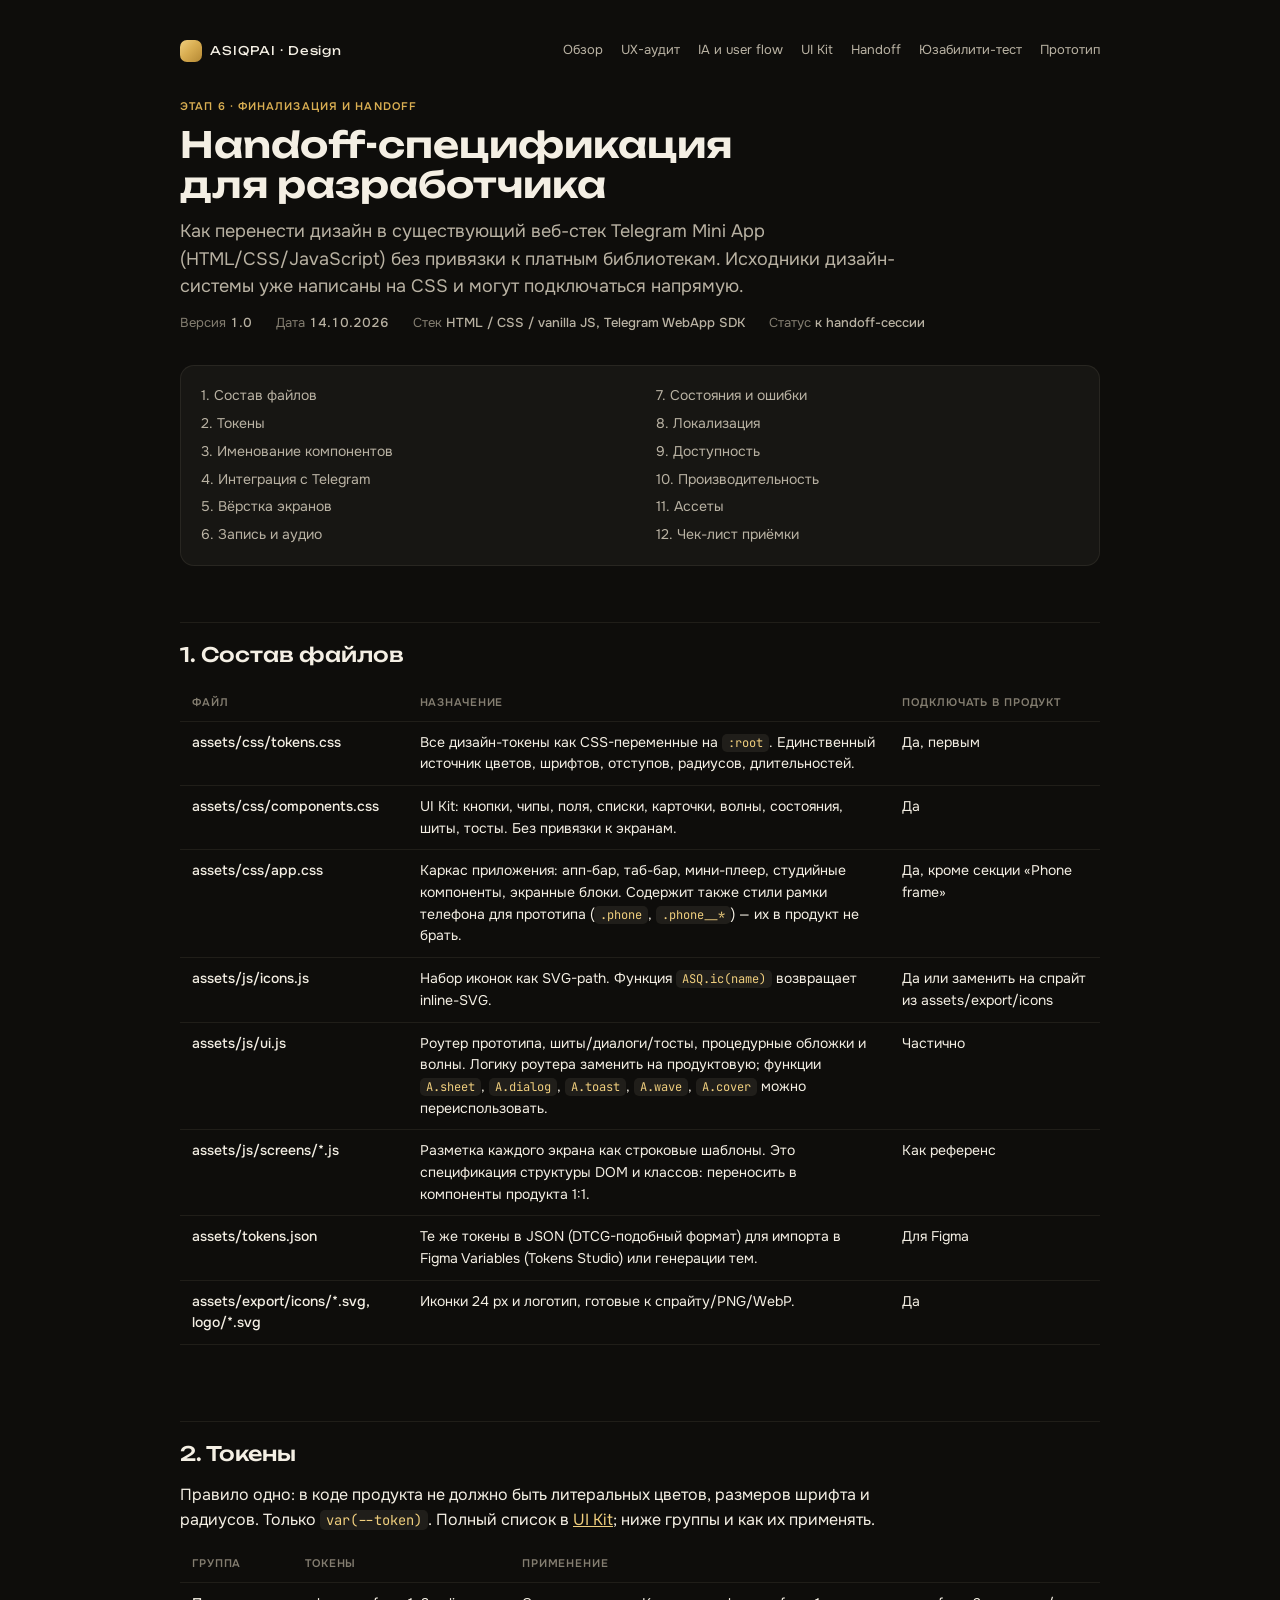
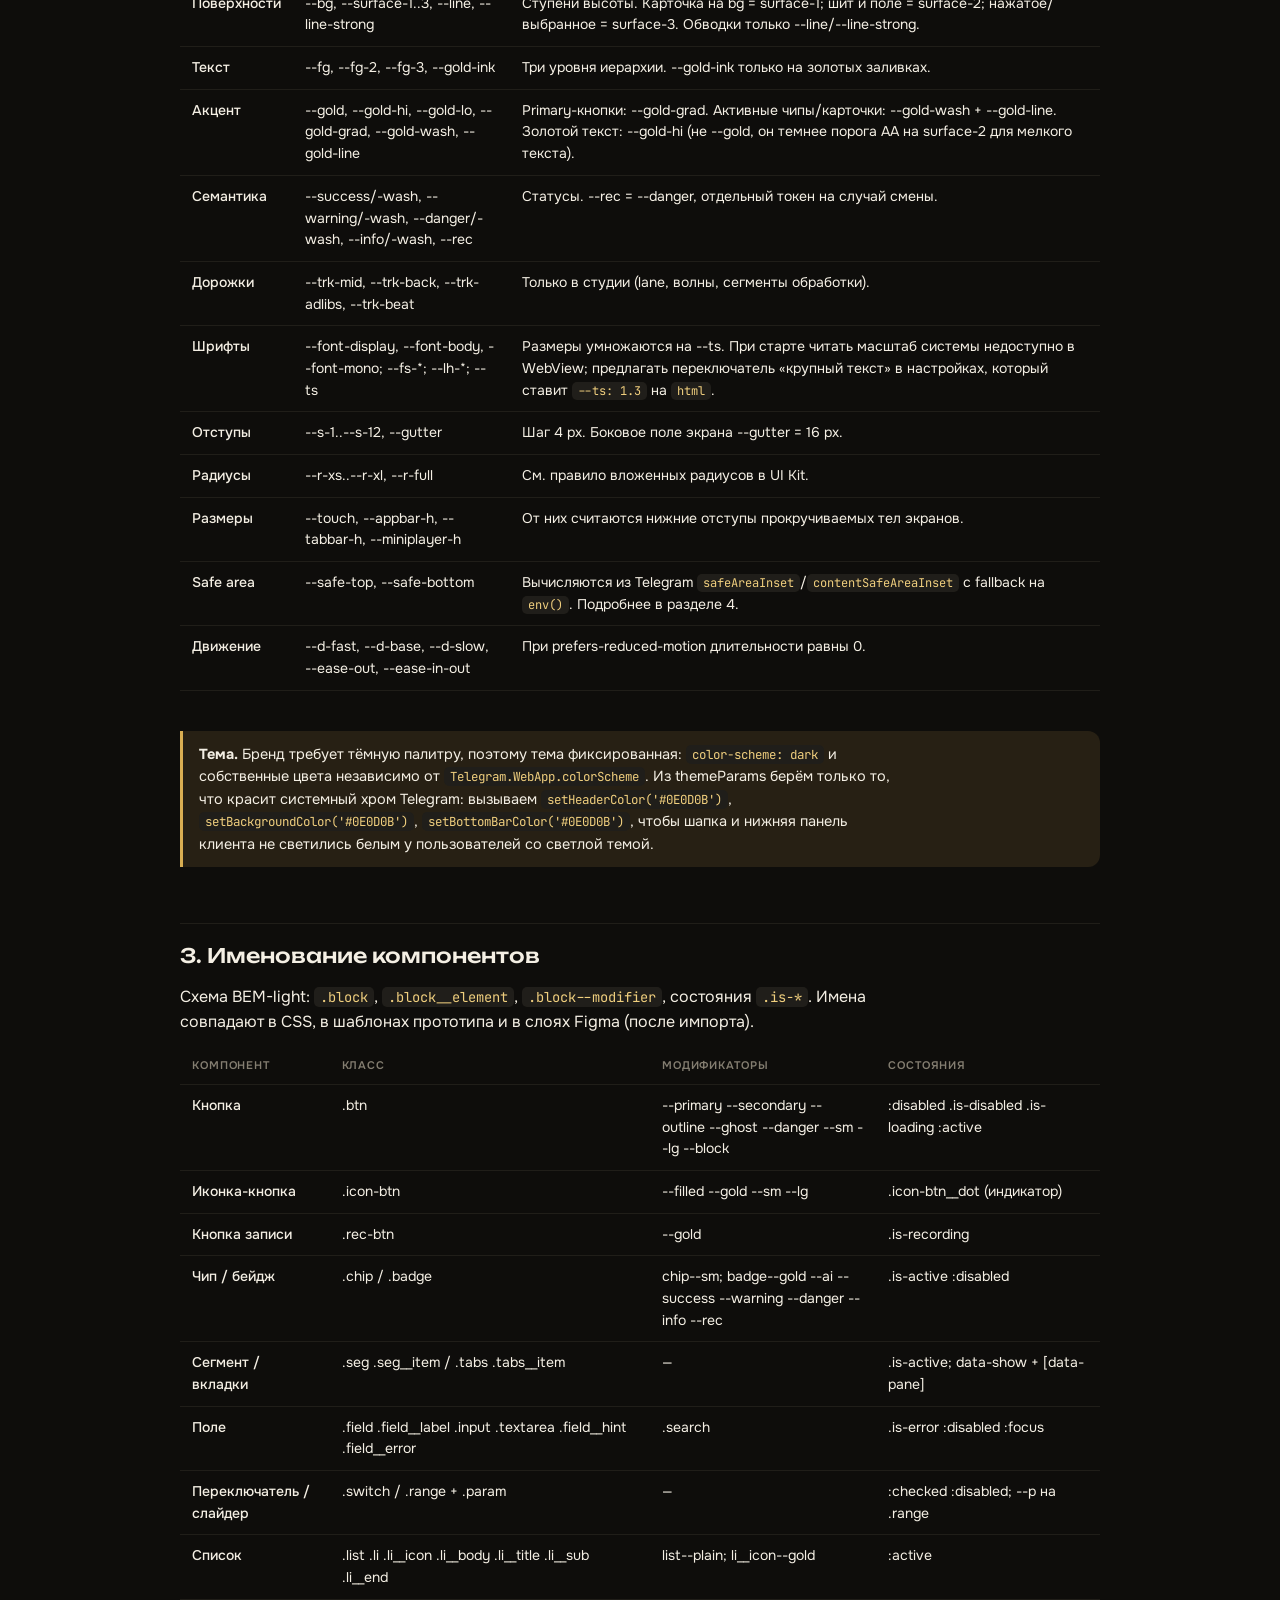
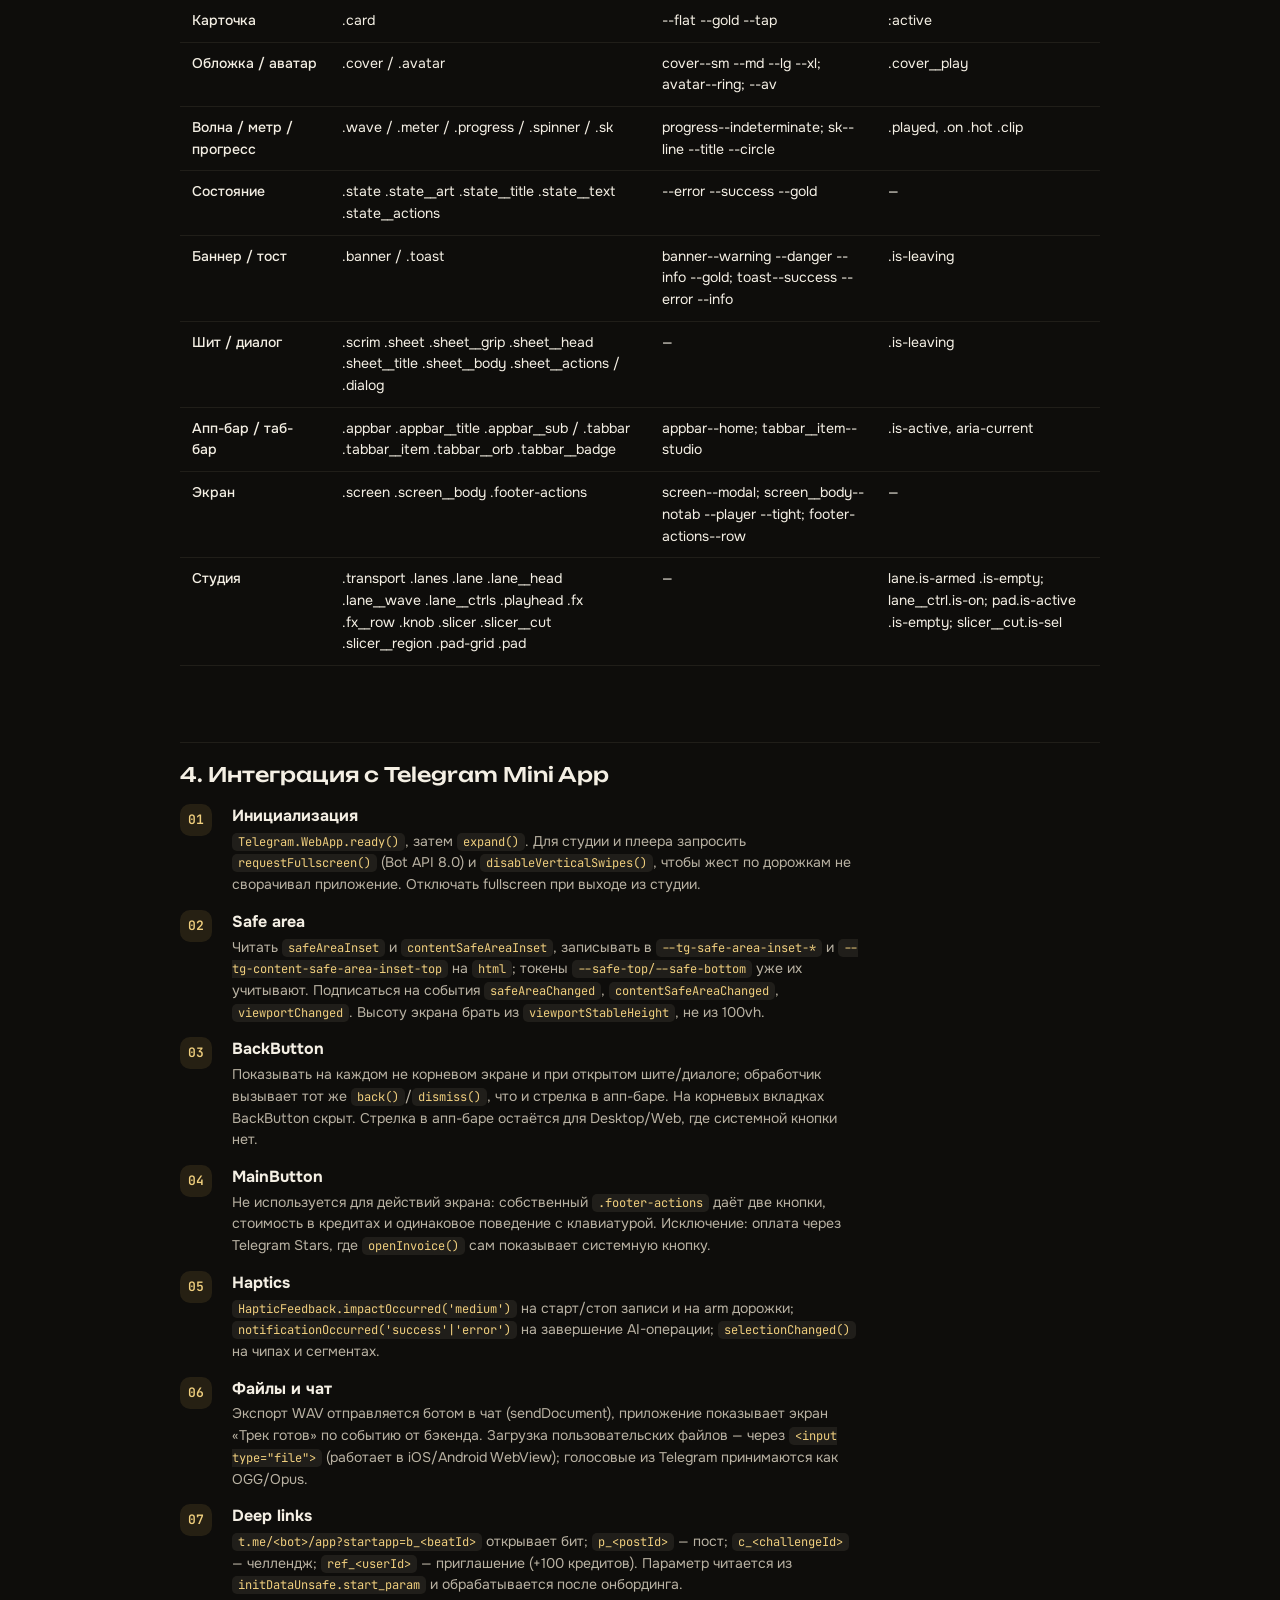
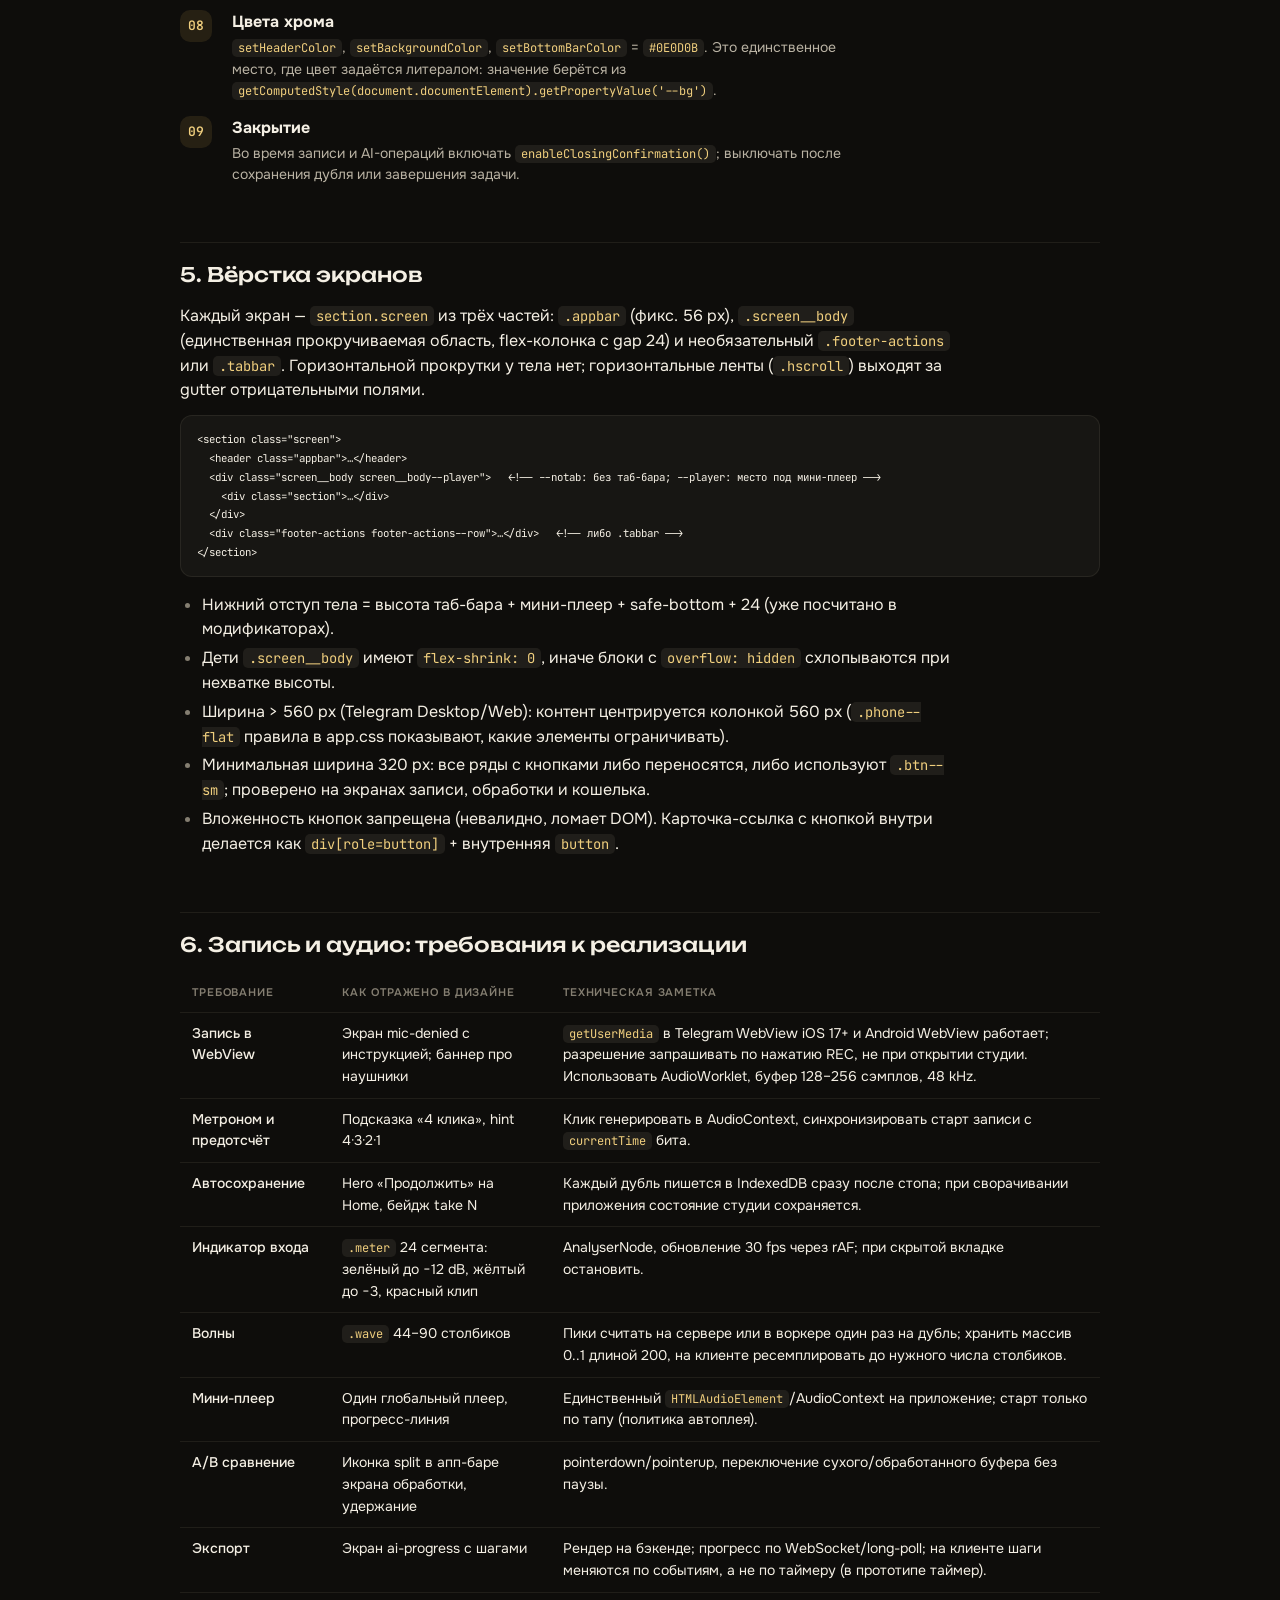
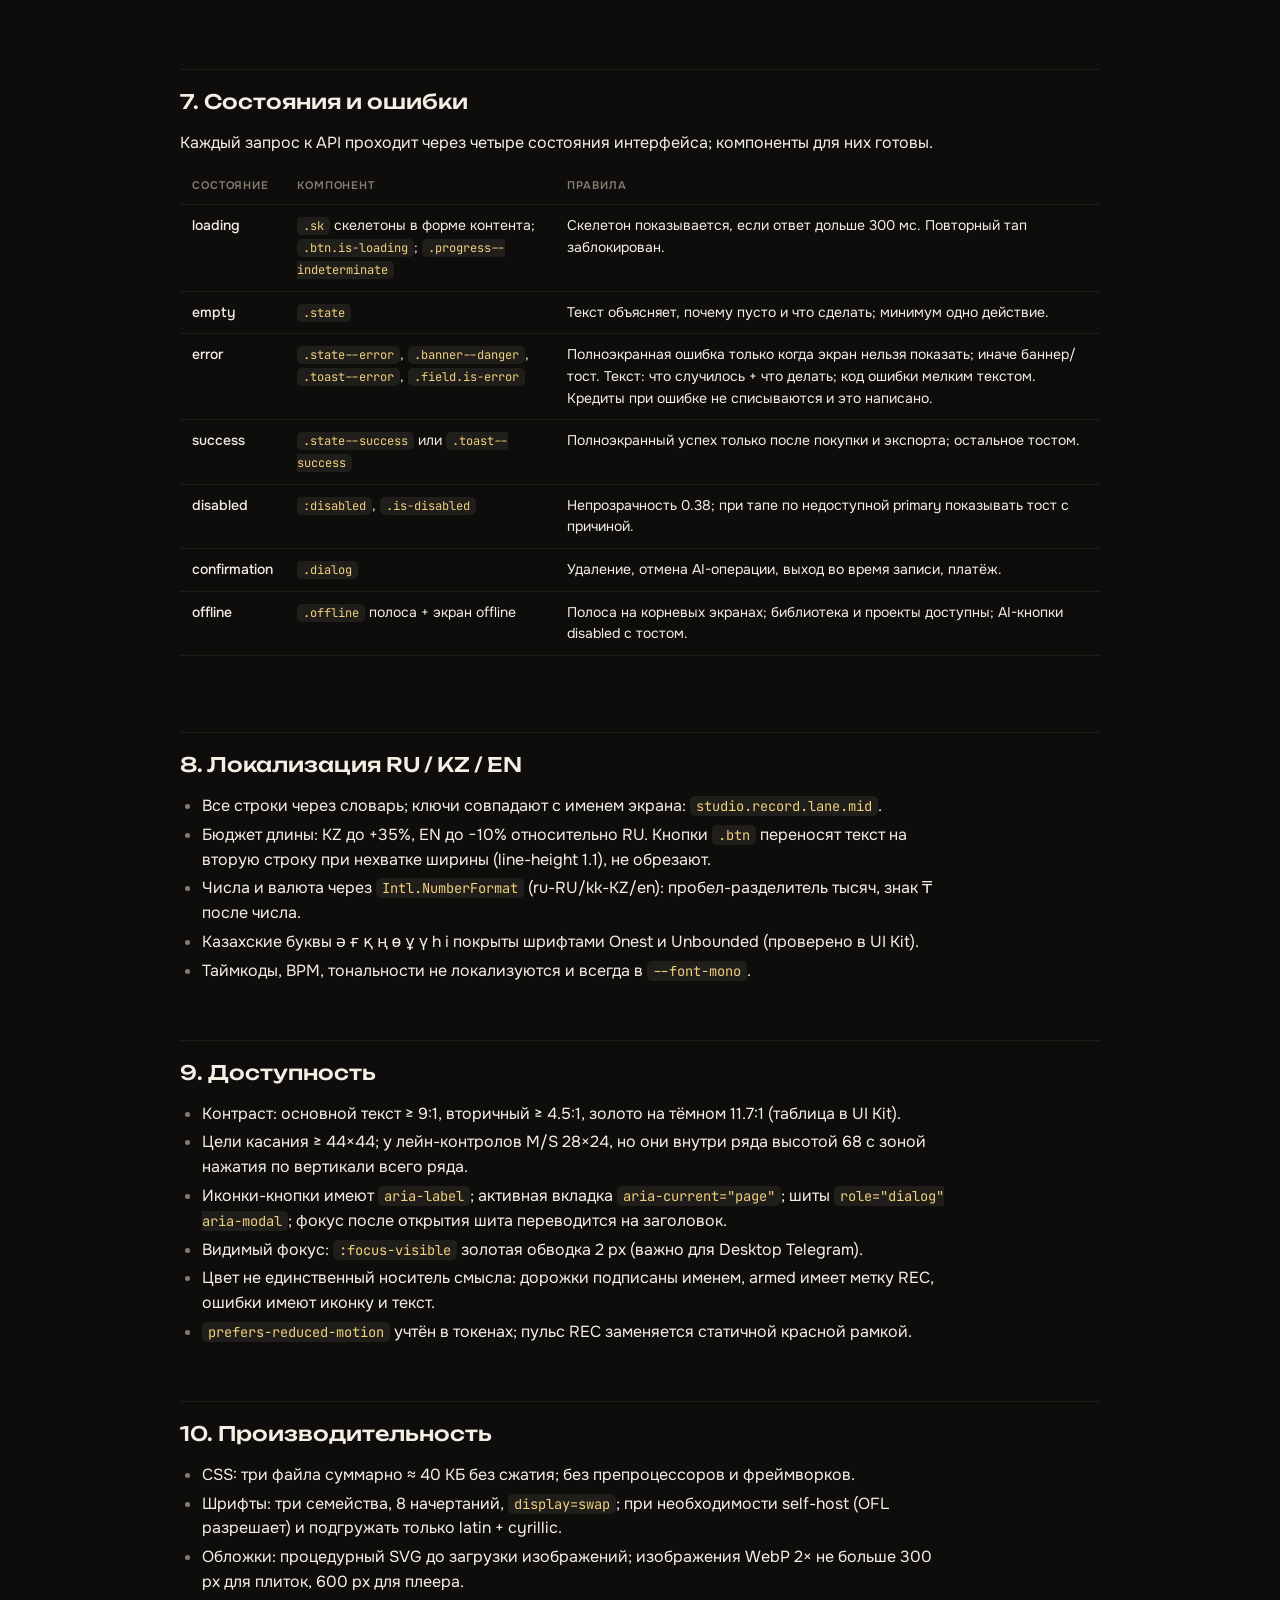
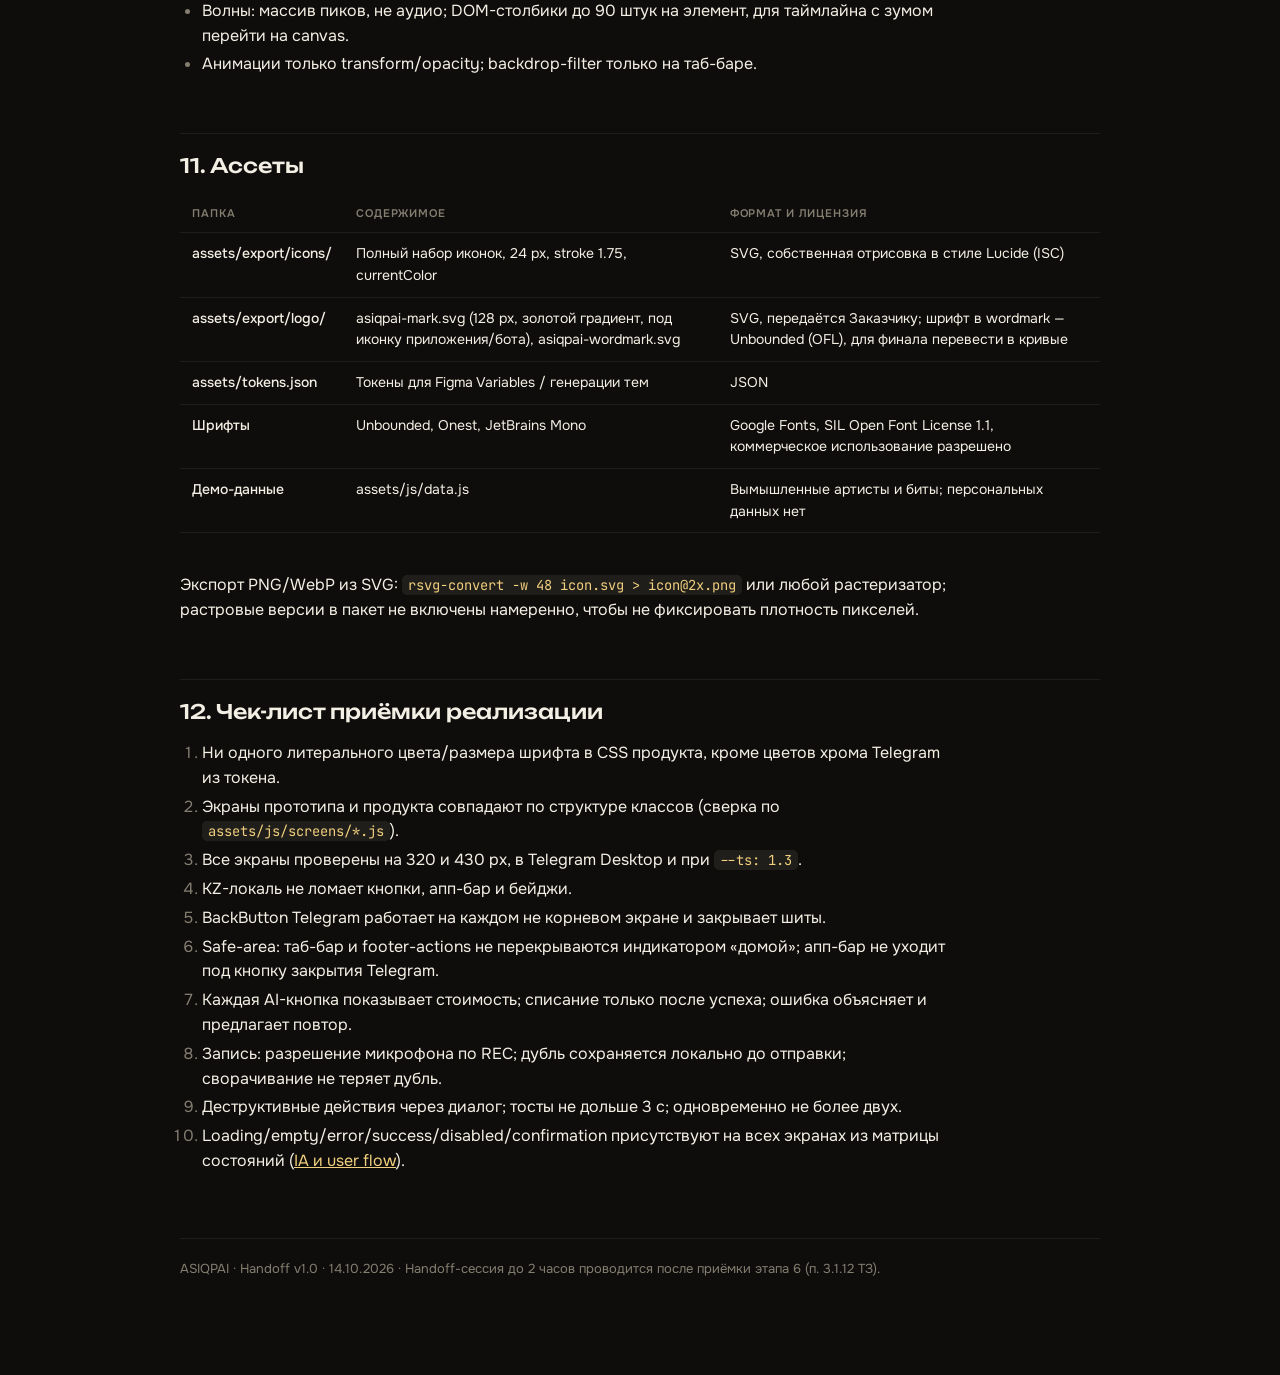
<file: design/docs/03-handoff.html>
<!doctype html>
<html lang="ru">
<head>
<meta charset="utf-8">
<meta name="viewport" content="width=device-width, initial-scale=1">
<title>ASIQPAI Handoff</title>
<link rel="stylesheet" href="https://fonts.googleapis.com/css2?family=Unbounded:wght@500;600;700&family=Onest:wght@400;500;600;700&family=JetBrains+Mono:wght@400;500&display=swap">
<link rel="stylesheet" href="../assets/css/tokens.css">
<link rel="stylesheet" href="doc.css">
</head>
<body>
<main class="doc">
  <nav class="doc-nav"><span class="brand"><i></i>ASIQPAI · Design</span><a href="../index.html">Обзор</a><a href="01-ux-audit.html">UX-аудит</a><a href="02-ia-userflow.html">IA и user flow</a><a href="../uikit.html">UI Kit</a><a href="03-handoff.html">Handoff</a><a href="04-usability-test.html">Юзабилити-тест</a><a href="../prototype.html">Прототип</a></nav>
  <p class="eyebrow">Этап 6 · Финализация и Handoff</p>
  <h1>Handoff-спецификация для разработчика</h1>
  <p class="lead">Как перенести дизайн в существующий веб-стек Telegram Mini App (HTML/CSS/JavaScript) без привязки к платным библиотекам. Исходники дизайн-системы уже написаны на CSS и могут подключаться напрямую.</p>
  <div class="meta"><span>Версия <b>1.0</b></span><span>Дата <b>14.10.2026</b></span><span>Стек <b>HTML / CSS / vanilla JS, Telegram WebApp SDK</b></span><span>Статус <b>к handoff-сессии</b></span></div>

  <div class="toc">
    <a href="#files">1. Состав файлов</a><a href="#tokens">2. Токены</a><a href="#naming">3. Именование компонентов</a><a href="#telegram">4. Интеграция с Telegram</a><a href="#layout">5. Вёрстка экранов</a>
    <a href="#audio">6. Запись и аудио</a><a href="#states">7. Состояния и ошибки</a><a href="#i18n">8. Локализация</a><a href="#a11y">9. Доступность</a><a href="#perf">10. Производительность</a><a href="#assets">11. Ассеты</a><a href="#qa">12. Чек-лист приёмки</a>
  </div>

  <h2 id="files">1. Состав файлов</h2>
  <div class="table-wrap"><table>
    <tr><th>Файл</th><th>Назначение</th><th>Подключать в продукт</th></tr>
    <tr><td>assets/css/tokens.css</td><td>Все дизайн-токены как CSS-переменные на <code>:root</code>. Единственный источник цветов, шрифтов, отступов, радиусов, длительностей.</td><td>Да, первым</td></tr>
    <tr><td>assets/css/components.css</td><td>UI Kit: кнопки, чипы, поля, списки, карточки, волны, состояния, шиты, тосты. Без привязки к экранам.</td><td>Да</td></tr>
    <tr><td>assets/css/app.css</td><td>Каркас приложения: апп-бар, таб-бар, мини-плеер, студийные компоненты, экранные блоки. Содержит также стили рамки телефона для прототипа (<code>.phone</code>, <code>.phone__*</code>) — их в продукт не брать.</td><td>Да, кроме секции «Phone frame»</td></tr>
    <tr><td>assets/js/icons.js</td><td>Набор иконок как SVG-path. Функция <code>ASQ.ic(name)</code> возвращает inline-SVG.</td><td>Да или заменить на спрайт из assets/export/icons</td></tr>
    <tr><td>assets/js/ui.js</td><td>Роутер прототипа, шиты/диалоги/тосты, процедурные обложки и волны. Логику роутера заменить на продуктовую; функции <code>A.sheet</code>, <code>A.dialog</code>, <code>A.toast</code>, <code>A.wave</code>, <code>A.cover</code> можно переиспользовать.</td><td>Частично</td></tr>
    <tr><td>assets/js/screens/*.js</td><td>Разметка каждого экрана как строковые шаблоны. Это спецификация структуры DOM и классов: переносить в компоненты продукта 1:1.</td><td>Как референс</td></tr>
    <tr><td>assets/tokens.json</td><td>Те же токены в JSON (DTCG-подобный формат) для импорта в Figma Variables (Tokens Studio) или генерации тем.</td><td>Для Figma</td></tr>
    <tr><td>assets/export/icons/*.svg, logo/*.svg</td><td>Иконки 24 px и логотип, готовые к спрайту/PNG/WebP.</td><td>Да</td></tr>
  </table></div>

  <h2 id="tokens">2. Токены</h2>
  <p>Правило одно: в коде продукта не должно быть литеральных цветов, размеров шрифта и радиусов. Только <code>var(--token)</code>. Полный список в <a href="../uikit.html#color">UI Kit</a>; ниже группы и как их применять.</p>
  <div class="table-wrap"><table>
    <tr><th>Группа</th><th>Токены</th><th>Применение</th></tr>
    <tr><td>Поверхности</td><td>--bg, --surface-1..3, --line, --line-strong</td><td>Ступени высоты. Карточка на bg = surface-1; шит и поле = surface-2; нажатое/выбранное = surface-3. Обводки только --line/--line-strong.</td></tr>
    <tr><td>Текст</td><td>--fg, --fg-2, --fg-3, --gold-ink</td><td>Три уровня иерархии. --gold-ink только на золотых заливках.</td></tr>
    <tr><td>Акцент</td><td>--gold, --gold-hi, --gold-lo, --gold-grad, --gold-wash, --gold-line</td><td>Primary-кнопки: --gold-grad. Активные чипы/карточки: --gold-wash + --gold-line. Золотой текст: --gold-hi (не --gold, он темнее порога AA на surface-2 для мелкого текста).</td></tr>
    <tr><td>Семантика</td><td>--success/-wash, --warning/-wash, --danger/-wash, --info/-wash, --rec</td><td>Статусы. --rec = --danger, отдельный токен на случай смены.</td></tr>
    <tr><td>Дорожки</td><td>--trk-mid, --trk-back, --trk-adlibs, --trk-beat</td><td>Только в студии (lane, волны, сегменты обработки).</td></tr>
    <tr><td>Шрифты</td><td>--font-display, --font-body, --font-mono; --fs-*; --lh-*; --ts</td><td>Размеры умножаются на --ts. При старте читать масштаб системы недоступно в WebView; предлагать переключатель «крупный текст» в настройках, который ставит <code>--ts: 1.3</code> на <code>html</code>.</td></tr>
    <tr><td>Отступы</td><td>--s-1..--s-12, --gutter</td><td>Шаг 4 px. Боковое поле экрана --gutter = 16 px.</td></tr>
    <tr><td>Радиусы</td><td>--r-xs..--r-xl, --r-full</td><td>См. правило вложенных радиусов в UI Kit.</td></tr>
    <tr><td>Размеры</td><td>--touch, --appbar-h, --tabbar-h, --miniplayer-h</td><td>От них считаются нижние отступы прокручиваемых тел экранов.</td></tr>
    <tr><td>Safe area</td><td>--safe-top, --safe-bottom</td><td>Вычисляются из Telegram <code>safeAreaInset</code>/<code>contentSafeAreaInset</code> с fallback на <code>env()</code>. Подробнее в разделе 4.</td></tr>
    <tr><td>Движение</td><td>--d-fast, --d-base, --d-slow, --ease-out, --ease-in-out</td><td>При prefers-reduced-motion длительности равны 0.</td></tr>
  </table></div>
  <div class="callout"><p><b>Тема.</b> Бренд требует тёмную палитру, поэтому тема фиксированная: <code>color-scheme: dark</code> и собственные цвета независимо от <code>Telegram.WebApp.colorScheme</code>. Из themeParams берём только то, что красит системный хром Telegram: вызываем <code>setHeaderColor('#0E0D0B')</code>, <code>setBackgroundColor('#0E0D0B')</code>, <code>setBottomBarColor('#0E0D0B')</code>, чтобы шапка и нижняя панель клиента не светились белым у пользователей со светлой темой.</p></div>

  <h2 id="naming">3. Именование компонентов</h2>
  <p>Схема BEM-light: <code>.block</code>, <code>.block__element</code>, <code>.block--modifier</code>, состояния <code>.is-*</code>. Имена совпадают в CSS, в шаблонах прототипа и в слоях Figma (после импорта).</p>
  <div class="table-wrap"><table>
    <tr><th>Компонент</th><th>Класс</th><th>Модификаторы</th><th>Состояния</th></tr>
    <tr><td>Кнопка</td><td>.btn</td><td>--primary --secondary --outline --ghost --danger --sm --lg --block</td><td>:disabled .is-disabled .is-loading :active</td></tr>
    <tr><td>Иконка-кнопка</td><td>.icon-btn</td><td>--filled --gold --sm --lg</td><td>.icon-btn__dot (индикатор)</td></tr>
    <tr><td>Кнопка записи</td><td>.rec-btn</td><td>--gold</td><td>.is-recording</td></tr>
    <tr><td>Чип / бейдж</td><td>.chip / .badge</td><td>chip--sm; badge--gold --ai --success --warning --danger --info --rec</td><td>.is-active :disabled</td></tr>
    <tr><td>Сегмент / вкладки</td><td>.seg .seg__item / .tabs .tabs__item</td><td>—</td><td>.is-active; data-show + [data-pane]</td></tr>
    <tr><td>Поле</td><td>.field .field__label .input .textarea .field__hint .field__error</td><td>.search</td><td>.is-error :disabled :focus</td></tr>
    <tr><td>Переключатель / слайдер</td><td>.switch / .range + .param</td><td>—</td><td>:checked :disabled; --p на .range</td></tr>
    <tr><td>Список</td><td>.list .li .li__icon .li__body .li__title .li__sub .li__end</td><td>list--plain; li__icon--gold</td><td>:active</td></tr>
    <tr><td>Карточка</td><td>.card</td><td>--flat --gold --tap</td><td>:active</td></tr>
    <tr><td>Обложка / аватар</td><td>.cover / .avatar</td><td>cover--sm --md --lg --xl; avatar--ring; --av</td><td>.cover__play</td></tr>
    <tr><td>Волна / метр / прогресс</td><td>.wave / .meter / .progress / .spinner / .sk</td><td>progress--indeterminate; sk--line --title --circle</td><td>.played, .on .hot .clip</td></tr>
    <tr><td>Состояние</td><td>.state .state__art .state__title .state__text .state__actions</td><td>--error --success --gold</td><td>—</td></tr>
    <tr><td>Баннер / тост</td><td>.banner / .toast</td><td>banner--warning --danger --info --gold; toast--success --error --info</td><td>.is-leaving</td></tr>
    <tr><td>Шит / диалог</td><td>.scrim .sheet .sheet__grip .sheet__head .sheet__title .sheet__body .sheet__actions / .dialog</td><td>—</td><td>.is-leaving</td></tr>
    <tr><td>Апп-бар / таб-бар</td><td>.appbar .appbar__title .appbar__sub / .tabbar .tabbar__item .tabbar__orb .tabbar__badge</td><td>appbar--home; tabbar__item--studio</td><td>.is-active, aria-current</td></tr>
    <tr><td>Экран</td><td>.screen .screen__body .footer-actions</td><td>screen--modal; screen__body--notab --player --tight; footer-actions--row</td><td>—</td></tr>
    <tr><td>Студия</td><td>.transport .lanes .lane .lane__head .lane__wave .lane__ctrls .playhead .fx .fx__row .knob .slicer .slicer__cut .slicer__region .pad-grid .pad</td><td>—</td><td>lane.is-armed .is-empty; lane__ctrl.is-on; pad.is-active .is-empty; slicer__cut.is-sel</td></tr>
  </table></div>

  <h2 id="telegram">4. Интеграция с Telegram Mini App</h2>
  <div class="step"><i>01</i><div><b>Инициализация</b><p><code>Telegram.WebApp.ready()</code>, затем <code>expand()</code>. Для студии и плеера запросить <code>requestFullscreen()</code> (Bot API 8.0) и <code>disableVerticalSwipes()</code>, чтобы жест по дорожкам не сворачивал приложение. Отключать fullscreen при выходе из студии.</p></div></div>
  <div class="step"><i>02</i><div><b>Safe area</b><p>Читать <code>safeAreaInset</code> и <code>contentSafeAreaInset</code>, записывать в <code>--tg-safe-area-inset-*</code> и <code>--tg-content-safe-area-inset-top</code> на <code>html</code>; токены <code>--safe-top/--safe-bottom</code> уже их учитывают. Подписаться на события <code>safeAreaChanged</code>, <code>contentSafeAreaChanged</code>, <code>viewportChanged</code>. Высоту экрана брать из <code>viewportStableHeight</code>, не из 100vh.</p></div></div>
  <div class="step"><i>03</i><div><b>BackButton</b><p>Показывать на каждом не корневом экране и при открытом шите/диалоге; обработчик вызывает тот же <code>back()</code>/<code>dismiss()</code>, что и стрелка в апп-баре. На корневых вкладках BackButton скрыт. Стрелка в апп-баре остаётся для Desktop/Web, где системной кнопки нет.</p></div></div>
  <div class="step"><i>04</i><div><b>MainButton</b><p>Не используется для действий экрана: собственный <code>.footer-actions</code> даёт две кнопки, стоимость в кредитах и одинаковое поведение с клавиатурой. Исключение: оплата через Telegram Stars, где <code>openInvoice()</code> сам показывает системную кнопку.</p></div></div>
  <div class="step"><i>05</i><div><b>Haptics</b><p><code>HapticFeedback.impactOccurred('medium')</code> на старт/стоп записи и на arm дорожки; <code>notificationOccurred('success'|'error')</code> на завершение AI-операции; <code>selectionChanged()</code> на чипах и сегментах.</p></div></div>
  <div class="step"><i>06</i><div><b>Файлы и чат</b><p>Экспорт WAV отправляется ботом в чат (sendDocument), приложение показывает экран «Трек готов» по событию от бэкенда. Загрузка пользовательских файлов — через <code>&lt;input type="file"&gt;</code> (работает в iOS/Android WebView); голосовые из Telegram принимаются как OGG/Opus.</p></div></div>
  <div class="step"><i>07</i><div><b>Deep links</b><p><code>t.me/&lt;bot&gt;/app?startapp=b_&lt;beatId&gt;</code> открывает бит; <code>p_&lt;postId&gt;</code> — пост; <code>c_&lt;challengeId&gt;</code> — челлендж; <code>ref_&lt;userId&gt;</code> — приглашение (+100 кредитов). Параметр читается из <code>initDataUnsafe.start_param</code> и обрабатывается после онбординга.</p></div></div>
  <div class="step"><i>08</i><div><b>Цвета хрома</b><p><code>setHeaderColor</code>, <code>setBackgroundColor</code>, <code>setBottomBarColor</code> = <code>#0E0D0B</code>. Это единственное место, где цвет задаётся литералом: значение берётся из <code>getComputedStyle(document.documentElement).getPropertyValue('--bg')</code>.</p></div></div>
  <div class="step"><i>09</i><div><b>Закрытие</b><p>Во время записи и AI-операций включать <code>enableClosingConfirmation()</code>; выключать после сохранения дубля или завершения задачи.</p></div></div>

  <h2 id="layout">5. Вёрстка экранов</h2>
  <p>Каждый экран — <code>section.screen</code> из трёх частей: <code>.appbar</code> (фикс. 56 px), <code>.screen__body</code> (единственная прокручиваемая область, flex-колонка с gap 24) и необязательный <code>.footer-actions</code> или <code>.tabbar</code>. Горизонтальной прокрутки у тела нет; горизонтальные ленты (<code>.hscroll</code>) выходят за gutter отрицательными полями.</p>
  <pre><code>&lt;section class="screen"&gt;
  &lt;header class="appbar"&gt;…&lt;/header&gt;
  &lt;div class="screen__body screen__body--player"&gt;   &lt;!-- --notab: без таб-бара; --player: место под мини-плеер --&gt;
    &lt;div class="section"&gt;…&lt;/div&gt;
  &lt;/div&gt;
  &lt;div class="footer-actions footer-actions--row"&gt;…&lt;/div&gt;   &lt;!-- либо .tabbar --&gt;
&lt;/section&gt;</code></pre>
  <ul>
    <li>Нижний отступ тела = высота таб-бара + мини-плеер + safe-bottom + 24 (уже посчитано в модификаторах).</li>
    <li>Дети <code>.screen__body</code> имеют <code>flex-shrink: 0</code>, иначе блоки с <code>overflow: hidden</code> схлопываются при нехватке высоты.</li>
    <li>Ширина &gt; 560 px (Telegram Desktop/Web): контент центрируется колонкой 560 px (<code>.phone--flat</code> правила в app.css показывают, какие элементы ограничивать).</li>
    <li>Минимальная ширина 320 px: все ряды с кнопками либо переносятся, либо используют <code>.btn--sm</code>; проверено на экранах записи, обработки и кошелька.</li>
    <li>Вложенность кнопок запрещена (невалидно, ломает DOM). Карточка-ссылка с кнопкой внутри делается как <code>div[role=button]</code> + внутренняя <code>button</code>.</li>
  </ul>

  <h2 id="audio">6. Запись и аудио: требования к реализации</h2>
  <div class="table-wrap"><table>
    <tr><th>Требование</th><th>Как отражено в дизайне</th><th>Техническая заметка</th></tr>
    <tr><td>Запись в WebView</td><td>Экран mic-denied с инструкцией; баннер про наушники</td><td><code>getUserMedia</code> в Telegram WebView iOS 17+ и Android WebView работает; разрешение запрашивать по нажатию REC, не при открытии студии. Использовать AudioWorklet, буфер 128–256 сэмплов, 48 kHz.</td></tr>
    <tr><td>Метроном и предотсчёт</td><td>Подсказка «4 клика», hint 4·3·2·1</td><td>Клик генерировать в AudioContext, синхронизировать старт записи с <code>currentTime</code> бита.</td></tr>
    <tr><td>Автосохранение</td><td>Hero «Продолжить» на Home, бейдж take N</td><td>Каждый дубль пишется в IndexedDB сразу после стопа; при сворачивании приложения состояние студии сохраняется.</td></tr>
    <tr><td>Индикатор входа</td><td><code>.meter</code> 24 сегмента: зелёный до −12 dB, жёлтый до −3, красный клип</td><td>AnalyserNode, обновление 30 fps через rAF; при скрытой вкладке остановить.</td></tr>
    <tr><td>Волны</td><td><code>.wave</code> 44–90 столбиков</td><td>Пики считать на сервере или в воркере один раз на дубль; хранить массив 0..1 длиной 200, на клиенте ресемплировать до нужного числа столбиков.</td></tr>
    <tr><td>Мини-плеер</td><td>Один глобальный плеер, прогресс-линия</td><td>Единственный <code>HTMLAudioElement</code>/AudioContext на приложение; старт только по тапу (политика автоплея).</td></tr>
    <tr><td>A/B сравнение</td><td>Иконка split в апп-баре экрана обработки, удержание</td><td>pointerdown/pointerup, переключение сухого/обработанного буфера без паузы.</td></tr>
    <tr><td>Экспорт</td><td>Экран ai-progress с шагами</td><td>Рендер на бэкенде; прогресс по WebSocket/long-poll; на клиенте шаги меняются по событиям, а не по таймеру (в прототипе таймер).</td></tr>
  </table></div>

  <h2 id="states">7. Состояния и ошибки</h2>
  <p>Каждый запрос к API проходит через четыре состояния интерфейса; компоненты для них готовы.</p>
  <div class="table-wrap"><table>
    <tr><th>Состояние</th><th>Компонент</th><th>Правила</th></tr>
    <tr><td>loading</td><td><code>.sk</code> скелетоны в форме контента; <code>.btn.is-loading</code>; <code>.progress--indeterminate</code></td><td>Скелетон показывается, если ответ дольше 300 мс. Повторный тап заблокирован.</td></tr>
    <tr><td>empty</td><td><code>.state</code></td><td>Текст объясняет, почему пусто и что сделать; минимум одно действие.</td></tr>
    <tr><td>error</td><td><code>.state--error</code>, <code>.banner--danger</code>, <code>.toast--error</code>, <code>.field.is-error</code></td><td>Полноэкранная ошибка только когда экран нельзя показать; иначе баннер/тост. Текст: что случилось + что делать; код ошибки мелким текстом. Кредиты при ошибке не списываются и это написано.</td></tr>
    <tr><td>success</td><td><code>.state--success</code> или <code>.toast--success</code></td><td>Полноэкранный успех только после покупки и экспорта; остальное тостом.</td></tr>
    <tr><td>disabled</td><td><code>:disabled</code>, <code>.is-disabled</code></td><td>Непрозрачность 0.38; при тапе по недоступной primary показывать тост с причиной.</td></tr>
    <tr><td>confirmation</td><td><code>.dialog</code></td><td>Удаление, отмена AI-операции, выход во время записи, платёж.</td></tr>
    <tr><td>offline</td><td><code>.offline</code> полоса + экран offline</td><td>Полоса на корневых экранах; библиотека и проекты доступны; AI-кнопки disabled с тостом.</td></tr>
  </table></div>

  <h2 id="i18n">8. Локализация RU / KZ / EN</h2>
  <ul>
    <li>Все строки через словарь; ключи совпадают с именем экрана: <code>studio.record.lane.mid</code>.</li>
    <li>Бюджет длины: KZ до +35%, EN до −10% относительно RU. Кнопки <code>.btn</code> переносят текст на вторую строку при нехватке ширины (line-height 1.1), не обрезают.</li>
    <li>Числа и валюта через <code>Intl.NumberFormat</code> (ru-RU/kk-KZ/en): пробел-разделитель тысяч, знак ₸ после числа.</li>
    <li>Казахские буквы ә ғ қ ң ө ұ ү h і покрыты шрифтами Onest и Unbounded (проверено в UI Kit).</li>
    <li>Таймкоды, BPM, тональности не локализуются и всегда в <code>--font-mono</code>.</li>
  </ul>

  <h2 id="a11y">9. Доступность</h2>
  <ul>
    <li>Контраст: основной текст ≥ 9:1, вторичный ≥ 4.5:1, золото на тёмном 11.7:1 (таблица в UI Kit).</li>
    <li>Цели касания ≥ 44×44; у лейн-контролов M/S 28×24, но они внутри ряда высотой 68 с зоной нажатия по вертикали всего ряда.</li>
    <li>Иконки-кнопки имеют <code>aria-label</code>; активная вкладка <code>aria-current="page"</code>; шиты <code>role="dialog" aria-modal</code>; фокус после открытия шита переводится на заголовок.</li>
    <li>Видимый фокус: <code>:focus-visible</code> золотая обводка 2 px (важно для Desktop Telegram).</li>
    <li>Цвет не единственный носитель смысла: дорожки подписаны именем, armed имеет метку REC, ошибки имеют иконку и текст.</li>
    <li><code>prefers-reduced-motion</code> учтён в токенах; пульс REC заменяется статичной красной рамкой.</li>
  </ul>

  <h2 id="perf">10. Производительность</h2>
  <ul>
    <li>CSS: три файла суммарно ≈ 40 КБ без сжатия; без препроцессоров и фреймворков.</li>
    <li>Шрифты: три семейства, 8 начертаний, <code>display=swap</code>; при необходимости self-host (OFL разрешает) и подгружать только latin + cyrillic.</li>
    <li>Обложки: процедурный SVG до загрузки изображений; изображения WebP 2× не больше 300 px для плиток, 600 px для плеера.</li>
    <li>Волны: массив пиков, не аудио; DOM-столбики до 90 штук на элемент, для таймлайна с зумом перейти на canvas.</li>
    <li>Анимации только transform/opacity; backdrop-filter только на таб-баре.</li>
  </ul>

  <h2 id="assets">11. Ассеты</h2>
  <div class="table-wrap"><table>
    <tr><th>Папка</th><th>Содержимое</th><th>Формат и лицензия</th></tr>
    <tr><td>assets/export/icons/</td><td>Полный набор иконок, 24 px, stroke 1.75, currentColor</td><td>SVG, собственная отрисовка в стиле Lucide (ISC)</td></tr>
    <tr><td>assets/export/logo/</td><td>asiqpai-mark.svg (128 px, золотой градиент, под иконку приложения/бота), asiqpai-wordmark.svg</td><td>SVG, передаётся Заказчику; шрифт в wordmark — Unbounded (OFL), для финала перевести в кривые</td></tr>
    <tr><td>assets/tokens.json</td><td>Токены для Figma Variables / генерации тем</td><td>JSON</td></tr>
    <tr><td>Шрифты</td><td>Unbounded, Onest, JetBrains Mono</td><td>Google Fonts, SIL Open Font License 1.1, коммерческое использование разрешено</td></tr>
    <tr><td>Демо-данные</td><td>assets/js/data.js</td><td>Вымышленные артисты и биты; персональных данных нет</td></tr>
  </table></div>
  <p>Экспорт PNG/WebP из SVG: <code>rsvg-convert -w 48 icon.svg &gt; icon@2x.png</code> или любой растеризатор; растровые версии в пакет не включены намеренно, чтобы не фиксировать плотность пикселей.</p>

  <h2 id="qa">12. Чек-лист приёмки реализации</h2>
  <ol>
    <li>Ни одного литерального цвета/размера шрифта в CSS продукта, кроме цветов хрома Telegram из токена.</li>
    <li>Экраны прототипа и продукта совпадают по структуре классов (сверка по <code>assets/js/screens/*.js</code>).</li>
    <li>Все экраны проверены на 320 и 430 px, в Telegram Desktop и при <code>--ts: 1.3</code>.</li>
    <li>KZ-локаль не ломает кнопки, апп-бар и бейджи.</li>
    <li>BackButton Telegram работает на каждом не корневом экране и закрывает шиты.</li>
    <li>Safe-area: таб-бар и footer-actions не перекрываются индикатором «домой»; апп-бар не уходит под кнопку закрытия Telegram.</li>
    <li>Каждая AI-кнопка показывает стоимость; списание только после успеха; ошибка объясняет и предлагает повтор.</li>
    <li>Запись: разрешение микрофона по REC; дубль сохраняется локально до отправки; сворачивание не теряет дубль.</li>
    <li>Деструктивные действия через диалог; тосты не дольше 3 с; одновременно не более двух.</li>
    <li>Loading/empty/error/success/disabled/confirmation присутствуют на всех экранах из матрицы состояний (<a href="02-ia-userflow.html">IA и user flow</a>).</li>
  </ol>

  <div class="footer">ASIQPAI · Handoff v1.0 · 14.10.2026 · Handoff-сессия до 2 часов проводится после приёмки этапа 6 (п. 3.1.12 ТЗ).</div>
</main>
</body>
</html>
</file>
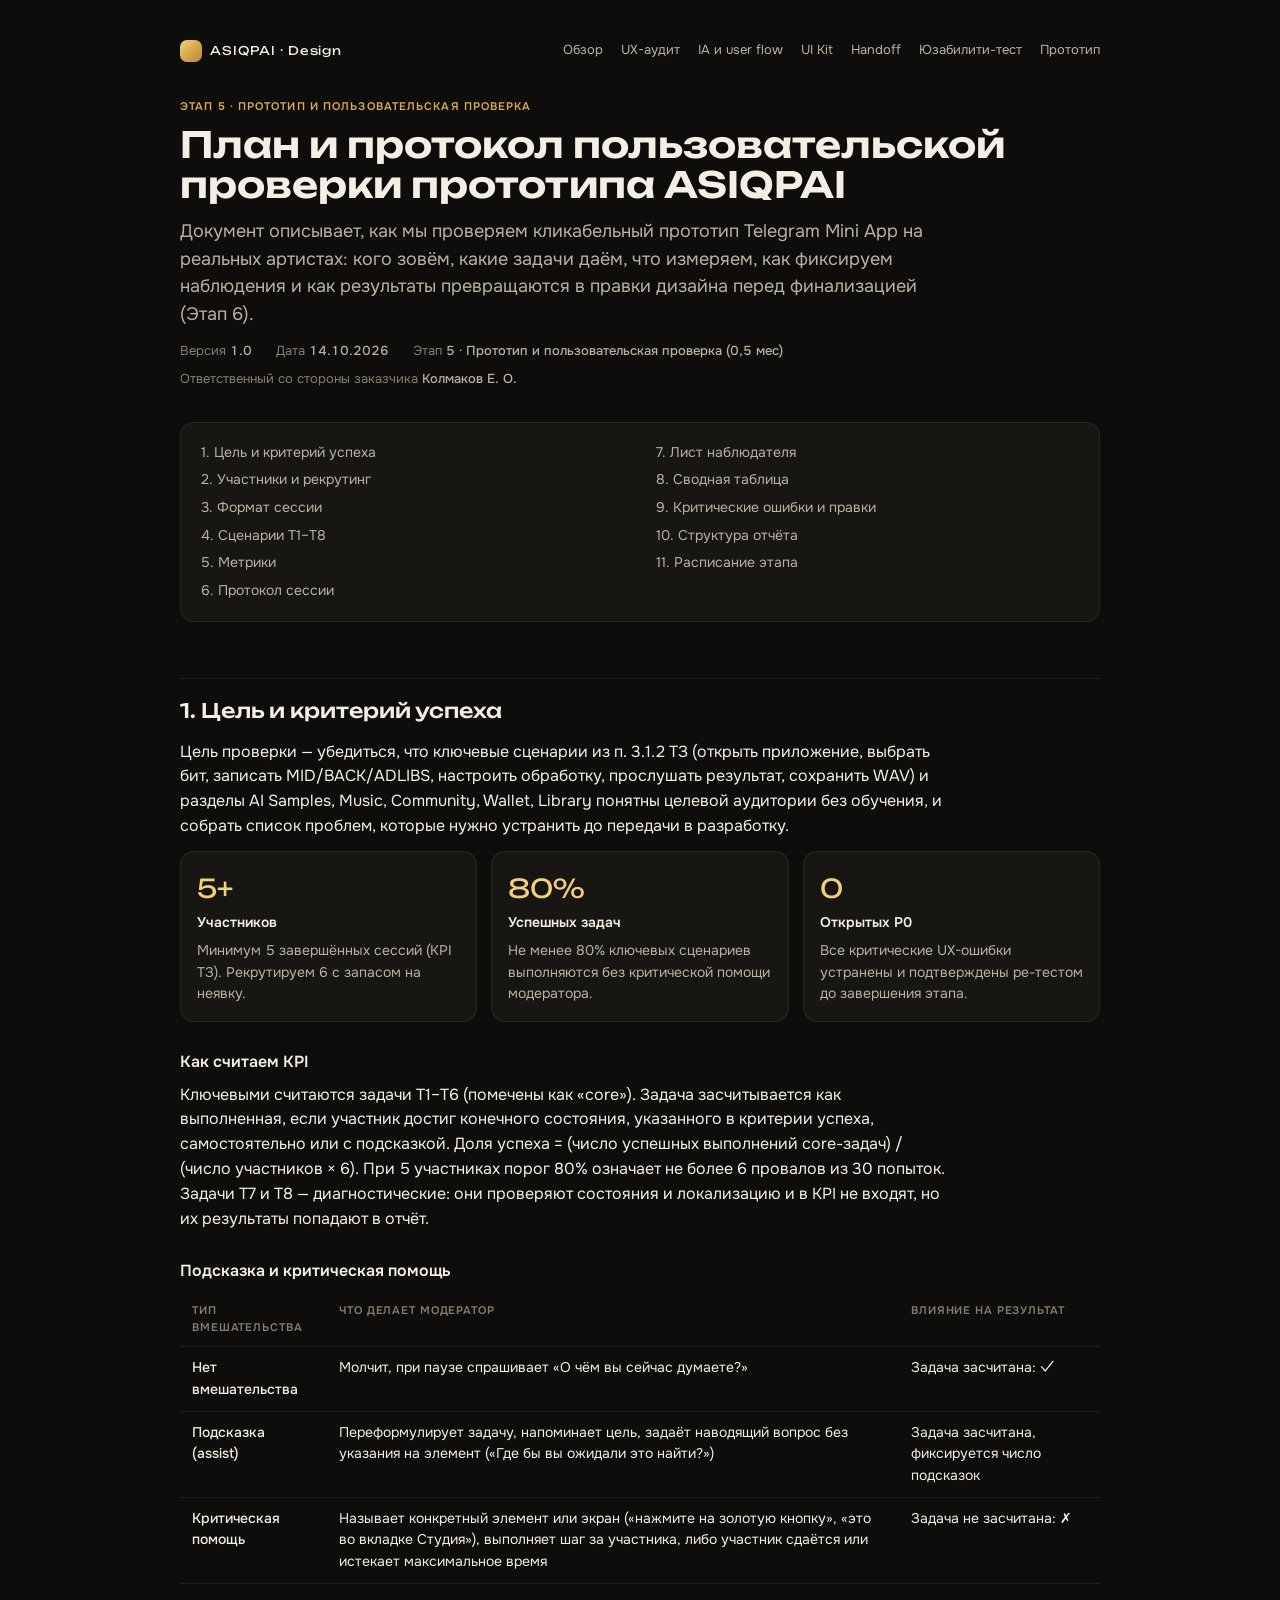
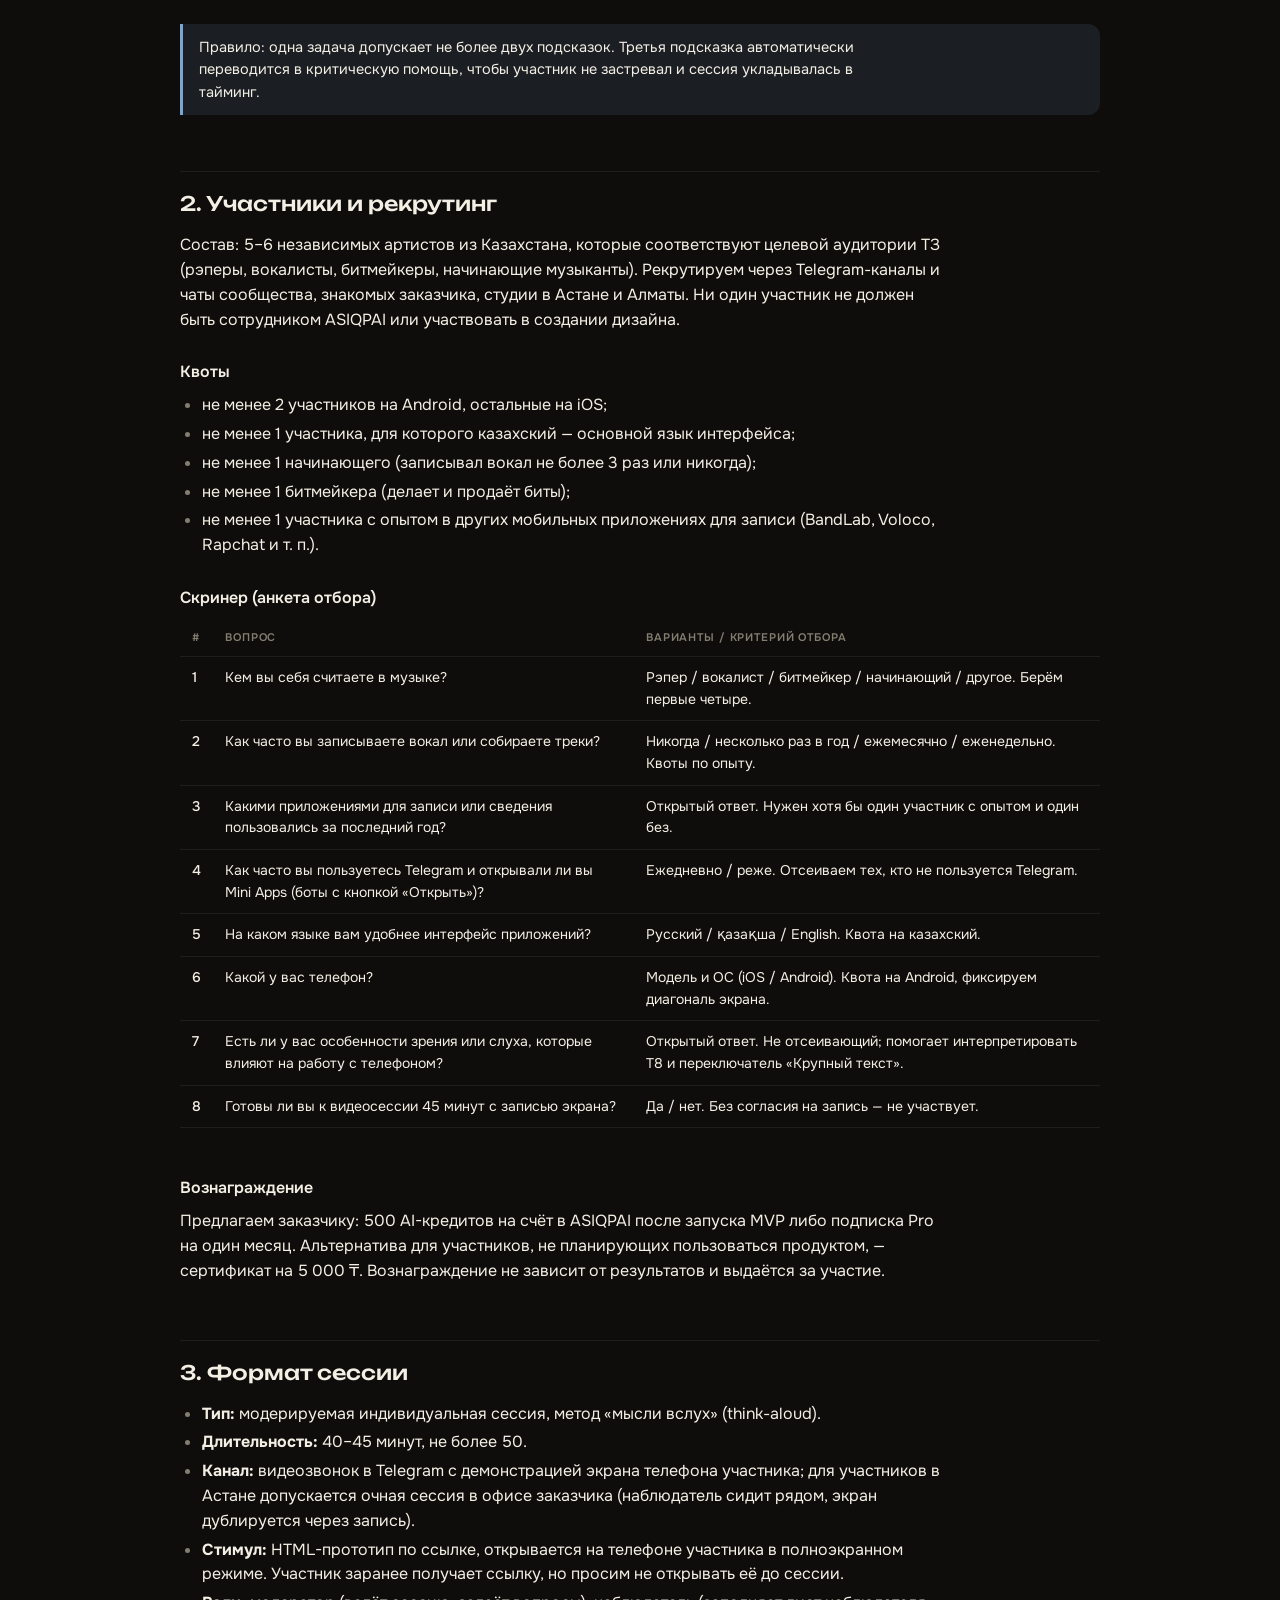
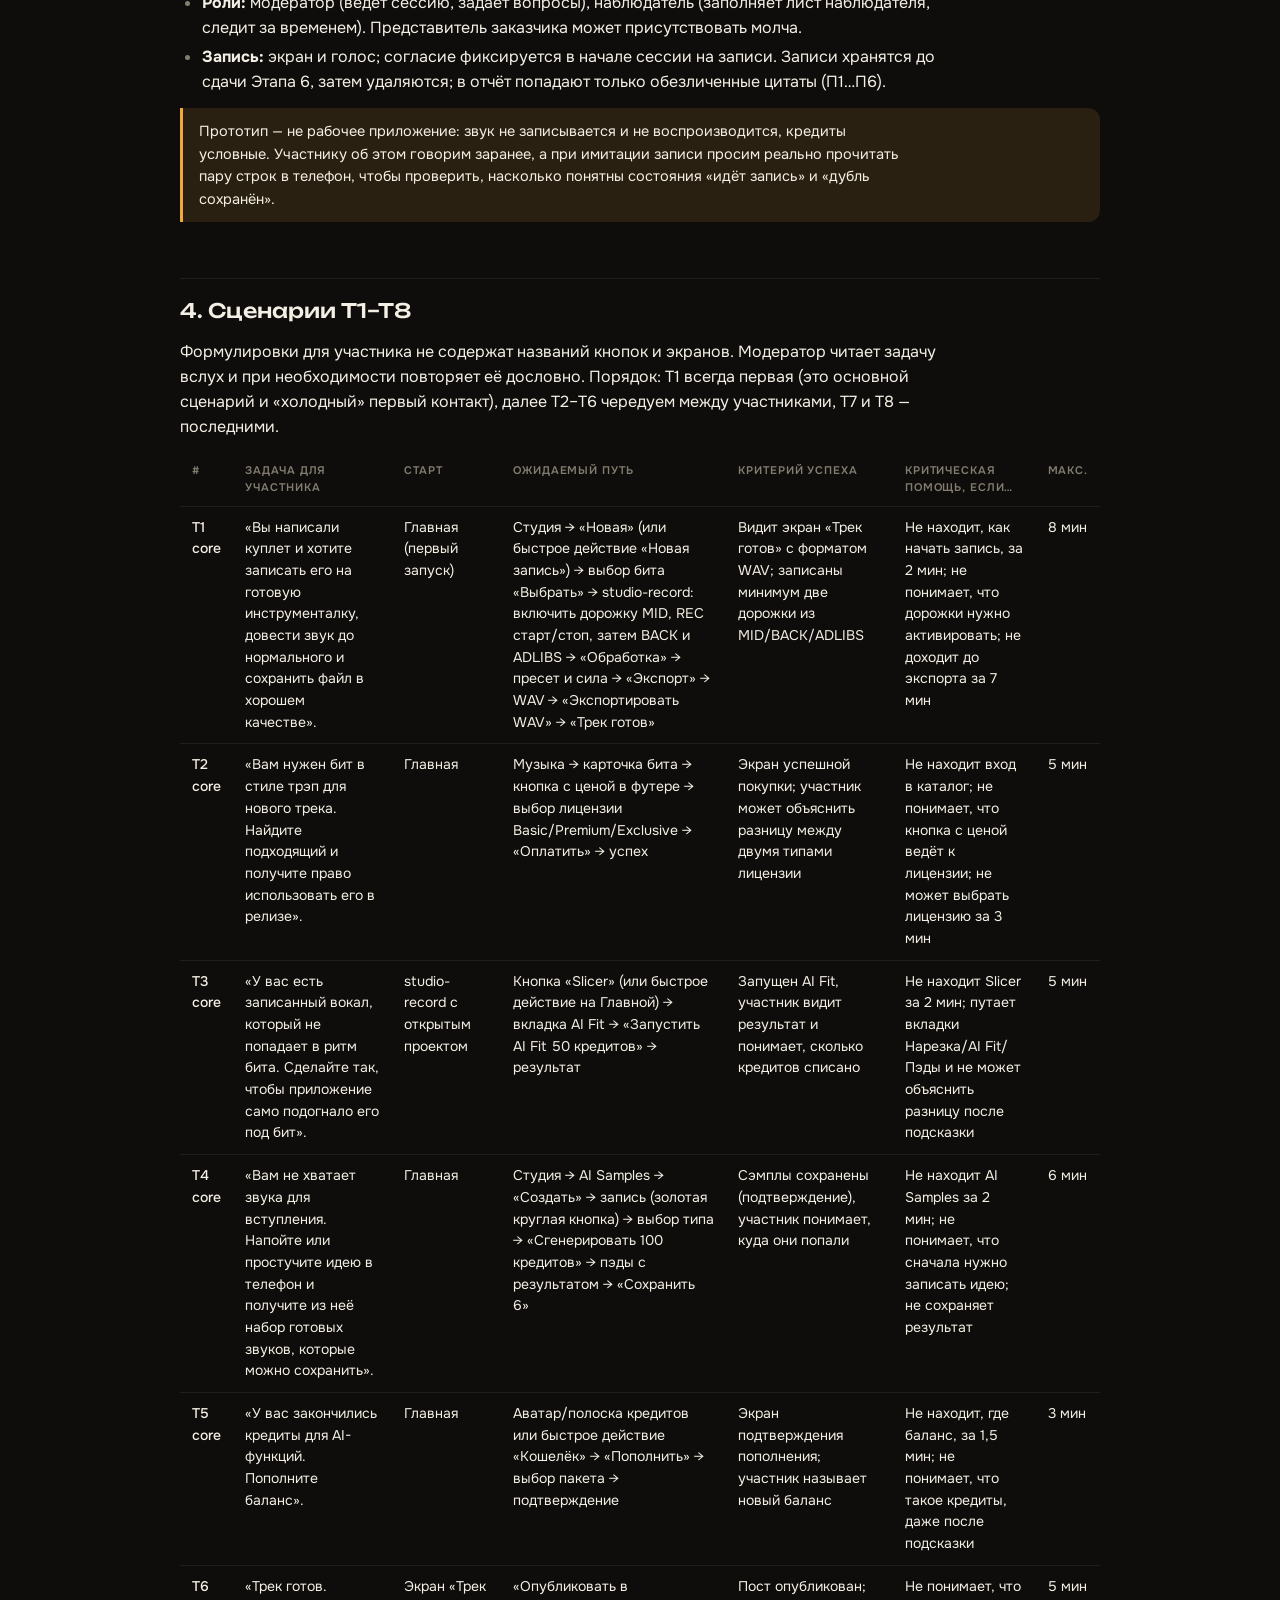
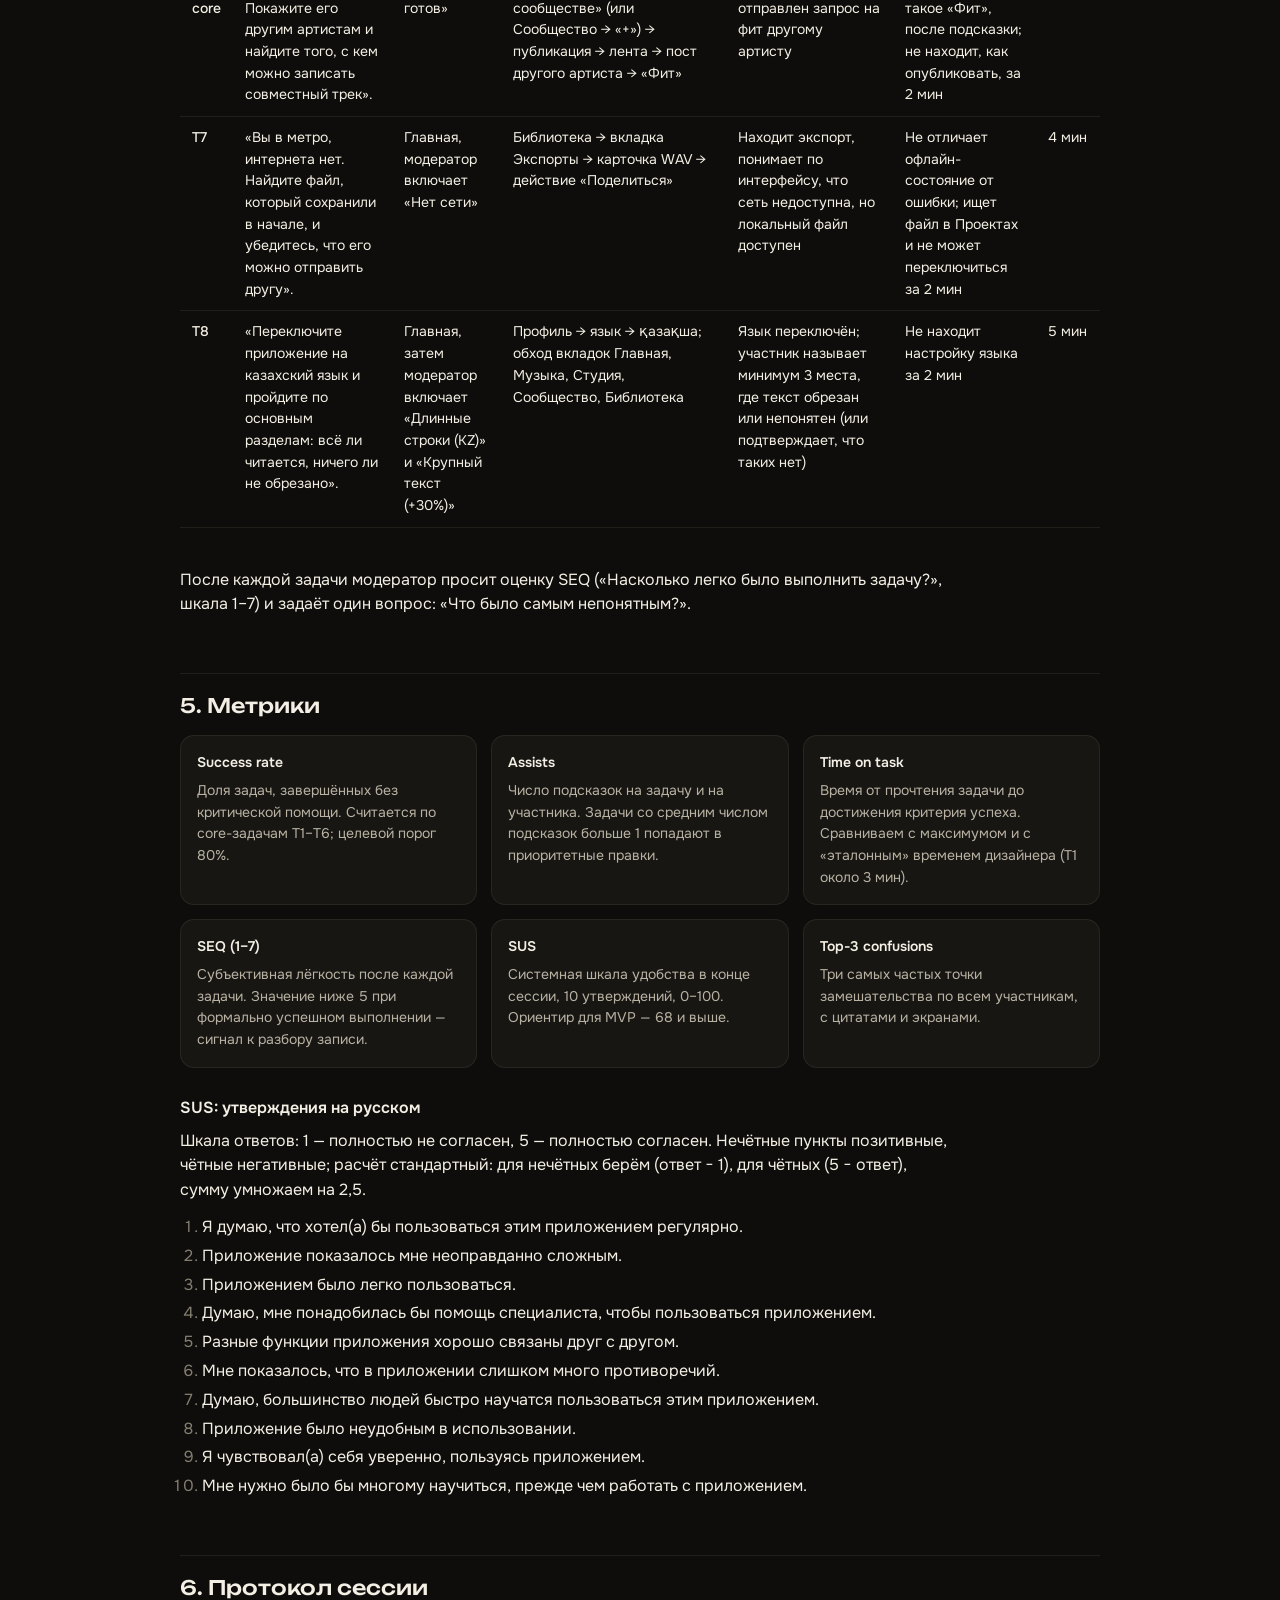
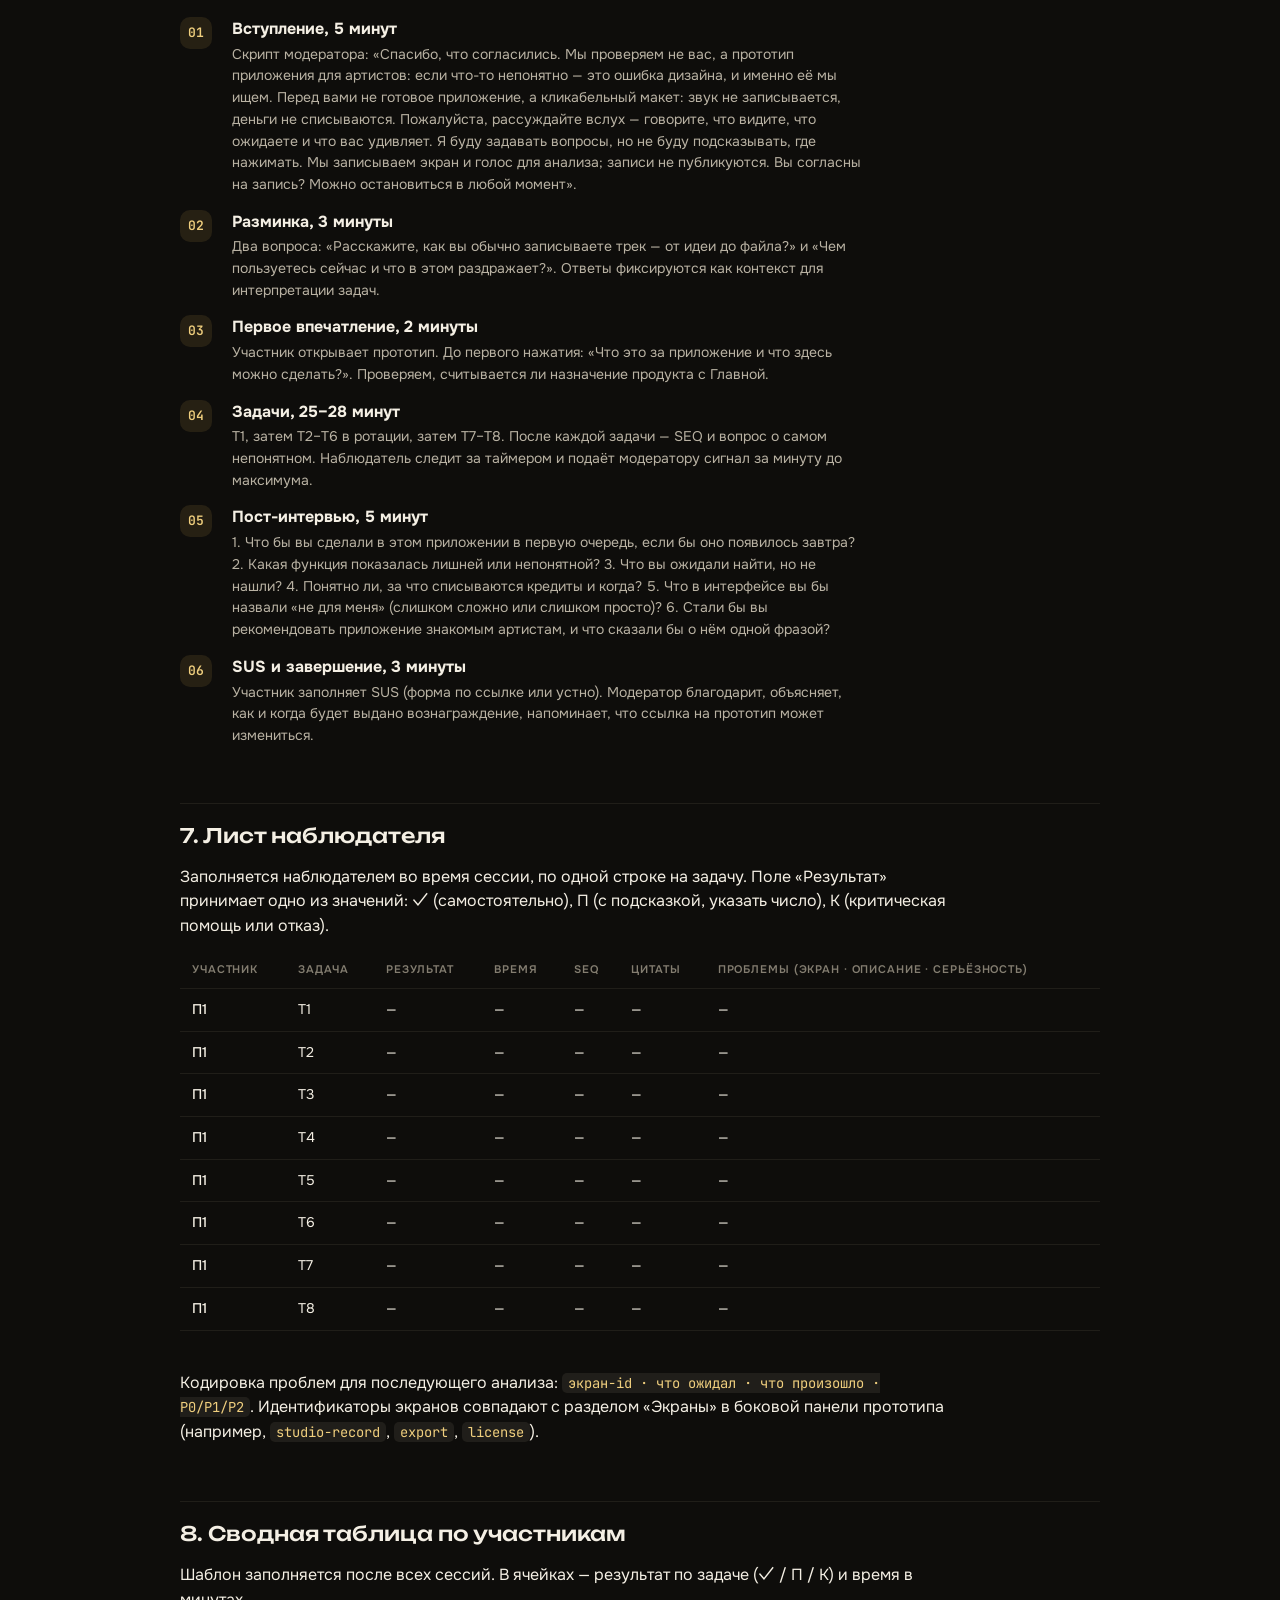
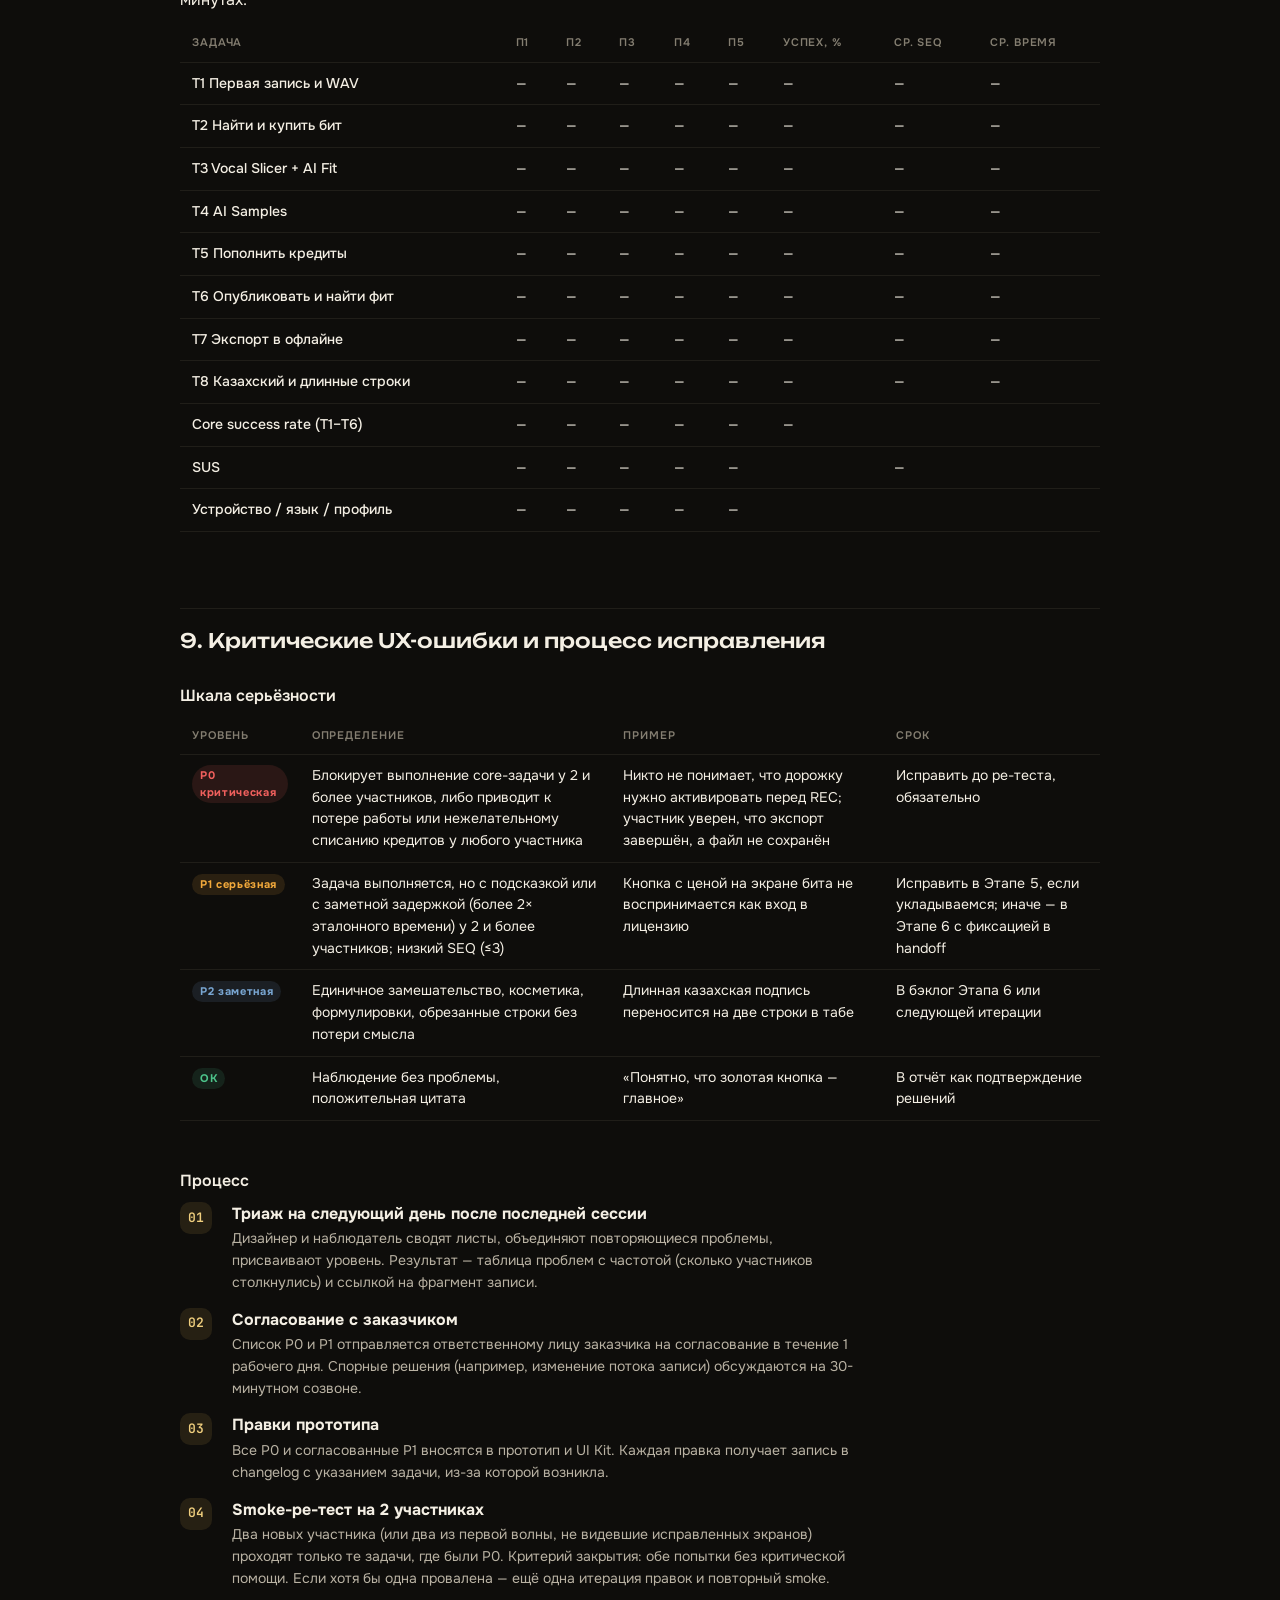
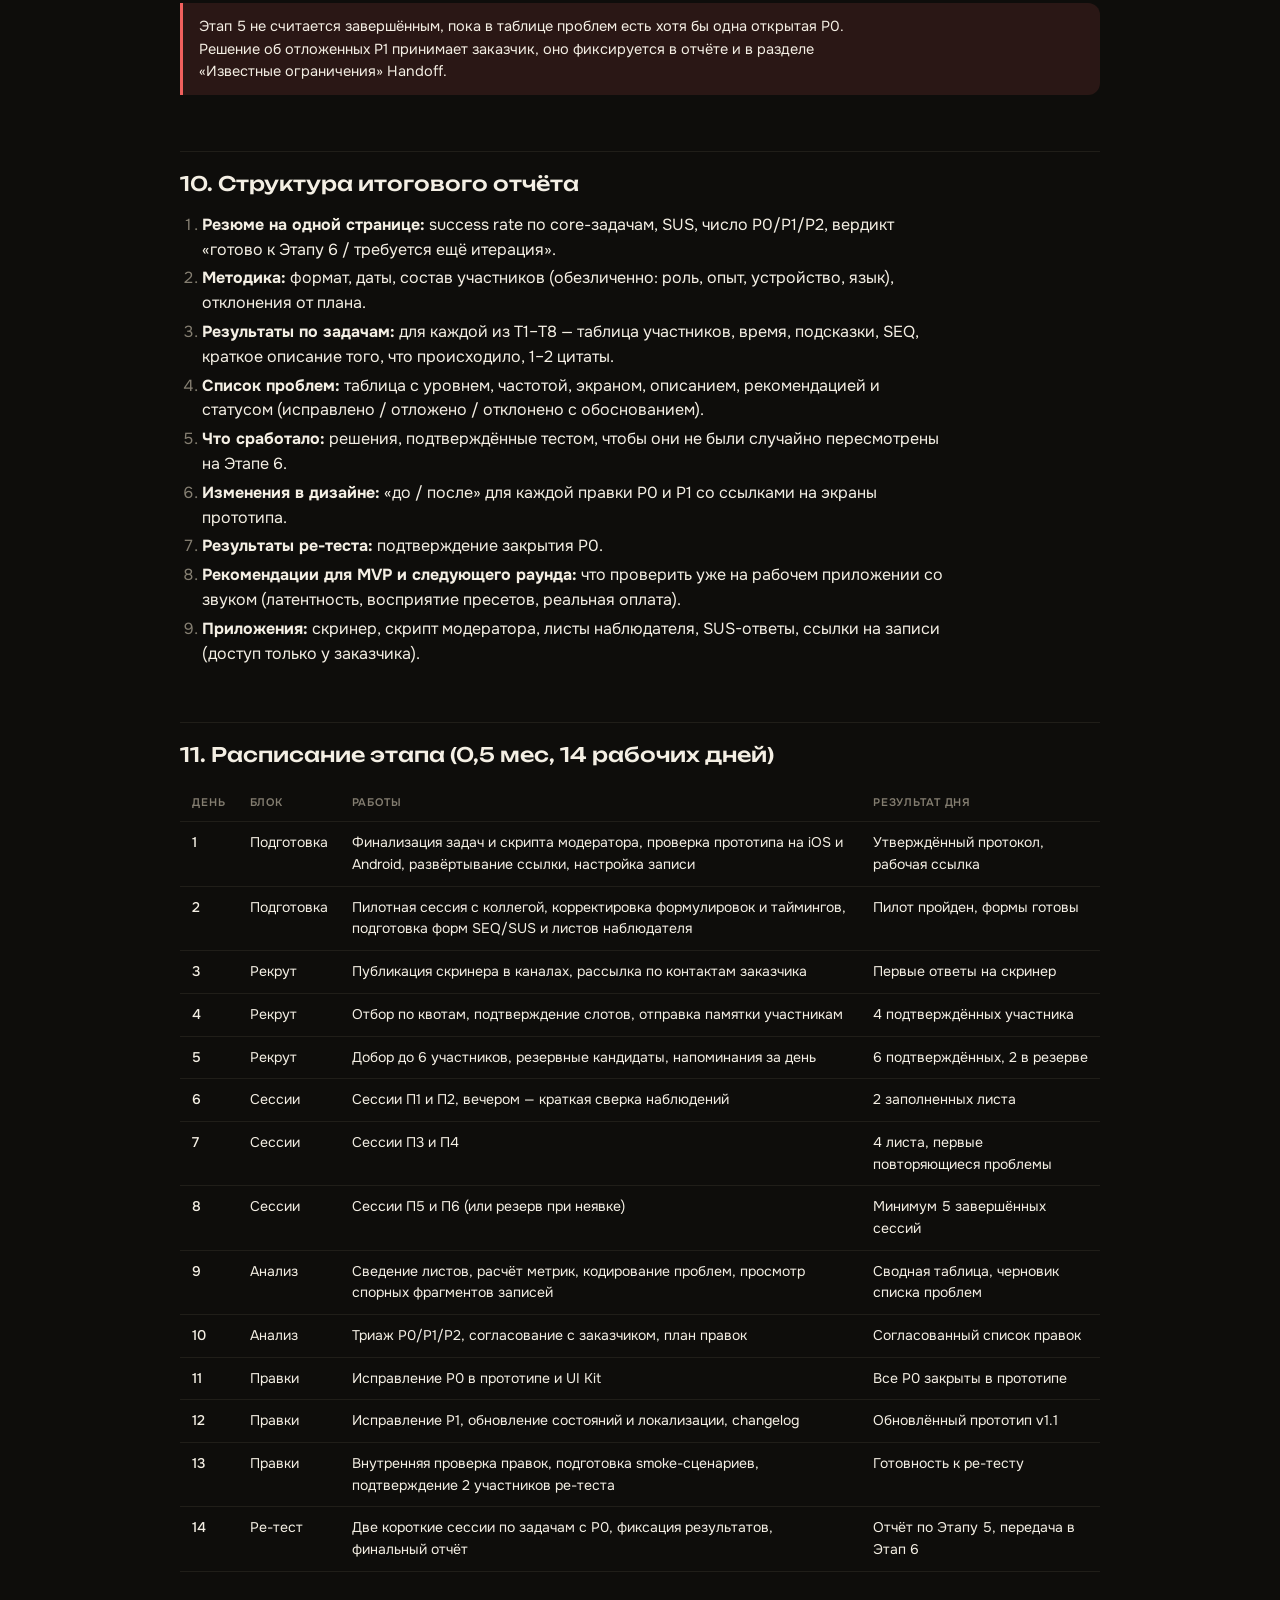
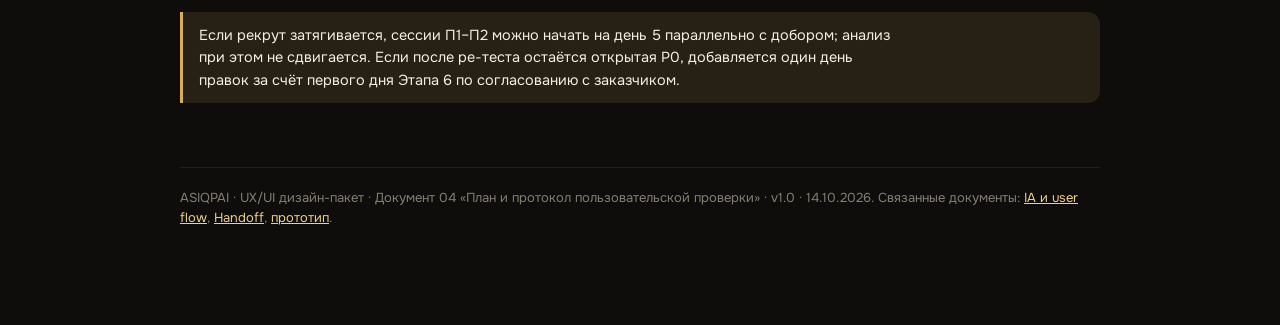
<file: design/docs/04-usability-test.html>
<!doctype html>
<html lang="ru">
<head>
<meta charset="utf-8">
<meta name="viewport" content="width=device-width, initial-scale=1">
<title>ASIQPAI · План и протокол юзабилити-теста</title>
<link rel="stylesheet" href="https://fonts.googleapis.com/css2?family=Unbounded:wght@500;600;700&family=Onest:wght@400;500;600;700&family=JetBrains+Mono:wght@400;500&display=swap">
<link rel="stylesheet" href="../assets/css/tokens.css">
<link rel="stylesheet" href="doc.css">
</head>
<body>
<main class="doc">
<nav class="doc-nav"><span class="brand"><i></i>ASIQPAI · Design</span><a href="../index.html">Обзор</a><a href="01-ux-audit.html">UX-аудит</a><a href="02-ia-userflow.html">IA и user flow</a><a href="../uikit.html">UI Kit</a><a href="03-handoff.html">Handoff</a><a href="04-usability-test.html">Юзабилити-тест</a><a href="../prototype.html">Прототип</a></nav>

<p class="eyebrow">Этап 5 · Прототип и пользовательская проверка</p>
<h1>План и протокол пользовательской проверки прототипа ASIQPAI</h1>
<p class="lead">Документ описывает, как мы проверяем кликабельный прототип Telegram Mini App на реальных артистах: кого зовём, какие задачи даём, что измеряем, как фиксируем наблюдения и как результаты превращаются в правки дизайна перед финализацией (Этап 6).</p>
<div class="meta"><span>Версия <b>1.0</b></span><span>Дата <b>14.10.2026</b></span><span>Этап <b>5 · Прототип и пользовательская проверка (0,5 мес)</b></span><span>Ответственный со стороны заказчика <b>Колмаков Е. О.</b></span></div>

<div class="toc">
<a href="#goal">1. Цель и критерий успеха</a>
<a href="#participants">2. Участники и рекрутинг</a>
<a href="#format">3. Формат сессии</a>
<a href="#tasks">4. Сценарии T1–T8</a>
<a href="#metrics">5. Метрики</a>
<a href="#protocol">6. Протокол сессии</a>
<a href="#observer">7. Лист наблюдателя</a>
<a href="#summary">8. Сводная таблица</a>
<a href="#critical">9. Критические ошибки и правки</a>
<a href="#report">10. Структура отчёта</a>
<a href="#schedule">11. Расписание этапа</a>
</div>

<h2 id="goal">1. Цель и критерий успеха</h2>
<p>Цель проверки — убедиться, что ключевые сценарии из п. 3.1.2 ТЗ (открыть приложение, выбрать бит, записать MID/BACK/ADLIBS, настроить обработку, прослушать результат, сохранить WAV) и разделы AI Samples, Music, Community, Wallet, Library понятны целевой аудитории без обучения, и собрать список проблем, которые нужно устранить до передачи в разработку.</p>
<div class="grid">
<div class="tile"><span class="num">5+</span><h4>Участников</h4><p>Минимум 5 завершённых сессий (KPI ТЗ). Рекрутируем 6 с запасом на неявку.</p></div>
<div class="tile"><span class="num">80%</span><h4>Успешных задач</h4><p>Не менее 80% ключевых сценариев выполняются без критической помощи модератора.</p></div>
<div class="tile"><span class="num">0</span><h4>Открытых P0</h4><p>Все критические UX-ошибки устранены и подтверждены ре-тестом до завершения этапа.</p></div>
</div>
<h3>Как считаем KPI</h3>
<p>Ключевыми считаются задачи T1–T6 (помечены как «core»). Задача засчитывается как выполненная, если участник достиг конечного состояния, указанного в критерии успеха, самостоятельно или с подсказкой. Доля успеха = (число успешных выполнений core-задач) / (число участников × 6). При 5 участниках порог 80% означает не более 6 провалов из 30 попыток. Задачи T7 и T8 — диагностические: они проверяют состояния и локализацию и в KPI не входят, но их результаты попадают в отчёт.</p>
<h3>Подсказка и критическая помощь</h3>
<div class="table-wrap"><table>
<tr><th>Тип вмешательства</th><th>Что делает модератор</th><th>Влияние на результат</th></tr>
<tr><td>Нет вмешательства</td><td>Молчит, при паузе спрашивает «О чём вы сейчас думаете?»</td><td>Задача засчитана: ✓</td></tr>
<tr><td>Подсказка (assist)</td><td>Переформулирует задачу, напоминает цель, задаёт наводящий вопрос без указания на элемент («Где бы вы ожидали это найти?»)</td><td>Задача засчитана, фиксируется число подсказок</td></tr>
<tr><td>Критическая помощь</td><td>Называет конкретный элемент или экран («нажмите на золотую кнопку», «это во вкладке Студия»), выполняет шаг за участника, либо участник сдаётся или истекает максимальное время</td><td>Задача не засчитана: ✗</td></tr>
</table></div>
<div class="callout callout--info"><p>Правило: одна задача допускает не более двух подсказок. Третья подсказка автоматически переводится в критическую помощь, чтобы участник не застревал и сессия укладывалась в тайминг.</p></div>

<h2 id="participants">2. Участники и рекрутинг</h2>
<p>Состав: 5–6 независимых артистов из Казахстана, которые соответствуют целевой аудитории ТЗ (рэперы, вокалисты, битмейкеры, начинающие музыканты). Рекрутируем через Telegram-каналы и чаты сообщества, знакомых заказчика, студии в Астане и Алматы. Ни один участник не должен быть сотрудником ASIQPAI или участвовать в создании дизайна.</p>
<h3>Квоты</h3>
<ul>
<li>не менее 2 участников на Android, остальные на iOS;</li>
<li>не менее 1 участника, для которого казахский — основной язык интерфейса;</li>
<li>не менее 1 начинающего (записывал вокал не более 3 раз или никогда);</li>
<li>не менее 1 битмейкера (делает и продаёт биты);</li>
<li>не менее 1 участника с опытом в других мобильных приложениях для записи (BandLab, Voloco, Rapchat и т. п.).</li>
</ul>
<h3>Скринер (анкета отбора)</h3>
<div class="table-wrap"><table>
<tr><th>#</th><th>Вопрос</th><th>Варианты / критерий отбора</th></tr>
<tr><td>1</td><td>Кем вы себя считаете в музыке?</td><td>Рэпер / вокалист / битмейкер / начинающий / другое. Берём первые четыре.</td></tr>
<tr><td>2</td><td>Как часто вы записываете вокал или собираете треки?</td><td>Никогда / несколько раз в год / ежемесячно / еженедельно. Квоты по опыту.</td></tr>
<tr><td>3</td><td>Какими приложениями для записи или сведения пользовались за последний год?</td><td>Открытый ответ. Нужен хотя бы один участник с опытом и один без.</td></tr>
<tr><td>4</td><td>Как часто вы пользуетесь Telegram и открывали ли вы Mini Apps (боты с кнопкой «Открыть»)?</td><td>Ежедневно / реже. Отсеиваем тех, кто не пользуется Telegram.</td></tr>
<tr><td>5</td><td>На каком языке вам удобнее интерфейс приложений?</td><td>Русский / қазақша / English. Квота на казахский.</td></tr>
<tr><td>6</td><td>Какой у вас телефон?</td><td>Модель и ОС (iOS / Android). Квота на Android, фиксируем диагональ экрана.</td></tr>
<tr><td>7</td><td>Есть ли у вас особенности зрения или слуха, которые влияют на работу с телефоном?</td><td>Открытый ответ. Не отсеивающий; помогает интерпретировать T8 и переключатель «Крупный текст».</td></tr>
<tr><td>8</td><td>Готовы ли вы к видеосессии 45 минут с записью экрана?</td><td>Да / нет. Без согласия на запись — не участвует.</td></tr>
</table></div>
<h3>Вознаграждение</h3>
<p>Предлагаем заказчику: 500 AI-кредитов на счёт в ASIQPAI после запуска MVP либо подписка Pro на один месяц. Альтернатива для участников, не планирующих пользоваться продуктом, — сертификат на 5 000 ₸. Вознаграждение не зависит от результатов и выдаётся за участие.</p>

<h2 id="format">3. Формат сессии</h2>
<ul>
<li><b>Тип:</b> модерируемая индивидуальная сессия, метод «мысли вслух» (think-aloud).</li>
<li><b>Длительность:</b> 40–45 минут, не более 50.</li>
<li><b>Канал:</b> видеозвонок в Telegram с демонстрацией экрана телефона участника; для участников в Астане допускается очная сессия в офисе заказчика (наблюдатель сидит рядом, экран дублируется через запись).</li>
<li><b>Стимул:</b> HTML-прототип по ссылке, открывается на телефоне участника в полноэкранном режиме. Участник заранее получает ссылку, но просим не открывать её до сессии.</li>
<li><b>Роли:</b> модератор (ведёт сессию, задаёт вопросы), наблюдатель (заполняет лист наблюдателя, следит за временем). Представитель заказчика может присутствовать молча.</li>
<li><b>Запись:</b> экран и голос; согласие фиксируется в начале сессии на записи. Записи хранятся до сдачи Этапа 6, затем удаляются; в отчёт попадают только обезличенные цитаты (П1…П6).</li>
</ul>
<div class="callout callout--warn"><p>Прототип — не рабочее приложение: звук не записывается и не воспроизводится, кредиты условные. Участнику об этом говорим заранее, а при имитации записи просим реально прочитать пару строк в телефон, чтобы проверить, насколько понятны состояния «идёт запись» и «дубль сохранён».</p></div>

<h2 id="tasks">4. Сценарии T1–T8</h2>
<p>Формулировки для участника не содержат названий кнопок и экранов. Модератор читает задачу вслух и при необходимости повторяет её дословно. Порядок: T1 всегда первая (это основной сценарий и «холодный» первый контакт), далее T2–T6 чередуем между участниками, T7 и T8 — последними.</p>

<div class="table-wrap"><table>
<tr><th>#</th><th>Задача для участника</th><th>Старт</th><th>Ожидаемый путь</th><th>Критерий успеха</th><th>Критическая помощь, если…</th><th>Макс.</th></tr>
<tr><td>T1 core</td><td>«Вы написали куплет и хотите записать его на готовую инструменталку, довести звук до нормального и сохранить файл в хорошем качестве».</td><td>Главная (первый запуск)</td><td>Студия → «Новая» (или быстрое действие «Новая запись») → выбор бита «Выбрать» → studio-record: включить дорожку MID, REC старт/стоп, затем BACK и ADLIBS → «Обработка» → пресет и сила → «Экспорт» → WAV → «Экспортировать WAV» → «Трек готов»</td><td>Видит экран «Трек готов» с форматом WAV; записаны минимум две дорожки из MID/BACK/ADLIBS</td><td>Не находит, как начать запись, за 2 мин; не понимает, что дорожки нужно активировать; не доходит до экспорта за 7 мин</td><td>8 мин</td></tr>
<tr><td>T2 core</td><td>«Вам нужен бит в стиле трэп для нового трека. Найдите подходящий и получите право использовать его в релизе».</td><td>Главная</td><td>Музыка → карточка бита → кнопка с ценой в футере → выбор лицензии Basic/Premium/Exclusive → «Оплатить» → успех</td><td>Экран успешной покупки; участник может объяснить разницу между двумя типами лицензии</td><td>Не находит вход в каталог; не понимает, что кнопка с ценой ведёт к лицензии; не может выбрать лицензию за 3 мин</td><td>5 мин</td></tr>
<tr><td>T3 core</td><td>«У вас есть записанный вокал, который не попадает в ритм бита. Сделайте так, чтобы приложение само подогнало его под бит».</td><td>studio-record с открытым проектом</td><td>Кнопка «Slicer» (или быстрое действие на Главной) → вкладка AI Fit → «Запустить AI Fit 50 кредитов» → результат</td><td>Запущен AI Fit, участник видит результат и понимает, сколько кредитов списано</td><td>Не находит Slicer за 2 мин; путает вкладки Нарезка/AI Fit/Пэды и не может объяснить разницу после подсказки</td><td>5 мин</td></tr>
<tr><td>T4 core</td><td>«Вам не хватает звука для вступления. Напойте или простучите идею в телефон и получите из неё набор готовых звуков, которые можно сохранить».</td><td>Главная</td><td>Студия → AI Samples → «Создать» → запись (золотая круглая кнопка) → выбор типа → «Сгенерировать 100 кредитов» → пэды с результатом → «Сохранить 6»</td><td>Сэмплы сохранены (подтверждение), участник понимает, куда они попали</td><td>Не находит AI Samples за 2 мин; не понимает, что сначала нужно записать идею; не сохраняет результат</td><td>6 мин</td></tr>
<tr><td>T5 core</td><td>«У вас закончились кредиты для AI-функций. Пополните баланс».</td><td>Главная</td><td>Аватар/полоска кредитов или быстрое действие «Кошелёк» → «Пополнить» → выбор пакета → подтверждение</td><td>Экран подтверждения пополнения; участник называет новый баланс</td><td>Не находит, где баланс, за 1,5 мин; не понимает, что такое кредиты, даже после подсказки</td><td>3 мин</td></tr>
<tr><td>T6 core</td><td>«Трек готов. Покажите его другим артистам и найдите того, с кем можно записать совместный трек».</td><td>Экран «Трек готов»</td><td>«Опубликовать в сообществе» (или Сообщество → «+») → публикация → лента → пост другого артиста → «Фит»</td><td>Пост опубликован; отправлен запрос на фит другому артисту</td><td>Не понимает, что такое «Фит», после подсказки; не находит, как опубликовать, за 2 мин</td><td>5 мин</td></tr>
<tr><td>T7</td><td>«Вы в метро, интернета нет. Найдите файл, который сохранили в начале, и убедитесь, что его можно отправить другу».</td><td>Главная, модератор включает «Нет сети»</td><td>Библиотека → вкладка Экспорты → карточка WAV → действие «Поделиться»</td><td>Находит экспорт, понимает по интерфейсу, что сеть недоступна, но локальный файл доступен</td><td>Не отличает офлайн-состояние от ошибки; ищет файл в Проектах и не может переключиться за 2 мин</td><td>4 мин</td></tr>
<tr><td>T8</td><td>«Переключите приложение на казахский язык и пройдите по основным разделам: всё ли читается, ничего ли не обрезано».</td><td>Главная, затем модератор включает «Длинные строки (KZ)» и «Крупный текст (+30%)»</td><td>Профиль → язык → қазақша; обход вкладок Главная, Музыка, Студия, Сообщество, Библиотека</td><td>Язык переключён; участник называет минимум 3 места, где текст обрезан или непонятен (или подтверждает, что таких нет)</td><td>Не находит настройку языка за 2 мин</td><td>5 мин</td></tr>
</table></div>
<p>После каждой задачи модератор просит оценку SEQ («Насколько легко было выполнить задачу?», шкала 1–7) и задаёт один вопрос: «Что было самым непонятным?».</p>

<h2 id="metrics">5. Метрики</h2>
<div class="grid">
<div class="tile"><h4>Success rate</h4><p>Доля задач, завершённых без критической помощи. Считается по core-задачам T1–T6; целевой порог 80%.</p></div>
<div class="tile"><h4>Assists</h4><p>Число подсказок на задачу и на участника. Задачи со средним числом подсказок больше 1 попадают в приоритетные правки.</p></div>
<div class="tile"><h4>Time on task</h4><p>Время от прочтения задачи до достижения критерия успеха. Сравниваем с максимумом и с «эталонным» временем дизайнера (T1 около 3 мин).</p></div>
<div class="tile"><h4>SEQ (1–7)</h4><p>Субъективная лёгкость после каждой задачи. Значение ниже 5 при формально успешном выполнении — сигнал к разбору записи.</p></div>
<div class="tile"><h4>SUS</h4><p>Системная шкала удобства в конце сессии, 10 утверждений, 0–100. Ориентир для MVP — 68 и выше.</p></div>
<div class="tile"><h4>Top-3 confusions</h4><p>Три самых частых точки замешательства по всем участникам, с цитатами и экранами.</p></div>
</div>
<h3>SUS: утверждения на русском</h3>
<p>Шкала ответов: 1 — полностью не согласен, 5 — полностью согласен. Нечётные пункты позитивные, чётные негативные; расчёт стандартный: для нечётных берём (ответ − 1), для чётных (5 − ответ), сумму умножаем на 2,5.</p>
<ol>
<li>Я думаю, что хотел(а) бы пользоваться этим приложением регулярно.</li>
<li>Приложение показалось мне неоправданно сложным.</li>
<li>Приложением было легко пользоваться.</li>
<li>Думаю, мне понадобилась бы помощь специалиста, чтобы пользоваться приложением.</li>
<li>Разные функции приложения хорошо связаны друг с другом.</li>
<li>Мне показалось, что в приложении слишком много противоречий.</li>
<li>Думаю, большинство людей быстро научатся пользоваться этим приложением.</li>
<li>Приложение было неудобным в использовании.</li>
<li>Я чувствовал(а) себя уверенно, пользуясь приложением.</li>
<li>Мне нужно было бы многому научиться, прежде чем работать с приложением.</li>
</ol>

<h2 id="protocol">6. Протокол сессии</h2>
<div class="step"><i>01</i><div><b>Вступление, 5 минут</b><p>Скрипт модератора: «Спасибо, что согласились. Мы проверяем не вас, а прототип приложения для артистов: если что-то непонятно — это ошибка дизайна, и именно её мы ищем. Перед вами не готовое приложение, а кликабельный макет: звук не записывается, деньги не списываются. Пожалуйста, рассуждайте вслух — говорите, что видите, что ожидаете и что вас удивляет. Я буду задавать вопросы, но не буду подсказывать, где нажимать. Мы записываем экран и голос для анализа; записи не публикуются. Вы согласны на запись? Можно остановиться в любой момент».</p></div></div>
<div class="step"><i>02</i><div><b>Разминка, 3 минуты</b><p>Два вопроса: «Расскажите, как вы обычно записываете трек — от идеи до файла?» и «Чем пользуетесь сейчас и что в этом раздражает?». Ответы фиксируются как контекст для интерпретации задач.</p></div></div>
<div class="step"><i>03</i><div><b>Первое впечатление, 2 минуты</b><p>Участник открывает прототип. До первого нажатия: «Что это за приложение и что здесь можно сделать?». Проверяем, считывается ли назначение продукта с Главной.</p></div></div>
<div class="step"><i>04</i><div><b>Задачи, 25–28 минут</b><p>T1, затем T2–T6 в ротации, затем T7–T8. После каждой задачи — SEQ и вопрос о самом непонятном. Наблюдатель следит за таймером и подаёт модератору сигнал за минуту до максимума.</p></div></div>
<div class="step"><i>05</i><div><b>Пост-интервью, 5 минут</b><p>1. Что бы вы сделали в этом приложении в первую очередь, если бы оно появилось завтра? 2. Какая функция показалась лишней или непонятной? 3. Что вы ожидали найти, но не нашли? 4. Понятно ли, за что списываются кредиты и когда? 5. Что в интерфейсе вы бы назвали «не для меня» (слишком сложно или слишком просто)? 6. Стали бы вы рекомендовать приложение знакомым артистам, и что сказали бы о нём одной фразой?</p></div></div>
<div class="step"><i>06</i><div><b>SUS и завершение, 3 минуты</b><p>Участник заполняет SUS (форма по ссылке или устно). Модератор благодарит, объясняет, как и когда будет выдано вознаграждение, напоминает, что ссылка на прототип может измениться.</p></div></div>

<h2 id="observer">7. Лист наблюдателя</h2>
<p>Заполняется наблюдателем во время сессии, по одной строке на задачу. Поле «Результат» принимает одно из значений: ✓ (самостоятельно), П (с подсказкой, указать число), К (критическая помощь или отказ).</p>
<div class="table-wrap"><table>
<tr><th>Участник</th><th>Задача</th><th>Результат</th><th>Время</th><th>SEQ</th><th>Цитаты</th><th>Проблемы (экран · описание · серьёзность)</th></tr>
<tr><td>П1</td><td>T1</td><td>—</td><td>—</td><td>—</td><td>—</td><td>—</td></tr>
<tr><td>П1</td><td>T2</td><td>—</td><td>—</td><td>—</td><td>—</td><td>—</td></tr>
<tr><td>П1</td><td>T3</td><td>—</td><td>—</td><td>—</td><td>—</td><td>—</td></tr>
<tr><td>П1</td><td>T4</td><td>—</td><td>—</td><td>—</td><td>—</td><td>—</td></tr>
<tr><td>П1</td><td>T5</td><td>—</td><td>—</td><td>—</td><td>—</td><td>—</td></tr>
<tr><td>П1</td><td>T6</td><td>—</td><td>—</td><td>—</td><td>—</td><td>—</td></tr>
<tr><td>П1</td><td>T7</td><td>—</td><td>—</td><td>—</td><td>—</td><td>—</td></tr>
<tr><td>П1</td><td>T8</td><td>—</td><td>—</td><td>—</td><td>—</td><td>—</td></tr>
</table></div>
<p>Кодировка проблем для последующего анализа: <code>экран-id · что ожидал · что произошло · P0/P1/P2</code>. Идентификаторы экранов совпадают с разделом «Экраны» в боковой панели прототипа (например, <code>studio-record</code>, <code>export</code>, <code>license</code>).</p>

<h2 id="summary">8. Сводная таблица по участникам</h2>
<p>Шаблон заполняется после всех сессий. В ячейках — результат по задаче (✓ / П / К) и время в минутах.</p>
<div class="table-wrap"><table>
<tr><th>Задача</th><th>П1</th><th>П2</th><th>П3</th><th>П4</th><th>П5</th><th>Успех, %</th><th>Ср. SEQ</th><th>Ср. время</th></tr>
<tr><td>T1 Первая запись и WAV</td><td>—</td><td>—</td><td>—</td><td>—</td><td>—</td><td>—</td><td>—</td><td>—</td></tr>
<tr><td>T2 Найти и купить бит</td><td>—</td><td>—</td><td>—</td><td>—</td><td>—</td><td>—</td><td>—</td><td>—</td></tr>
<tr><td>T3 Vocal Slicer + AI Fit</td><td>—</td><td>—</td><td>—</td><td>—</td><td>—</td><td>—</td><td>—</td><td>—</td></tr>
<tr><td>T4 AI Samples</td><td>—</td><td>—</td><td>—</td><td>—</td><td>—</td><td>—</td><td>—</td><td>—</td></tr>
<tr><td>T5 Пополнить кредиты</td><td>—</td><td>—</td><td>—</td><td>—</td><td>—</td><td>—</td><td>—</td><td>—</td></tr>
<tr><td>T6 Опубликовать и найти фит</td><td>—</td><td>—</td><td>—</td><td>—</td><td>—</td><td>—</td><td>—</td><td>—</td></tr>
<tr><td>T7 Экспорт в офлайне</td><td>—</td><td>—</td><td>—</td><td>—</td><td>—</td><td>—</td><td>—</td><td>—</td></tr>
<tr><td>T8 Казахский и длинные строки</td><td>—</td><td>—</td><td>—</td><td>—</td><td>—</td><td>—</td><td>—</td><td>—</td></tr>
<tr><td>Core success rate (T1–T6)</td><td>—</td><td>—</td><td>—</td><td>—</td><td>—</td><td>—</td><td></td><td></td></tr>
<tr><td>SUS</td><td>—</td><td>—</td><td>—</td><td>—</td><td>—</td><td></td><td>—</td><td></td></tr>
<tr><td>Устройство / язык / профиль</td><td>—</td><td>—</td><td>—</td><td>—</td><td>—</td><td></td><td></td><td></td></tr>
</table></div>

<h2 id="critical">9. Критические UX-ошибки и процесс исправления</h2>
<h3>Шкала серьёзности</h3>
<div class="table-wrap"><table>
<tr><th>Уровень</th><th>Определение</th><th>Пример</th><th>Срок</th></tr>
<tr><td><span class="sev sev--p0">P0 критическая</span></td><td>Блокирует выполнение core-задачи у 2 и более участников, либо приводит к потере работы или нежелательному списанию кредитов у любого участника</td><td>Никто не понимает, что дорожку нужно активировать перед REC; участник уверен, что экспорт завершён, а файл не сохранён</td><td>Исправить до ре-теста, обязательно</td></tr>
<tr><td><span class="sev sev--p1">P1 серьёзная</span></td><td>Задача выполняется, но с подсказкой или с заметной задержкой (более 2× эталонного времени) у 2 и более участников; низкий SEQ (≤3)</td><td>Кнопка с ценой на экране бита не воспринимается как вход в лицензию</td><td>Исправить в Этапе 5, если укладываемся; иначе — в Этапе 6 с фиксацией в handoff</td></tr>
<tr><td><span class="sev sev--p2">P2 заметная</span></td><td>Единичное замешательство, косметика, формулировки, обрезанные строки без потери смысла</td><td>Длинная казахская подпись переносится на две строки в табе</td><td>В бэклог Этапа 6 или следующей итерации</td></tr>
<tr><td><span class="sev sev--ok">OK</span></td><td>Наблюдение без проблемы, положительная цитата</td><td>«Понятно, что золотая кнопка — главное»</td><td>В отчёт как подтверждение решений</td></tr>
</table></div>
<h3>Процесс</h3>
<div class="step"><i>01</i><div><b>Триаж на следующий день после последней сессии</b><p>Дизайнер и наблюдатель сводят листы, объединяют повторяющиеся проблемы, присваивают уровень. Результат — таблица проблем с частотой (сколько участников столкнулись) и ссылкой на фрагмент записи.</p></div></div>
<div class="step"><i>02</i><div><b>Согласование с заказчиком</b><p>Список P0 и P1 отправляется ответственному лицу заказчика на согласование в течение 1 рабочего дня. Спорные решения (например, изменение потока записи) обсуждаются на 30-минутном созвоне.</p></div></div>
<div class="step"><i>03</i><div><b>Правки прототипа</b><p>Все P0 и согласованные P1 вносятся в прототип и UI Kit. Каждая правка получает запись в changelog с указанием задачи, из-за которой возникла.</p></div></div>
<div class="step"><i>04</i><div><b>Smoke-ре-тест на 2 участниках</b><p>Два новых участника (или два из первой волны, не видевшие исправленных экранов) проходят только те задачи, где были P0. Критерий закрытия: обе попытки без критической помощи. Если хотя бы одна провалена — ещё одна итерация правок и повторный smoke.</p></div></div>
<div class="callout callout--danger"><p>Этап 5 не считается завершённым, пока в таблице проблем есть хотя бы одна открытая P0. Решение об отложенных P1 принимает заказчик, оно фиксируется в отчёте и в разделе «Известные ограничения» Handoff.</p></div>

<h2 id="report">10. Структура итогового отчёта</h2>
<ol>
<li><b>Резюме на одной странице:</b> success rate по core-задачам, SUS, число P0/P1/P2, вердикт «готово к Этапу 6 / требуется ещё итерация».</li>
<li><b>Методика:</b> формат, даты, состав участников (обезличенно: роль, опыт, устройство, язык), отклонения от плана.</li>
<li><b>Результаты по задачам:</b> для каждой из T1–T8 — таблица участников, время, подсказки, SEQ, краткое описание того, что происходило, 1–2 цитаты.</li>
<li><b>Список проблем:</b> таблица с уровнем, частотой, экраном, описанием, рекомендацией и статусом (исправлено / отложено / отклонено с обоснованием).</li>
<li><b>Что сработало:</b> решения, подтверждённые тестом, чтобы они не были случайно пересмотрены на Этапе 6.</li>
<li><b>Изменения в дизайне:</b> «до / после» для каждой правки P0 и P1 со ссылками на экраны прототипа.</li>
<li><b>Результаты ре-теста:</b> подтверждение закрытия P0.</li>
<li><b>Рекомендации для MVP и следующего раунда:</b> что проверить уже на рабочем приложении со звуком (латентность, восприятие пресетов, реальная оплата).</li>
<li><b>Приложения:</b> скринер, скрипт модератора, листы наблюдателя, SUS-ответы, ссылки на записи (доступ только у заказчика).</li>
</ol>

<h2 id="schedule">11. Расписание этапа (0,5 мес, 14 рабочих дней)</h2>
<div class="table-wrap"><table>
<tr><th>День</th><th>Блок</th><th>Работы</th><th>Результат дня</th></tr>
<tr><td>1</td><td>Подготовка</td><td>Финализация задач и скрипта модератора, проверка прототипа на iOS и Android, развёртывание ссылки, настройка записи</td><td>Утверждённый протокол, рабочая ссылка</td></tr>
<tr><td>2</td><td>Подготовка</td><td>Пилотная сессия с коллегой, корректировка формулировок и таймингов, подготовка форм SEQ/SUS и листов наблюдателя</td><td>Пилот пройден, формы готовы</td></tr>
<tr><td>3</td><td>Рекрут</td><td>Публикация скринера в каналах, рассылка по контактам заказчика</td><td>Первые ответы на скринер</td></tr>
<tr><td>4</td><td>Рекрут</td><td>Отбор по квотам, подтверждение слотов, отправка памятки участникам</td><td>4 подтверждённых участника</td></tr>
<tr><td>5</td><td>Рекрут</td><td>Добор до 6 участников, резервные кандидаты, напоминания за день</td><td>6 подтверждённых, 2 в резерве</td></tr>
<tr><td>6</td><td>Сессии</td><td>Сессии П1 и П2, вечером — краткая сверка наблюдений</td><td>2 заполненных листа</td></tr>
<tr><td>7</td><td>Сессии</td><td>Сессии П3 и П4</td><td>4 листа, первые повторяющиеся проблемы</td></tr>
<tr><td>8</td><td>Сессии</td><td>Сессии П5 и П6 (или резерв при неявке)</td><td>Минимум 5 завершённых сессий</td></tr>
<tr><td>9</td><td>Анализ</td><td>Сведение листов, расчёт метрик, кодирование проблем, просмотр спорных фрагментов записей</td><td>Сводная таблица, черновик списка проблем</td></tr>
<tr><td>10</td><td>Анализ</td><td>Триаж P0/P1/P2, согласование с заказчиком, план правок</td><td>Согласованный список правок</td></tr>
<tr><td>11</td><td>Правки</td><td>Исправление P0 в прототипе и UI Kit</td><td>Все P0 закрыты в прототипе</td></tr>
<tr><td>12</td><td>Правки</td><td>Исправление P1, обновление состояний и локализации, changelog</td><td>Обновлённый прототип v1.1</td></tr>
<tr><td>13</td><td>Правки</td><td>Внутренняя проверка правок, подготовка smoke-сценариев, подтверждение 2 участников ре-теста</td><td>Готовность к ре-тесту</td></tr>
<tr><td>14</td><td>Ре-тест</td><td>Две короткие сессии по задачам с P0, фиксация результатов, финальный отчёт</td><td>Отчёт по Этапу 5, передача в Этап 6</td></tr>
</table></div>
<div class="callout"><p>Если рекрут затягивается, сессии П1–П2 можно начать на день 5 параллельно с добором; анализ при этом не сдвигается. Если после ре-теста остаётся открытая P0, добавляется один день правок за счёт первого дня Этапа 6 по согласованию с заказчиком.</p></div>

<div class="footer">ASIQPAI · UX/UI дизайн-пакет · Документ 04 «План и протокол пользовательской проверки» · v1.0 · 14.10.2026. Связанные документы: <a href="02-ia-userflow.html">IA и user flow</a>, <a href="03-handoff.html">Handoff</a>, <a href="../prototype.html">прототип</a>.</div>
</main>
</body>
</html>
</file>
<file: design/assets/css/tokens.css>
/* ==========================================================================
   ASIQPAI Design Tokens v1.0
   Concept: «тёмная студия, золотой сигнал» — warm near-black surfaces like a
   dimmed control room; gold is reserved for the signal path (primary action,
   record-armed MID track, active state). Everything else stays quiet.
   Single dark look by design (brand requirement 3.1.5), color-scheme: dark.
   ========================================================================== */

:root {
  color-scheme: dark;

  /* ---- Color: neutrals (warm bias toward gold) ---- */
  --bg:          #0E0D0B;   /* app background */
  --surface-1:   #171613;   /* cards, lists */
  --surface-2:   #201E1A;   /* elevated: sheets, inputs */
  --surface-3:   #2A2823;   /* pressed / hover / selected rows */
  --line:        rgba(242, 226, 190, 0.08);
  --line-strong: rgba(242, 226, 190, 0.16);

  --fg:   #F4EFE4;          /* primary text  — 17.4:1 on --bg */
  --fg-2: #B9B2A3;          /* secondary     —  9.0:1 */
  --fg-3: #847E71;          /* tertiary/meta —  4.8:1 */

  /* ---- Color: brand gold (signal) ---- */
  --gold:      #D9AE52;
  --gold-hi:   #F0CF7E;
  --gold-lo:   #A67C2B;
  --gold-ink:  #1A1408;      /* text/icons on gold */
  --gold-wash: rgba(217, 174, 82, 0.12);
  --gold-line: rgba(217, 174, 82, 0.40);
  --gold-grad: linear-gradient(135deg, #F0CF7E 0%, #D9AE52 45%, #B48834 100%);

  /* ---- Color: track lanes (recording) ---- */
  --trk-mid:    #D9AE52;     /* MID — lead vocal */
  --trk-back:   #79A6D2;     /* BACK — doubles / backing */
  --trk-adlibs: #D97A9B;     /* ADLIBS */
  --trk-beat:   #8C8676;     /* beat (reference) */

  /* ---- Color: semantic (separate from accent) ---- */
  --success:      #4CC38A;
  --success-wash: rgba(76, 195, 138, 0.12);
  --warning:      #F2A93B;
  --warning-wash: rgba(242, 169, 59, 0.12);
  --danger:       #F0605D;
  --danger-wash:  rgba(240, 96, 93, 0.12);
  --info:         #79A6D2;
  --info-wash:    rgba(121, 166, 210, 0.12);
  --rec:          #F0605D;   /* record indicator */

  --scrim: rgba(6, 5, 4, 0.72);

  /* ---- Typography ---- */
  --font-display: "Unbounded", "Arial Black", system-ui, sans-serif;
  --font-body:    "Onest", -apple-system, "Segoe UI", Roboto, system-ui, sans-serif;
  --font-mono:    "JetBrains Mono", ui-monospace, "SF Mono", Menlo, monospace;

  --ts: 1;   /* user text-scale multiplier (system font size / a11y test) */
  --fs-display: calc(30px * var(--ts));
  --fs-h1:      calc(24px * var(--ts));
  --fs-h2:      calc(19px * var(--ts));
  --fs-h3:      calc(16px * var(--ts));
  --fs-body:    calc(15px * var(--ts));
  --fs-sm:      calc(13px * var(--ts));
  --fs-xs:      calc(12px * var(--ts));
  --fs-label:   calc(11px * var(--ts));

  --lh-tight: 1.15;
  --lh-snug:  1.3;
  --lh-body:  1.47;

  /* ---- Spacing (4px base) ---- */
  --s-1: 4px;  --s-2: 8px;  --s-3: 12px; --s-4: 16px;
  --s-5: 20px; --s-6: 24px; --s-8: 32px; --s-10: 40px; --s-12: 48px;
  --gutter: 16px;            /* screen side padding */

  /* ---- Radii ---- */
  --r-xs: 6px; --r-sm: 10px; --r-md: 14px; --r-lg: 20px; --r-xl: 28px; --r-full: 999px;

  /* ---- Sizes ---- */
  --touch: 44px;             /* min touch target */
  --appbar-h: 56px;
  --tabbar-h: 64px;
  --miniplayer-h: 60px;

  /* ---- Elevation ---- */
  --shadow-1: 0 1px 0 rgba(255, 255, 255, 0.03) inset, 0 6px 16px rgba(0, 0, 0, 0.35);
  --shadow-sheet: 0 -16px 48px rgba(0, 0, 0, 0.55);
  --glow-gold: 0 0 0 1px var(--gold-line), 0 10px 28px rgba(217, 174, 82, 0.20);

  /* ---- Motion ---- */
  --ease-out: cubic-bezier(0.2, 0.8, 0.2, 1);
  --ease-in-out: cubic-bezier(0.6, 0, 0.3, 1);
  --d-fast: 120ms; --d-base: 200ms; --d-slow: 320ms;

  /* ---- Telegram safe areas (Bot API 8.0+), with env() fallback ---- */
  --safe-top: calc(var(--tg-safe-area-inset-top, env(safe-area-inset-top, 0px)) + var(--tg-content-safe-area-inset-top, 0px));
  --safe-bottom: max(var(--tg-safe-area-inset-bottom, 0px), env(safe-area-inset-bottom, 0px));
}

@media (prefers-reduced-motion: reduce) {
  :root { --d-fast: 0ms; --d-base: 0ms; --d-slow: 0ms; }
}
</file>
<file: design/docs/doc.css>
/* ASIQPAI documentation pages — shared style (uses tokens.css) */
*, *::before, *::after { box-sizing: border-box; }
html { scroll-behavior: smooth; }
body { margin: 0; background: var(--bg); color: var(--fg); font-family: var(--font-body); font-size: 16px; line-height: 1.55; -webkit-font-smoothing: antialiased; }
.doc { max-width: 960px; margin: 0 auto; padding-block: 40px 96px; padding-inline: 20px; }
.doc-nav { display: flex; flex-wrap: wrap; gap: 6px 18px; font-size: 13px; color: var(--fg-3); margin-bottom: 36px; align-items: center; }
.doc-nav a { color: var(--fg-2); text-decoration: none; border-bottom: 1px solid transparent; }
.doc-nav a:hover { color: var(--gold-hi); border-color: var(--gold-line); }
.doc-nav .brand { display: flex; align-items: center; gap: 8px; margin-right: auto; color: var(--fg); font-family: var(--font-display); font-size: 12px; letter-spacing: 0.08em; }
.doc-nav .brand i { width: 22px; height: 22px; border-radius: 7px; background: var(--gold-grad); display: inline-block; }
.eyebrow { font-size: 11px; font-weight: 600; text-transform: uppercase; letter-spacing: 0.1em; color: var(--gold); margin: 0 0 10px; }
h1 { font-family: var(--font-display); font-size: clamp(26px, 4vw, 36px); font-weight: 600; line-height: 1.12; margin: 0 0 12px; text-wrap: balance; }
h2 { font-family: var(--font-display); font-size: 20px; font-weight: 500; margin: 56px 0 14px; padding-top: 16px; border-top: 1px solid var(--line); text-wrap: balance; }
h3 { font-size: 16px; font-weight: 600; margin: 28px 0 8px; }
h4 { font-size: 14px; font-weight: 600; margin: 18px 0 6px; color: var(--fg-2); }
p { margin: 0 0 12px; max-width: 70ch; }
.lead { font-size: 18px; color: var(--fg-2); max-width: 64ch; }
ul, ol { padding-left: 22px; margin: 0 0 14px; max-width: 70ch; }
li { margin-bottom: 4px; }
li::marker { color: var(--fg-3); }
a { color: var(--gold-hi); }
code, kbd { font-family: var(--font-mono); font-size: 0.86em; background: var(--surface-2); padding: 1px 6px; border-radius: 5px; color: var(--gold-hi); }
pre { background: var(--surface-1); border: 1px solid var(--line); border-radius: 12px; padding: 14px 16px; overflow-x: auto; font-family: var(--font-mono); font-size: 12.5px; line-height: 1.5; margin: 0 0 16px; }
pre code { background: none; padding: 0; color: var(--fg); }
table { width: 100%; border-collapse: collapse; font-size: 14px; margin: 0 0 20px; }
th, td { text-align: left; vertical-align: top; padding: 10px 12px; border-bottom: 1px solid var(--line); }
th { font-size: 11px; text-transform: uppercase; letter-spacing: 0.08em; color: var(--fg-3); font-weight: 600; }
td:first-child { color: var(--fg); font-weight: 500; }
.table-wrap { overflow-x: auto; margin: 0 0 20px; }
.meta { display: flex; flex-wrap: wrap; gap: 8px 24px; font-size: 13px; color: var(--fg-3); margin: 0 0 32px; font-variant-numeric: tabular-nums; }
.meta b { color: var(--fg-2); font-weight: 500; }
.callout { border-left: 3px solid var(--gold); background: var(--gold-wash); padding: 12px 16px; border-radius: 0 12px 12px 0; margin: 0 0 18px; font-size: 14.5px; }
.callout--warn { border-color: var(--warning); background: var(--warning-wash); }
.callout--danger { border-color: var(--danger); background: var(--danger-wash); }
.callout--info { border-color: var(--info); background: var(--info-wash); }
.callout p:last-child { margin: 0; }
.grid { display: grid; grid-template-columns: repeat(auto-fit, minmax(220px, 1fr)); gap: 14px; margin: 0 0 20px; }
.tile { background: var(--surface-1); border: 1px solid var(--line); border-radius: 14px; padding: 16px; }
.tile h4 { margin: 0 0 6px; color: var(--fg); }
.tile p { font-size: 14px; color: var(--fg-2); margin: 0; }
.tile .num { font-family: var(--font-display); font-size: 26px; color: var(--gold-hi); display: block; margin-bottom: 4px; }
.sev { display: inline-block; font-size: 11px; font-weight: 700; letter-spacing: 0.06em; padding: 2px 8px; border-radius: 999px; }
.sev--p0 { background: var(--danger-wash); color: var(--danger); }
.sev--p1 { background: var(--warning-wash); color: var(--warning); }
.sev--p2 { background: var(--info-wash); color: var(--info); }
.sev--ok { background: var(--success-wash); color: var(--success); }
.toc { background: var(--surface-1); border: 1px solid var(--line); border-radius: 14px; padding: 16px 20px; margin: 0 0 32px; font-size: 14px; columns: 2; column-gap: 32px; }
.toc a { display: block; color: var(--fg-2); text-decoration: none; padding: 3px 0; break-inside: avoid; }
.toc a:hover { color: var(--gold-hi); }
figure { margin: 0 0 20px; }
figcaption { font-size: 13px; color: var(--fg-3); margin-top: 6px; }
.mermaid { background: var(--surface-1); border: 1px solid var(--line); border-radius: 14px; padding: 12px; overflow-x: auto; }
.mermaid svg { max-width: 100%; height: auto; }
.step { display: grid; grid-template-columns: 40px 1fr; gap: 12px; margin-bottom: 14px; }
.step i { width: 32px; height: 32px; border-radius: 10px; background: var(--gold-wash); color: var(--gold-hi); display: grid; place-items: center; font-family: var(--font-mono); font-size: 13px; font-weight: 600; font-style: normal; }
.step b { display: block; margin-bottom: 2px; }
.step p { font-size: 14px; color: var(--fg-2); margin: 0; }
.swatch { display: flex; align-items: center; gap: 12px; padding: 8px 0; border-bottom: 1px solid var(--line); font-size: 13px; }
.swatch i { width: 44px; height: 32px; border-radius: 8px; border: 1px solid var(--line-strong); flex: 0 0 auto; }
.swatch code { margin-left: auto; }
.kbd-row { display: flex; gap: 8px; flex-wrap: wrap; }
.footer { margin-top: 64px; padding-top: 20px; border-top: 1px solid var(--line); font-size: 13px; color: var(--fg-3); }
@media (max-width: 640px) { .toc { columns: 1; } h2 { margin-top: 40px; } }
@media print { body { background: #fff; color: #111; } .doc-nav { display: none; } }
</file>
<file: design/assets/css/components.css>
/* ==========================================================================
   ASIQPAI UI Kit — components (depends on tokens.css)
   Naming: .component, .component--variant, .component__part, .is-state
   ========================================================================== */

*, *::before, *::after { box-sizing: border-box; }
html, body { margin: 0; }
body {
  background: var(--bg);
  color: var(--fg);
  font-family: var(--font-body);
  font-size: var(--fs-body);
  line-height: var(--lh-body);
  -webkit-font-smoothing: antialiased;
  -webkit-tap-highlight-color: transparent;
}
button, input, select, textarea { font: inherit; color: inherit; }
button { cursor: pointer; }
[hidden] { display: none !important; }
:focus-visible { outline: 2px solid var(--gold-hi); outline-offset: 2px; border-radius: var(--r-xs); }
.sr-only { position: absolute; width: 1px; height: 1px; overflow: hidden; clip: rect(0 0 0 0); white-space: nowrap; }

/* ---------- Typography ---------- */
.t-display { font-family: var(--font-display); font-size: var(--fs-display); font-weight: 600; line-height: var(--lh-tight); letter-spacing: -0.01em; text-wrap: balance; margin: 0; }
.t-h1 { font-family: var(--font-display); font-size: var(--fs-h1); font-weight: 600; line-height: var(--lh-tight); text-wrap: balance; margin: 0; }
.t-h2 { font-family: var(--font-display); font-size: var(--fs-h2); font-weight: 500; line-height: var(--lh-snug); text-wrap: balance; margin: 0; }
.t-h3 { font-size: var(--fs-h3); font-weight: 600; line-height: var(--lh-snug); margin: 0; }
.t-body { font-size: var(--fs-body); line-height: var(--lh-body); margin: 0; }
.t-sm { font-size: var(--fs-sm); line-height: 1.4; margin: 0; }
.t-xs { font-size: var(--fs-xs); line-height: 1.35; margin: 0; }
.t-label { font-size: var(--fs-label); font-weight: 600; text-transform: uppercase; letter-spacing: 0.08em; color: var(--fg-3); margin: 0; }
.t-mono { font-family: var(--font-mono); font-size: var(--fs-xs); font-variant-numeric: tabular-nums; letter-spacing: 0; }
.t-num { font-variant-numeric: tabular-nums; }
.c-2 { color: var(--fg-2); } .c-3 { color: var(--fg-3); } .c-gold { color: var(--gold); }
.c-success { color: var(--success); } .c-danger { color: var(--danger); } .c-warning { color: var(--warning); }
.clamp-1 { overflow: hidden; text-overflow: ellipsis; white-space: nowrap; min-width: 0; }
.clamp-2 { display: -webkit-box; -webkit-line-clamp: 2; -webkit-box-orient: vertical; overflow: hidden; min-width: 0; }

/* ---------- Layout helpers ---------- */
.stack { display: flex; flex-direction: column; gap: var(--gap, var(--s-3)); }
.row { display: flex; align-items: center; gap: var(--gap, var(--s-3)); min-width: 0; }
.row--between { justify-content: space-between; }
.row--wrap { flex-wrap: wrap; }
.grow { flex: 1 1 auto; min-width: 0; }
.grid-2 { display: grid; grid-template-columns: repeat(2, minmax(0, 1fr)); gap: var(--s-3); }
.grid-3 { display: grid; grid-template-columns: repeat(3, minmax(0, 1fr)); gap: var(--s-3); }
.hscroll { display: flex; gap: var(--s-3); overflow-x: auto; scroll-snap-type: x mandatory; margin-inline: calc(var(--gutter) * -1); padding-inline: var(--gutter); scrollbar-width: none; }
.hscroll::-webkit-scrollbar { display: none; }
.hscroll > * { scroll-snap-align: start; flex: 0 0 auto; }
.section { display: flex; flex-direction: column; gap: var(--s-3); }
.section-head { display: flex; align-items: baseline; justify-content: space-between; gap: var(--s-3); }
.section-head__link { font-size: var(--fs-sm); color: var(--gold); background: none; border: 0; padding: var(--s-2) 0; }
.divider { height: 1px; background: var(--line); border: 0; margin: 0; }

/* ---------- Icon ---------- */
.ic { width: var(--ic, 22px); height: var(--ic, 22px); flex: 0 0 auto; stroke: currentColor; fill: none; stroke-width: 1.75; stroke-linecap: round; stroke-linejoin: round; display: block; }
.ic--fill { fill: currentColor; stroke: none; }

/* ---------- Buttons ---------- */
.btn {
  --h: 48px;
  display: inline-flex; align-items: center; justify-content: center; gap: var(--s-2);
  min-height: var(--h); padding: 0 var(--s-5);
  border-radius: var(--r-md); border: 1px solid transparent;
  font-weight: 600; font-size: var(--fs-body); line-height: 1.1; text-align: center;
  background: var(--surface-2); color: var(--fg);
  transition: transform var(--d-fast) var(--ease-out), background var(--d-base), box-shadow var(--d-base), opacity var(--d-base);
  user-select: none; position: relative; text-decoration: none;
}
.btn:active:not(:disabled) { transform: scale(0.97); }
.btn--primary { background: var(--gold-grad); color: var(--gold-ink); box-shadow: 0 8px 22px rgba(217, 174, 82, 0.22); }
.btn--secondary { background: var(--surface-2); border-color: var(--line-strong); }
.btn--outline { background: transparent; border-color: var(--gold-line); color: var(--gold-hi); }
.btn--ghost { background: transparent; color: var(--fg-2); }
.btn--danger { background: var(--danger-wash); color: var(--danger); border-color: rgba(240, 96, 93, 0.3); }
.btn--sm { --h: 36px; padding: 0 var(--s-3); font-size: var(--fs-sm); border-radius: var(--r-sm); }
.btn--lg { --h: 56px; font-size: calc(16px * var(--ts)); border-radius: var(--r-lg); }
.btn--block { width: 100%; }
.btn:disabled, .btn.is-disabled { opacity: 0.38; cursor: not-allowed; box-shadow: none; }
.btn.is-loading { color: transparent !important; pointer-events: none; }
.btn.is-loading::after {
  content: ""; position: absolute; width: 20px; height: 20px; border-radius: 50%;
  border: 2px solid currentColor; border-color: var(--fg-2) transparent var(--fg-2) transparent;
  animation: spin 0.8s linear infinite;
}
.btn--primary.is-loading::after { border-color: var(--gold-ink) transparent var(--gold-ink) transparent; }
.btn__meta { font-family: var(--font-mono); font-size: var(--fs-xs); font-weight: 500; opacity: 0.75; }

.icon-btn {
  width: var(--touch); height: var(--touch); display: inline-grid; place-items: center;
  border-radius: var(--r-full); border: 0; background: transparent; color: var(--fg);
  transition: background var(--d-base), transform var(--d-fast);
  flex: 0 0 auto; position: relative;
}
.icon-btn:active { transform: scale(0.92); background: var(--surface-3); }
.icon-btn--filled { background: var(--surface-2); }
.icon-btn--gold { background: var(--gold-grad); color: var(--gold-ink); }
.icon-btn--sm { width: 36px; height: 36px; --ic: 18px; }
.icon-btn--lg { width: 64px; height: 64px; --ic: 28px; }
.icon-btn__dot { position: absolute; top: 9px; right: 9px; width: 8px; height: 8px; border-radius: 50%; background: var(--gold); box-shadow: 0 0 0 2px var(--bg); }

/* ---------- Chips / tags / badges ---------- */
.chip {
  display: inline-flex; align-items: center; gap: 6px; min-height: 36px; padding: 0 14px;
  border-radius: var(--r-full); border: 1px solid var(--line-strong); background: transparent;
  color: var(--fg-2); font-size: var(--fs-sm); font-weight: 500; white-space: nowrap;
  transition: background var(--d-base), color var(--d-base), border-color var(--d-base);
}
.chip.is-active { background: var(--gold-wash); border-color: var(--gold-line); color: var(--gold-hi); }
.chip:disabled { opacity: 0.4; }
.chip--sm { min-height: 28px; padding: 0 10px; font-size: var(--fs-xs); }
.badge {
  display: inline-flex; align-items: center; gap: 4px; height: 22px; padding: 0 8px;
  border-radius: var(--r-full); font-size: var(--fs-label); font-weight: 600; letter-spacing: 0.04em;
  background: var(--surface-3); color: var(--fg-2); white-space: nowrap;
}
.badge--gold { background: var(--gold-wash); color: var(--gold-hi); }
.badge--ai { background: var(--gold-grad); color: var(--gold-ink); }
.badge--success { background: var(--success-wash); color: var(--success); }
.badge--danger { background: var(--danger-wash); color: var(--danger); }
.badge--warning { background: var(--warning-wash); color: var(--warning); }
.badge--info { background: var(--info-wash); color: var(--info); }
.badge--rec { background: var(--danger-wash); color: var(--rec); }
.badge--rec::before { content: ""; width: 6px; height: 6px; border-radius: 50%; background: var(--rec); animation: blink 1s steps(2) infinite; }
.kv { display: inline-flex; align-items: baseline; gap: 4px; font-family: var(--font-mono); font-size: var(--fs-xs); color: var(--fg-2); }
.kv b { color: var(--fg); font-weight: 600; }

/* ---------- Cards ---------- */
.card { background: var(--surface-1); border: 1px solid var(--line); border-radius: var(--r-lg); padding: var(--s-4); }
.card--flat { background: transparent; border-color: var(--line-strong); }
.card--gold { background: radial-gradient(120% 140% at 100% 0%, rgba(217, 174, 82, 0.22), transparent 55%), var(--surface-1); border-color: var(--gold-line); }
.card--tap { transition: transform var(--d-fast), background var(--d-base); cursor: pointer; text-align: left; color: inherit; width: 100%; font: inherit; }
.card--tap:active { transform: scale(0.98); background: var(--surface-2); }

/* Cover art (procedural SVG inside) */
.cover { position: relative; border-radius: var(--r-md); overflow: hidden; background: var(--surface-2); aspect-ratio: 1; max-width: 100%; flex: 0 0 auto; }
.cover svg { width: 100%; height: 100%; display: block; }
.cover--sm { width: 48px; border-radius: var(--r-sm); }
.cover--md { width: 64px; }
.cover--lg { width: 148px; }
.cover--xl { width: 100%; border-radius: var(--r-xl); }
.cover__play { position: absolute; right: 8px; bottom: 8px; }

/* Media tile (beat/sample card in hscroll) */
.tile { width: 148px; display: flex; flex-direction: column; gap: var(--s-2); background: none; border: 0; padding: 0; color: inherit; text-align: left; }
.tile__title { font-weight: 600; font-size: var(--fs-sm); }
.tile__meta { font-size: var(--fs-xs); color: var(--fg-3); }

/* ---------- Lists ---------- */
.list { display: flex; flex-direction: column; background: var(--surface-1); border: 1px solid var(--line); border-radius: var(--r-lg); overflow: hidden; }
.list--plain { background: none; border: 0; border-radius: 0; }
.li {
  display: flex; align-items: center; gap: var(--s-3); min-height: 56px; padding: var(--s-2) var(--s-4);
  background: none; border: 0; width: 100%; text-align: left; color: inherit;
  position: relative;
}
.list > .li + .li::before { content: ""; position: absolute; top: 0; left: var(--s-4); right: 0; height: 1px; background: var(--line); }
.list--plain > .li { padding-inline: 0; }
.list--plain > .li + .li::before { left: 0; }
button.li:active, a.li:active { background: var(--surface-2); }
.li__icon { width: 36px; height: 36px; border-radius: var(--r-sm); display: grid; place-items: center; background: var(--surface-2); color: var(--fg-2); --ic: 20px; flex: 0 0 auto; }
.li__icon--gold { background: var(--gold-wash); color: var(--gold); }
.li__body { flex: 1 1 auto; min-width: 0; display: flex; flex-direction: column; gap: 2px; }
.li__title { font-weight: 500; overflow: hidden; text-overflow: ellipsis; white-space: nowrap; }
.li__sub { font-size: var(--fs-sm); color: var(--fg-3); overflow: hidden; text-overflow: ellipsis; white-space: nowrap; }
.li__end { display: flex; align-items: center; gap: var(--s-2); color: var(--fg-3); flex: 0 0 auto; font-size: var(--fs-sm); }

/* ---------- Form fields ---------- */
.field { display: flex; flex-direction: column; gap: 6px; }
.field__label { font-size: var(--fs-sm); font-weight: 500; color: var(--fg-2); }
.field__hint { font-size: var(--fs-xs); color: var(--fg-3); }
.field__error { font-size: var(--fs-xs); color: var(--danger); display: flex; gap: 4px; align-items: center; }
.input, .textarea, .select {
  width: 100%; min-height: 48px; padding: 12px 14px; border-radius: var(--r-md);
  background: var(--surface-2); border: 1px solid var(--line-strong); color: var(--fg);
  transition: border-color var(--d-base), box-shadow var(--d-base); outline: none;
}
.textarea { min-height: 96px; resize: vertical; line-height: var(--lh-body); }
.input::placeholder, .textarea::placeholder { color: var(--fg-3); }
.input:focus, .textarea:focus, .select:focus { border-color: var(--gold-line); box-shadow: 0 0 0 3px var(--gold-wash); }
.field.is-error .input, .field.is-error .textarea { border-color: rgba(240, 96, 93, 0.6); }
.input:disabled, .textarea:disabled { opacity: 0.45; }
.search { position: relative; }
.search .ic { position: absolute; left: 14px; top: 50%; transform: translateY(-50%); color: var(--fg-3); --ic: 20px; }
.search .input { padding-left: 44px; border-radius: var(--r-full); background: var(--surface-1); }

/* Switch */
.switch { position: relative; width: 48px; height: 28px; flex: 0 0 auto; }
.switch input { appearance: none; -webkit-appearance: none; margin: 0; width: 100%; height: 100%; border-radius: var(--r-full); background: var(--surface-3); cursor: pointer; transition: background var(--d-base); }
.switch input::after { content: ""; position: absolute; top: 3px; left: 3px; width: 22px; height: 22px; border-radius: 50%; background: var(--fg-2); transition: transform var(--d-base) var(--ease-out), background var(--d-base); }
.switch input:checked { background: var(--gold); }
.switch input:checked::after { transform: translateX(20px); background: var(--gold-ink); }
.switch input:disabled { opacity: 0.4; }

/* Range slider */
.range { --p: 50%; -webkit-appearance: none; appearance: none; width: 100%; height: 28px; background: transparent; margin: 0; }
.range::-webkit-slider-runnable-track { height: 4px; border-radius: 2px; background: linear-gradient(90deg, var(--gold) 0 var(--p), var(--surface-3) var(--p) 100%); }
.range::-moz-range-track { height: 4px; border-radius: 2px; background: linear-gradient(90deg, var(--gold) 0 var(--p), var(--surface-3) var(--p) 100%); }
.range::-webkit-slider-thumb { -webkit-appearance: none; width: 22px; height: 22px; border-radius: 50%; background: var(--fg); margin-top: -9px; box-shadow: 0 2px 8px rgba(0, 0, 0, 0.5); border: 3px solid var(--gold); }
.range::-moz-range-thumb { width: 16px; height: 16px; border-radius: 50%; background: var(--fg); border: 3px solid var(--gold); }
.range:disabled { opacity: 0.4; }
.param { display: flex; flex-direction: column; gap: 2px; }
.param__head { display: flex; justify-content: space-between; align-items: baseline; font-size: var(--fs-sm); }
.param__value { font-family: var(--font-mono); font-size: var(--fs-xs); color: var(--gold-hi); }

/* Segmented control */
.seg { display: flex; padding: 3px; gap: 2px; border-radius: var(--r-md); background: var(--surface-1); border: 1px solid var(--line); }
.seg__item { flex: 1 1 0; min-height: 36px; padding: 0 var(--s-2); border: 0; border-radius: 11px; background: transparent; color: var(--fg-2); font-size: var(--fs-sm); font-weight: 600; white-space: nowrap; transition: background var(--d-base), color var(--d-base); }
.seg__item.is-active { background: var(--surface-3); color: var(--fg); box-shadow: 0 1px 0 rgba(255, 255, 255, 0.05) inset; }

/* Tabs (underline) */
.tabs { display: flex; gap: var(--s-5); border-bottom: 1px solid var(--line); overflow-x: auto; scrollbar-width: none; }
.tabs__item { padding: var(--s-3) 0; border: 0; background: none; color: var(--fg-3); font-weight: 600; font-size: var(--fs-body); position: relative; white-space: nowrap; }
.tabs__item.is-active { color: var(--fg); }
.tabs__item.is-active::after { content: ""; position: absolute; left: 0; right: 0; bottom: -1px; height: 2px; border-radius: 2px; background: var(--gold); }

/* ---------- Avatar ---------- */
.avatar { width: var(--av, 40px); height: var(--av, 40px); border-radius: 50%; display: grid; place-items: center; font-weight: 700; font-size: calc(var(--av, 40px) * 0.38); color: var(--gold-ink); flex: 0 0 auto; overflow: hidden; background: var(--gold-grad); }
.avatar--ring { box-shadow: 0 0 0 2px var(--bg), 0 0 0 3.5px var(--gold); }

/* ---------- Progress / meters ---------- */
.progress { height: 6px; border-radius: 3px; background: var(--surface-3); overflow: hidden; }
.progress__bar { height: 100%; width: var(--p, 40%); background: var(--gold-grad); border-radius: inherit; transition: width var(--d-slow) var(--ease-out); }
.progress--indeterminate .progress__bar { width: 35%; animation: indet 1.3s var(--ease-in-out) infinite; }
.spinner { width: var(--sz, 24px); height: var(--sz, 24px); border-radius: 50%; border: 2.5px solid var(--surface-3); border-top-color: var(--gold); animation: spin 0.8s linear infinite; }
.meter { display: flex; gap: 2px; height: 10px; align-items: stretch; }
.meter i { flex: 1; border-radius: 1px; background: var(--surface-3); }
.meter i.on { background: var(--success); }
.meter i.on.hot { background: var(--warning); }
.meter i.on.clip { background: var(--danger); }

/* Waveform */
.wave { display: flex; align-items: center; gap: 2px; height: var(--wh, 40px); width: 100%; }
.wave i { flex: 1 1 0; min-width: 1px; border-radius: 2px; background: var(--wc, var(--fg-3)); opacity: 0.55; }
.wave i.played { opacity: 1; background: var(--wpc, var(--gold)); }

/* ---------- Skeleton ---------- */
.sk { background: linear-gradient(90deg, var(--surface-1) 0%, var(--surface-2) 40%, var(--surface-1) 80%); background-size: 300% 100%; animation: shimmer 1.4s linear infinite; border-radius: var(--r-sm); }
.sk--line { height: 12px; }
.sk--title { height: 20px; width: 60%; }
.sk--circle { border-radius: 50%; }

/* ---------- State blocks (empty / error / success / offline) ---------- */
.state { display: flex; flex-direction: column; align-items: center; text-align: center; gap: var(--s-3); padding: var(--s-10) var(--s-6); }
.state__art { width: 88px; height: 88px; border-radius: 28px; display: grid; place-items: center; background: var(--surface-1); border: 1px solid var(--line); --ic: 36px; color: var(--fg-3); margin-bottom: var(--s-2); }
.state--error .state__art { color: var(--danger); background: var(--danger-wash); border-color: rgba(240, 96, 93, 0.25); }
.state--success .state__art { color: var(--success); background: var(--success-wash); border-color: rgba(76, 195, 138, 0.25); }
.state--gold .state__art { color: var(--gold); background: var(--gold-wash); border-color: var(--gold-line); }
.state__title { font-family: var(--font-display); font-size: var(--fs-h2); font-weight: 500; margin: 0; text-wrap: balance; }
.state__text { color: var(--fg-2); font-size: var(--fs-sm); max-width: 32ch; margin: 0; }
.state__actions { display: flex; flex-direction: column; gap: var(--s-2); width: 100%; max-width: 280px; margin-top: var(--s-2); }

/* Inline banner */
.banner { display: flex; gap: var(--s-3); align-items: flex-start; padding: var(--s-3) var(--s-4); border-radius: var(--r-md); background: var(--surface-2); font-size: var(--fs-sm); --ic: 20px; }
.banner--warning { background: var(--warning-wash); color: var(--warning); }
.banner--danger { background: var(--danger-wash); color: var(--danger); }
.banner--info { background: var(--info-wash); color: var(--info); }
.banner--gold { background: var(--gold-wash); color: var(--gold-hi); }
.banner__body { flex: 1; min-width: 0; color: var(--fg); }
.banner__body b { display: block; margin-bottom: 2px; }

/* ---------- Toast ---------- */
.toast-stack { position: absolute; left: var(--gutter); right: var(--gutter); top: calc(var(--safe-top) + 12px); display: flex; flex-direction: column; gap: var(--s-2); z-index: 60; pointer-events: none; }
.toast { display: flex; align-items: center; gap: var(--s-3); padding: 12px 14px; border-radius: var(--r-md); background: var(--surface-3); border: 1px solid var(--line-strong); box-shadow: var(--shadow-1); font-size: var(--fs-sm); font-weight: 500; animation: toast-in var(--d-slow) var(--ease-out); --ic: 20px; pointer-events: auto; }
.toast--success .ic { color: var(--success); } .toast--error .ic { color: var(--danger); } .toast--info .ic { color: var(--gold); }
.toast.is-leaving { animation: toast-out var(--d-base) ease forwards; }

/* ---------- Sheet & dialog ---------- */
.scrim { position: absolute; inset: 0; background: var(--scrim); z-index: 40; animation: fade-in var(--d-base) ease; }
.sheet {
  position: absolute; left: 0; right: 0; bottom: 0; z-index: 50; max-height: 88%;
  display: flex; flex-direction: column;
  background: var(--surface-1); border-top: 1px solid var(--line-strong);
  border-radius: var(--r-xl) var(--r-xl) 0 0; box-shadow: var(--shadow-sheet);
  padding: 8px var(--gutter) calc(var(--s-4) + var(--safe-bottom));
  animation: sheet-in var(--d-slow) var(--ease-out);
}
.sheet.is-leaving { animation: sheet-out var(--d-base) ease forwards; }
.sheet__grip { width: 36px; height: 4px; border-radius: 2px; background: var(--line-strong); margin: 0 auto var(--s-3); flex: 0 0 auto; }
.sheet__head { display: flex; align-items: center; gap: var(--s-2); margin-bottom: var(--s-3); }
.sheet__title { flex: 1; font-family: var(--font-display); font-size: var(--fs-h2); font-weight: 500; margin: 0; }
.sheet__body { overflow-y: auto; display: flex; flex-direction: column; gap: var(--s-4); min-height: 0; padding-bottom: var(--s-2); }
.sheet__actions { display: flex; flex-direction: column; gap: var(--s-2); padding-top: var(--s-3); }
.dialog {
  position: absolute; left: 50%; top: 50%; transform: translate(-50%, -50%); z-index: 50;
  width: calc(100% - 48px); max-width: 340px; padding: var(--s-6) var(--s-5) var(--s-5);
  background: var(--surface-2); border: 1px solid var(--line-strong); border-radius: var(--r-xl);
  display: flex; flex-direction: column; gap: var(--s-3); text-align: center;
  animation: dialog-in var(--d-base) var(--ease-out);
}
.dialog__title { font-family: var(--font-display); font-size: var(--fs-h2); font-weight: 500; margin: 0; }
.dialog__text { color: var(--fg-2); font-size: var(--fs-sm); margin: 0; }
.dialog__actions { display: flex; gap: var(--s-2); margin-top: var(--s-2); }
.dialog__actions .btn { flex: 1; }

/* ---------- Stat ---------- */
.stat { display: flex; flex-direction: column; gap: 2px; min-width: 0; }
.stat__value { font-family: var(--font-display); font-size: var(--fs-h2); font-weight: 600; font-variant-numeric: tabular-nums; }
.stat__label { font-size: var(--fs-xs); color: var(--fg-3); }

/* ---------- Animations ---------- */
@keyframes spin { to { transform: rotate(360deg); } }
@keyframes blink { 50% { opacity: 0; } }
@keyframes shimmer { from { background-position: 100% 0; } to { background-position: -200% 0; } }
@keyframes indet { 0% { transform: translateX(-100%); } 100% { transform: translateX(300%); } }
@keyframes fade-in { from { opacity: 0; } }
@keyframes sheet-in { from { transform: translateY(100%); } }
@keyframes sheet-out { to { transform: translateY(100%); } }
@keyframes dialog-in { from { opacity: 0; transform: translate(-50%, -46%) scale(0.96); } }
@keyframes toast-in { from { opacity: 0; transform: translateY(-12px); } }
@keyframes toast-out { to { opacity: 0; transform: translateY(-12px); } }
@keyframes pulse-rec { 0%, 100% { box-shadow: 0 0 0 0 rgba(240, 96, 93, 0.5); } 50% { box-shadow: 0 0 0 12px rgba(240, 96, 93, 0); } }
@keyframes rise { from { opacity: 0; transform: translateY(8px); } }
</file>
<file: design/assets/css/app.css>
/* ==========================================================================
   ASIQPAI app shell: phone frame, app bar, tab bar, mini-player, screens
   ========================================================================== */

/* Phone frame (used by the prototype host) */
.phone {
  position: relative; width: 390px; height: 844px; max-width: 100%;
  background: var(--bg); border-radius: 44px; overflow: hidden;
  box-shadow: 0 0 0 10px #1a1916, 0 0 0 12px #0a0908, 0 40px 100px rgba(0, 0, 0, 0.7);
  --safe-top: 54px; --safe-bottom: 24px;
  isolation: isolate;
}
.phone--flat { width: 100%; height: 100%; border-radius: 0; box-shadow: none; }
.phone__notch { position: absolute; top: 12px; left: 50%; transform: translateX(-50%); width: 124px; height: 34px; border-radius: 20px; background: #000; z-index: 70; pointer-events: none; }
.phone__status { position: absolute; top: 0; left: 0; right: 0; height: var(--safe-top); z-index: 65; display: flex; align-items: flex-end; justify-content: space-between; padding: 0 28px 10px; font-size: 14px; font-weight: 600; pointer-events: none; font-variant-numeric: tabular-nums; }
.phone__status .row { gap: 6px; }
.phone__home { position: absolute; bottom: 8px; left: 50%; transform: translateX(-50%); width: 134px; height: 5px; border-radius: 3px; background: var(--fg); opacity: 0.85; z-index: 70; pointer-events: none; }
.tg-bar { position: absolute; top: var(--safe-top); left: 0; right: 0; height: 0; z-index: 66; }

/* Screen */
.screen {
  position: absolute; inset: 0; display: flex; flex-direction: column;
  background: var(--bg); overflow: hidden;
  padding-top: var(--safe-top);
  animation: screen-in var(--d-base) var(--ease-out);
}
.screen--modal { animation: sheet-in var(--d-slow) var(--ease-out); z-index: 30; }
@keyframes screen-in { from { opacity: 0; transform: translateX(14px); } }
.screen__body {
  flex: 1 1 auto; min-height: 0; overflow-y: auto; overflow-x: hidden; -webkit-overflow-scrolling: touch;
  padding: var(--s-3) var(--gutter) calc(var(--tabbar-h) + var(--safe-bottom) + var(--s-6));
  display: flex; flex-direction: column; gap: var(--s-6);
  scrollbar-width: none;
}
.screen__body::-webkit-scrollbar { display: none; }
.screen__body > * { flex-shrink: 0; }
.sheet__body > * { flex-shrink: 0; }
.screen__body--notab { padding-bottom: calc(var(--safe-bottom) + var(--s-6)); }
.screen__body--player { padding-bottom: calc(var(--tabbar-h) + var(--miniplayer-h) + var(--safe-bottom) + var(--s-6)); }
.screen__body--tight { gap: var(--s-4); }

/* App bar */
.appbar { display: flex; align-items: center; gap: var(--s-2); min-height: var(--appbar-h); padding: 0 var(--s-2) 0 var(--s-2); flex: 0 0 auto; position: relative; }
.appbar__title { flex: 1; min-width: 0; font-family: var(--font-display); font-size: var(--fs-h2); font-weight: 500; overflow: hidden; text-overflow: ellipsis; white-space: nowrap; padding: 0 var(--s-2); }
.appbar__title--center { text-align: center; }
.appbar__sub { display: block; font-family: var(--font-body); font-size: var(--fs-xs); color: var(--fg-3); font-weight: 400; }
.appbar__spacer { width: var(--touch); }
.appbar--home { padding-inline: var(--gutter) var(--s-2); }
.brand { display: flex; align-items: center; gap: 10px; }
.brand__mark { width: 32px; height: 32px; border-radius: 10px; background: var(--gold-grad); display: grid; place-items: center; color: var(--gold-ink); }
.brand__name { font-family: var(--font-display); font-weight: 700; letter-spacing: 0.06em; font-size: 15px; }

/* Sticky action footer */
.footer-actions { flex: 0 0 auto; padding: var(--s-3) var(--gutter) calc(var(--s-3) + var(--safe-bottom)); background: linear-gradient(180deg, transparent, var(--bg) 24%); display: flex; flex-direction: column; gap: var(--s-2); position: relative; z-index: 5; }
.footer-actions--row { flex-direction: row; }
.footer-actions--row .btn { flex: 1; padding-inline: var(--s-3); font-size: calc(14px * var(--ts)); }

/* Tab bar */
.tabbar {
  position: absolute; left: 0; right: 0; bottom: 0; z-index: 20;
  height: calc(var(--tabbar-h) + var(--safe-bottom)); padding: 6px var(--s-2) var(--safe-bottom);
  display: grid; grid-template-columns: repeat(5, 1fr);
  background: rgba(14, 13, 11, 0.86); backdrop-filter: blur(20px); -webkit-backdrop-filter: blur(20px);
  border-top: 1px solid var(--line);
}
.tabbar__item { display: flex; flex-direction: column; align-items: center; justify-content: center; gap: 3px; border: 0; background: none; color: var(--fg-3); font-size: 10.5px; font-weight: 600; letter-spacing: 0.02em; border-radius: var(--r-md); min-height: 50px; transition: color var(--d-base); position: relative; }
.tabbar__item .ic { --ic: 24px; transition: transform var(--d-base) var(--ease-out); }
.tabbar__item.is-active { color: var(--gold-hi); }
.tabbar__item.is-active .ic { transform: translateY(-1px); }
.tabbar__item--studio .tabbar__orb { width: 46px; height: 46px; border-radius: 16px; background: var(--gold-grad); color: var(--gold-ink); display: grid; place-items: center; margin-top: -18px; box-shadow: 0 8px 20px rgba(217, 174, 82, 0.35); --ic: 24px; }
.tabbar__item--studio.is-active { color: var(--gold-hi); }
.tabbar__badge { position: absolute; top: 4px; left: calc(50% + 6px); min-width: 16px; height: 16px; padding: 0 4px; border-radius: 8px; background: var(--danger); color: #fff; font-size: 10px; display: grid; place-items: center; font-weight: 700; }

/* Mini player */
.miniplayer {
  position: absolute; left: var(--s-2); right: var(--s-2); bottom: calc(var(--tabbar-h) + var(--safe-bottom) + 6px); z-index: 21;
  height: var(--miniplayer-h); display: flex; align-items: center; gap: var(--s-3); padding: 0 var(--s-2) 0 var(--s-2);
  background: var(--surface-2); border: 1px solid var(--line-strong); border-radius: var(--r-md); box-shadow: var(--shadow-1);
  animation: rise var(--d-base) var(--ease-out);
}
.miniplayer__bar { position: absolute; left: 12px; right: 12px; bottom: -1px; height: 2px; background: var(--surface-3); border-radius: 2px; overflow: hidden; }
.miniplayer__bar i { display: block; height: 100%; width: var(--p, 30%); background: var(--gold); }

/* Home hero */
.hero {
  position: relative; overflow: hidden; border-radius: var(--r-xl); padding: var(--s-5);
  background: radial-gradient(110% 120% at 85% 10%, rgba(217, 174, 82, 0.32), transparent 55%), radial-gradient(60% 70% at 10% 100%, rgba(217, 122, 155, 0.14), transparent 60%), var(--surface-1);
  border: 1px solid var(--gold-line);
  display: flex; flex-direction: column; gap: var(--s-4); min-height: 180px;
}
.hero__bars { position: absolute; right: -10px; bottom: -6px; display: flex; align-items: flex-end; gap: 4px; height: 70px; opacity: 0.35; pointer-events: none; }
.hero__bars i { width: 6px; border-radius: 3px 3px 0 0; background: var(--gold-hi); animation: eq 1.6s var(--ease-in-out) infinite; }
@keyframes eq { 0%, 100% { height: 30%; } 50% { height: 100%; } }
.quick { display: grid; grid-template-columns: repeat(4, minmax(0, 1fr)); gap: var(--s-2); }
.quick__item { display: flex; flex-direction: column; align-items: center; gap: 8px; padding: var(--s-3) var(--s-1); border-radius: var(--r-lg); background: var(--surface-1); border: 1px solid var(--line); color: var(--fg-2); font-size: var(--fs-xs); font-weight: 600; text-align: center; }
.quick__item .ic { --ic: 24px; color: var(--gold); }
.quick__item:active { background: var(--surface-2); }

/* Onboarding */
.onb { flex: 1; display: flex; flex-direction: column; justify-content: flex-end; gap: var(--s-5); padding: var(--s-6) var(--gutter) var(--s-4); position: relative; min-height: 0; }
.onb__art { position: absolute; inset: 0; z-index: -1; overflow: hidden; }
.onb__art::after { content: ""; position: absolute; inset: 0; background: linear-gradient(180deg, rgba(14, 13, 11, 0.1) 0%, rgba(14, 13, 11, 0.55) 45%, var(--bg) 78%); }
.onb__dots { display: flex; gap: 6px; }
.onb__dots i { width: 6px; height: 6px; border-radius: 3px; background: var(--surface-3); transition: width var(--d-base), background var(--d-base); }
.onb__dots i.is-active { width: 22px; background: var(--gold); }
.goal-grid { display: grid; grid-template-columns: repeat(2, 1fr); gap: var(--s-3); }
.goal { display: flex; flex-direction: column; gap: 10px; padding: var(--s-4); border-radius: var(--r-lg); background: var(--surface-1); border: 1px solid var(--line); color: var(--fg); text-align: left; min-height: 104px; position: relative; }
.goal .ic { --ic: 26px; color: var(--gold); }
.goal b { font-size: var(--fs-sm); font-weight: 600; }
.goal span { font-size: var(--fs-xs); color: var(--fg-3); }
.goal.is-active { border-color: var(--gold-line); background: var(--gold-wash); }
.goal.is-active::after { content: ""; position: absolute; top: 12px; right: 12px; width: 18px; height: 18px; border-radius: 50%; background: var(--gold); box-shadow: inset 0 0 0 4px var(--bg); outline: 1.5px solid var(--gold); }

/* Studio: multitrack */
.transport { display: flex; flex-direction: column; align-items: center; gap: var(--s-2); }
.transport__time { font-family: var(--font-mono); font-size: 34px; font-weight: 500; letter-spacing: 0.02em; font-variant-numeric: tabular-nums; line-height: 1; }
.transport__time small { font-size: 16px; color: var(--fg-3); }
.transport__meta { display: flex; gap: var(--s-3); font-family: var(--font-mono); font-size: var(--fs-xs); color: var(--fg-3); }
.transport__ctrls { display: flex; align-items: center; justify-content: center; gap: var(--s-5); margin-top: var(--s-2); }
.rec-btn { width: 76px; height: 76px; border-radius: 50%; border: 3px solid rgba(240, 96, 93, 0.5); background: var(--surface-2); display: grid; place-items: center; position: relative; transition: transform var(--d-fast); }
.rec-btn i { width: 30px; height: 30px; border-radius: 50%; background: var(--rec); transition: border-radius var(--d-base), transform var(--d-base); }
.rec-btn.is-recording { animation: pulse-rec 1.4s infinite; border-color: var(--rec); }
.rec-btn.is-recording i { border-radius: 6px; transform: scale(0.78); }
.rec-btn:active { transform: scale(0.95); }
.rec-btn--gold { border-color: var(--gold-line); }
.rec-btn--gold i { background: var(--gold); }

.lane { display: flex; align-items: stretch; gap: var(--s-2); background: var(--surface-1); border: 1px solid var(--line); border-radius: var(--r-md); padding: 8px; min-height: 68px; position: relative; transition: border-color var(--d-base), background var(--d-base); }
.lane__head { width: 84px; flex: 0 0 auto; display: flex; flex-direction: column; justify-content: center; gap: 4px; padding-left: 8px; border-left: 3px solid var(--lc); }
.lane__name { font-weight: 700; font-size: var(--fs-sm); letter-spacing: 0.04em; }
.lane__sub { font-size: 10.5px; color: var(--fg-3); font-family: var(--font-mono); }
.lane__wave { flex: 1 1 auto; min-width: 0; display: flex; align-items: center; --wc: var(--lc); --wpc: var(--lc); --wh: 44px; }
.lane__wave .wave i { opacity: 0.45; }
.lane__wave .wave i.played { opacity: 0.95; }
.lane__ctrls { display: flex; flex-direction: column; justify-content: center; gap: 4px; flex: 0 0 auto; }
.lane__ctrl { width: 28px; height: 24px; border-radius: 6px; border: 1px solid var(--line-strong); background: transparent; color: var(--fg-3); font-size: 10px; font-weight: 700; display: grid; place-items: center; }
.lane__ctrl.is-on { background: var(--surface-3); color: var(--fg); }
.lane__ctrl.is-mute.is-on { background: var(--warning-wash); color: var(--warning); border-color: transparent; }
.lane__ctrl.is-solo.is-on { background: var(--info-wash); color: var(--info); border-color: transparent; }
.lane.is-armed { border-color: var(--lc); background: color-mix(in srgb, var(--lc) 8%, var(--surface-1)); }
.lane.is-armed::before { content: "REC"; position: absolute; top: 6px; right: 8px; font-size: 9px; font-weight: 700; letter-spacing: 0.1em; color: var(--rec); font-family: var(--font-mono); }
.lane.is-empty .lane__wave { align-items: center; justify-content: center; color: var(--fg-3); font-size: var(--fs-xs); border: 1px dashed var(--line-strong); border-radius: var(--r-sm); min-height: 44px; }
.lane__take { font-size: 10px; color: var(--fg-3); font-family: var(--font-mono); }
.playhead { position: absolute; top: 0; bottom: 0; width: 1px; background: var(--fg); left: var(--x, 30%); z-index: 2; pointer-events: none; }
.playhead::before { content: ""; position: absolute; top: -1px; left: -4px; width: 9px; height: 9px; border-radius: 50%; background: var(--fg); }
.lanes { position: relative; display: flex; flex-direction: column; gap: var(--s-2); }

/* FX chain */
.fx { display: flex; flex-direction: column; gap: var(--s-2); }
.fx__row { display: flex; align-items: center; gap: var(--s-3); padding: 10px 12px; border-radius: var(--r-md); background: var(--surface-1); border: 1px solid var(--line); }
.fx__row.is-off { opacity: 0.55; }
.fx__name { flex: 1; min-width: 0; font-weight: 600; font-size: var(--fs-sm); }
.fx__name small { display: block; font-weight: 400; color: var(--fg-3); font-size: var(--fs-xs); }
.knob { width: 44px; height: 44px; border-radius: 50%; border: 2px solid var(--surface-3); position: relative; background: conic-gradient(var(--gold) var(--a, 60%), var(--surface-3) 0); flex: 0 0 auto; }
.knob::after { content: ""; position: absolute; inset: 5px; border-radius: 50%; background: var(--surface-2); }
.knob b { position: absolute; inset: 0; display: grid; place-items: center; font-family: var(--font-mono); font-size: 10px; z-index: 1; color: var(--fg-2); }

/* Slicer */
.slicer { position: relative; height: 120px; background: var(--surface-1); border: 1px solid var(--line); border-radius: var(--r-md); overflow: hidden; padding: 10px; }
.slicer .wave { height: 100%; --wc: var(--fg-3); --wpc: var(--gold); }
.slicer__cut { position: absolute; top: 0; bottom: 0; width: 1px; background: var(--gold-hi); left: var(--x); }
.slicer__cut::after { content: attr(data-n); position: absolute; top: 4px; left: 4px; font-family: var(--font-mono); font-size: 9px; color: var(--gold-hi); background: var(--bg); padding: 1px 4px; border-radius: 4px; }
.slicer__cut.is-sel { width: 2px; background: var(--fg); }
.slicer__region { position: absolute; top: 0; bottom: 0; left: var(--l); width: var(--w); background: var(--gold-wash); border-inline: 1px solid var(--gold-line); }
.pad-grid { display: grid; grid-template-columns: repeat(4, 1fr); gap: var(--s-2); }
.pad { aspect-ratio: 1; border-radius: var(--r-md); background: var(--surface-2); border: 1px solid var(--line-strong); display: flex; flex-direction: column; align-items: center; justify-content: center; gap: 2px; color: var(--fg-2); font-family: var(--font-mono); font-size: var(--fs-xs); transition: transform var(--d-fast), background var(--d-base); }
.pad small { font-size: 9px; color: var(--fg-3); }
.pad.is-active { background: var(--gold-wash); border-color: var(--gold-line); color: var(--gold-hi); }
.pad:active { transform: scale(0.94); background: var(--surface-3); }
.pad.is-empty { border-style: dashed; color: var(--fg-3); }

/* AI generate */
.gen-status { display: flex; flex-direction: column; align-items: center; text-align: center; gap: var(--s-4); padding: var(--s-8) var(--s-4); }
.gen-orb { width: 120px; height: 120px; border-radius: 50%; position: relative; display: grid; place-items: center; }
.gen-orb::before { content: ""; position: absolute; inset: 0; border-radius: 50%; background: conic-gradient(from 0deg, var(--gold-hi), var(--trk-adlibs), var(--trk-back), var(--gold-hi)); animation: spin 3s linear infinite; filter: blur(14px); opacity: 0.55; }
.gen-orb::after { content: ""; position: absolute; inset: 10px; border-radius: 50%; background: var(--surface-1); border: 1px solid var(--gold-line); }
.gen-orb .ic { position: relative; z-index: 1; --ic: 40px; color: var(--gold-hi); }
.gen-steps { display: flex; flex-direction: column; gap: 6px; width: 100%; max-width: 260px; }
.gen-step { display: flex; align-items: center; gap: 10px; font-size: var(--fs-sm); color: var(--fg-3); }
.gen-step i { width: 18px; height: 18px; border-radius: 50%; border: 1.5px solid var(--line-strong); display: grid; place-items: center; --ic: 11px; }
.gen-step.is-done { color: var(--fg-2); } .gen-step.is-done i { background: var(--success-wash); border-color: var(--success); color: var(--success); }
.gen-step.is-active { color: var(--fg); } .gen-step.is-active i { border-color: var(--gold); }
.gen-step.is-active i::after { content: ""; width: 8px; height: 8px; border-radius: 50%; background: var(--gold); animation: blink 1s infinite; }

/* Music / catalog */
.beat-row { display: flex; align-items: center; gap: var(--s-3); padding: var(--s-2) 0; }
.beat-row__wave { flex: 1 1 auto; min-width: 0; --wh: 28px; }
.price { font-family: var(--font-mono); font-size: var(--fs-sm); color: var(--gold-hi); font-weight: 600; white-space: nowrap; }
.license { display: flex; flex-direction: column; gap: 6px; padding: var(--s-4); border-radius: var(--r-lg); border: 1px solid var(--line-strong); background: var(--surface-1); text-align: left; color: inherit; position: relative; }
.license.is-active { border-color: var(--gold-line); background: var(--gold-wash); }
.license__name { font-weight: 700; display: flex; justify-content: space-between; gap: var(--s-2); }
.license__terms { font-size: var(--fs-xs); color: var(--fg-2); }

/* Player (full) */
.player-art { width: 100%; max-width: 300px; margin: 0 auto; border-radius: var(--r-xl); overflow: hidden; aspect-ratio: 1; box-shadow: 0 30px 60px rgba(0, 0, 0, 0.6); }
.player-art svg { width: 100%; height: 100%; display: block; }
.player-time { display: flex; justify-content: space-between; font-family: var(--font-mono); font-size: var(--fs-xs); color: var(--fg-3); }
.player-ctrls { display: flex; align-items: center; justify-content: center; gap: var(--s-6); }

/* Community */
.post { display: flex; flex-direction: column; gap: var(--s-3); padding: var(--s-4); background: var(--surface-1); border: 1px solid var(--line); border-radius: var(--r-lg); }
.post__head { display: flex; align-items: center; gap: var(--s-3); }
.post__audio { display: flex; align-items: center; gap: var(--s-3); padding: 10px; border-radius: var(--r-md); background: var(--surface-2); }
.post__actions { display: flex; gap: var(--s-4); color: var(--fg-3); font-size: var(--fs-sm); }
.post__actions button { display: inline-flex; align-items: center; gap: 6px; background: none; border: 0; color: inherit; --ic: 20px; min-height: 36px; padding: 0 4px; }
.post__actions button.is-on { color: var(--gold); }
.story { display: flex; flex-direction: column; align-items: center; gap: 6px; width: 64px; font-size: var(--fs-xs); color: var(--fg-2); background: none; border: 0; padding: 0; }
.story .avatar { --av: 56px; }
.story--add .avatar { background: var(--surface-2); color: var(--gold); border: 1.5px dashed var(--gold-line); }

/* Wallet */
.balance { position: relative; overflow: hidden; border-radius: var(--r-xl); padding: var(--s-5); display: flex; flex-direction: column; gap: var(--s-2); background: radial-gradient(140% 120% at 100% 0%, rgba(240, 207, 126, 0.35), transparent 50%), radial-gradient(90% 100% at 0% 100%, rgba(166, 124, 43, 0.35), transparent 55%), var(--surface-2); border: 1px solid var(--gold-line); }
.balance__amount { font-family: var(--font-display); font-size: 36px; font-weight: 600; font-variant-numeric: tabular-nums; line-height: 1; }
.balance__amount small { font-size: 18px; color: var(--gold-hi); margin-left: 4px; }
.balance__grid { position: absolute; inset: 0; opacity: 0.08; background-image: linear-gradient(var(--gold-hi) 1px, transparent 1px), linear-gradient(90deg, var(--gold-hi) 1px, transparent 1px); background-size: 24px 24px; pointer-events: none; }
.tx { display: flex; align-items: center; gap: var(--s-3); padding: 12px 0; }
.tx__amt { font-family: var(--font-mono); font-size: var(--fs-sm); font-weight: 600; white-space: nowrap; }
.tx__amt.in { color: var(--success); }
.plan { display: flex; flex-direction: column; gap: var(--s-3); padding: var(--s-5); border-radius: var(--r-lg); background: var(--surface-1); border: 1px solid var(--line); position: relative; }
.plan.is-best { border-color: var(--gold-line); background: radial-gradient(120% 140% at 100% 0%, rgba(217, 174, 82, 0.18), transparent 55%), var(--surface-1); }
.plan__price { font-family: var(--font-display); font-size: var(--fs-h1); font-weight: 600; }
.plan__price small { font-family: var(--font-body); font-size: var(--fs-sm); color: var(--fg-3); font-weight: 400; }
.plan ul { margin: 0; padding: 0; list-style: none; display: flex; flex-direction: column; gap: 6px; font-size: var(--fs-sm); color: var(--fg-2); }
.plan li { display: flex; gap: 8px; align-items: flex-start; --ic: 16px; }
.plan li .ic { color: var(--gold); margin-top: 2px; }

/* Library */
.lib-item { display: grid; grid-template-columns: 56px 1fr auto; gap: var(--s-3); align-items: center; padding: 10px 0; }
.lib-item .cover { width: 56px; }
.lib-item__tags { display: flex; gap: 4px; flex-wrap: wrap; }

/* Profile */
.profile-head { display: flex; flex-direction: column; align-items: center; gap: var(--s-3); text-align: center; padding-top: var(--s-2); }
.profile-head .avatar { --av: 84px; }
.profile-stats { display: grid; grid-template-columns: repeat(3, 1fr); gap: var(--s-2); width: 100%; }
.profile-stats .stat { align-items: center; padding: var(--s-3); background: var(--surface-1); border: 1px solid var(--line); border-radius: var(--r-md); }

/* Offline bar */
.offline { display: flex; align-items: center; gap: 8px; justify-content: center; padding: 6px var(--gutter); background: var(--warning-wash); color: var(--warning); font-size: var(--fs-xs); font-weight: 600; flex: 0 0 auto; --ic: 16px; }

/* Prototype hints (not product UI) */
.proto-hint { position: absolute; left: 50%; bottom: calc(var(--tabbar-h) + var(--safe-bottom) + 70px); transform: translateX(-50%); background: var(--fg); color: var(--bg); font-size: 12px; font-weight: 600; padding: 6px 12px; border-radius: 999px; z-index: 80; pointer-events: none; opacity: 0; transition: opacity var(--d-base); white-space: nowrap; }
.proto-hint.is-on { opacity: 0.92; }

/* Wide screens: center content column inside Telegram desktop/web */
.phone--flat .screen__body, .phone--flat .appbar, .phone--flat .footer-actions, .phone--flat .tabbar, .phone--flat .miniplayer, .phone--flat .toast-stack {
  max-width: 560px; margin-inline: auto; left: 0; right: 0;
}
.phone--flat .tabbar { width: 100%; }
.phone--flat .miniplayer { width: calc(100% - var(--s-4)); }
</file>
